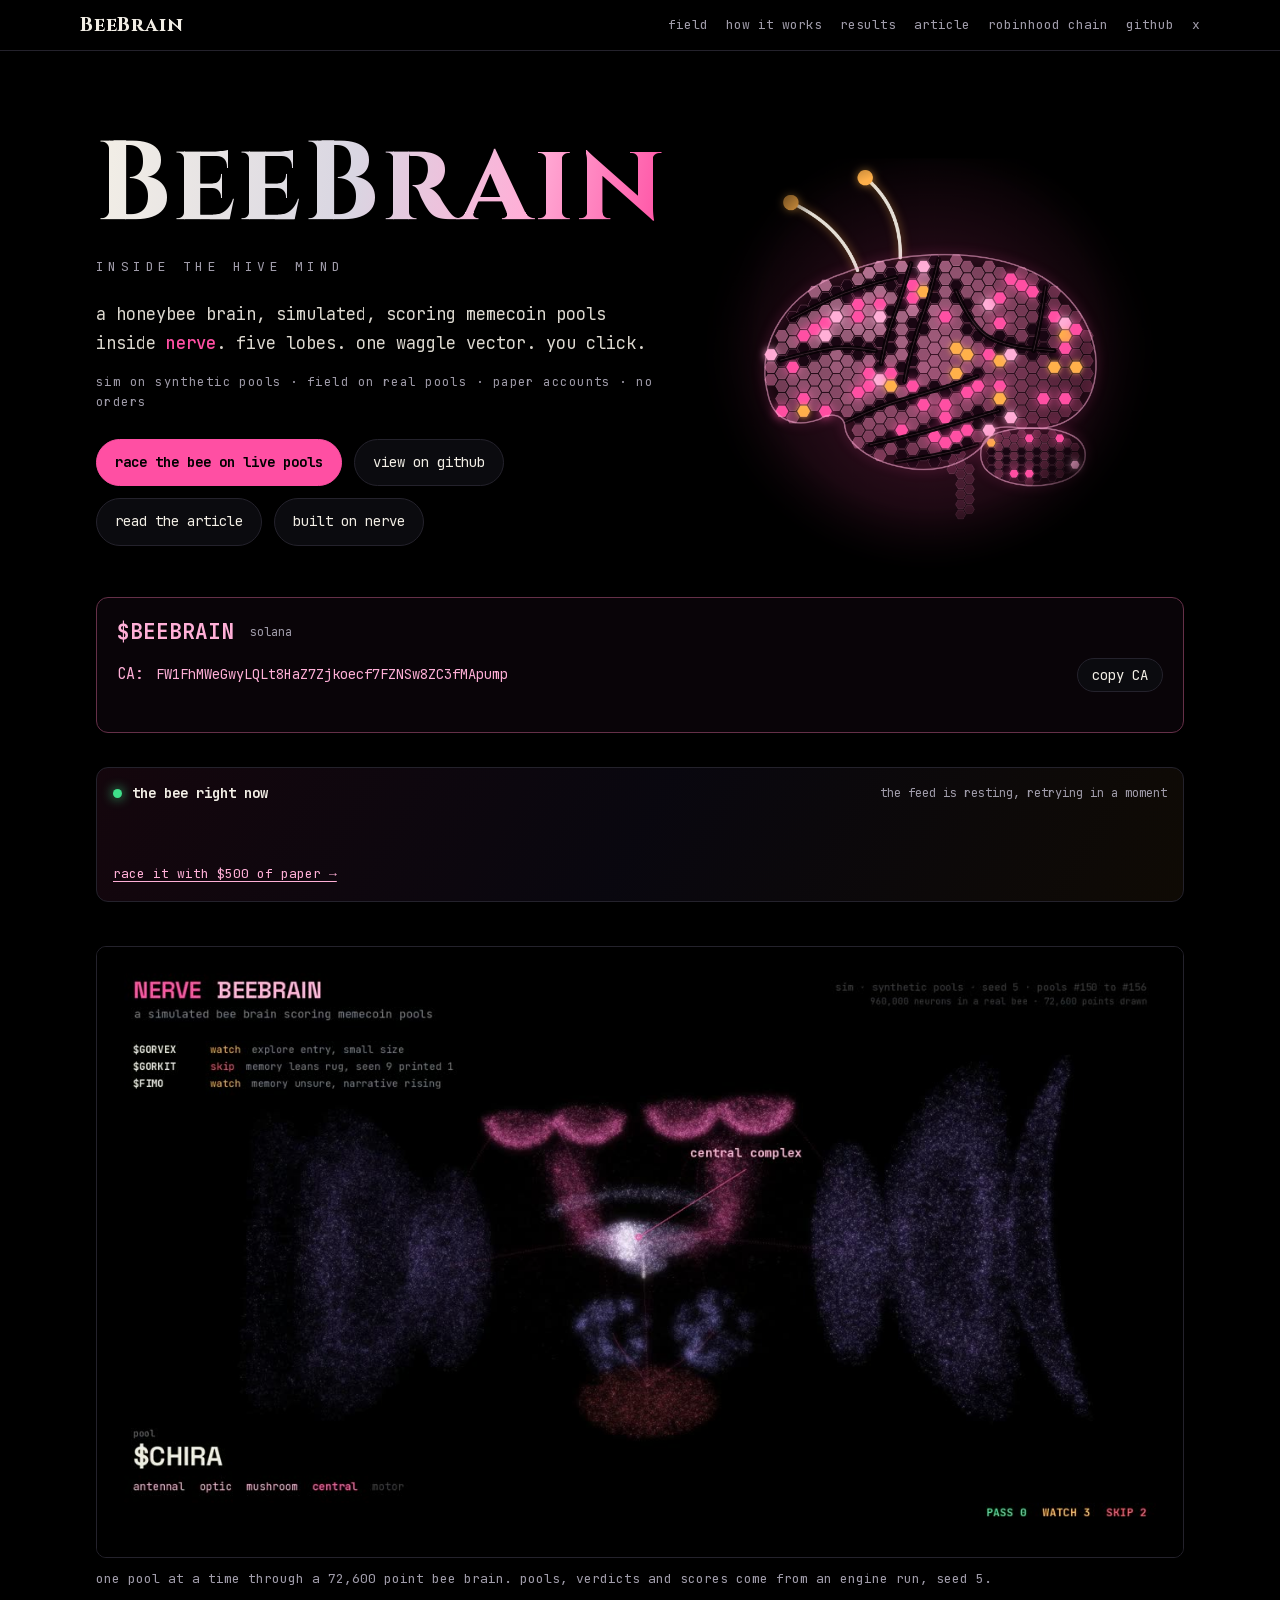
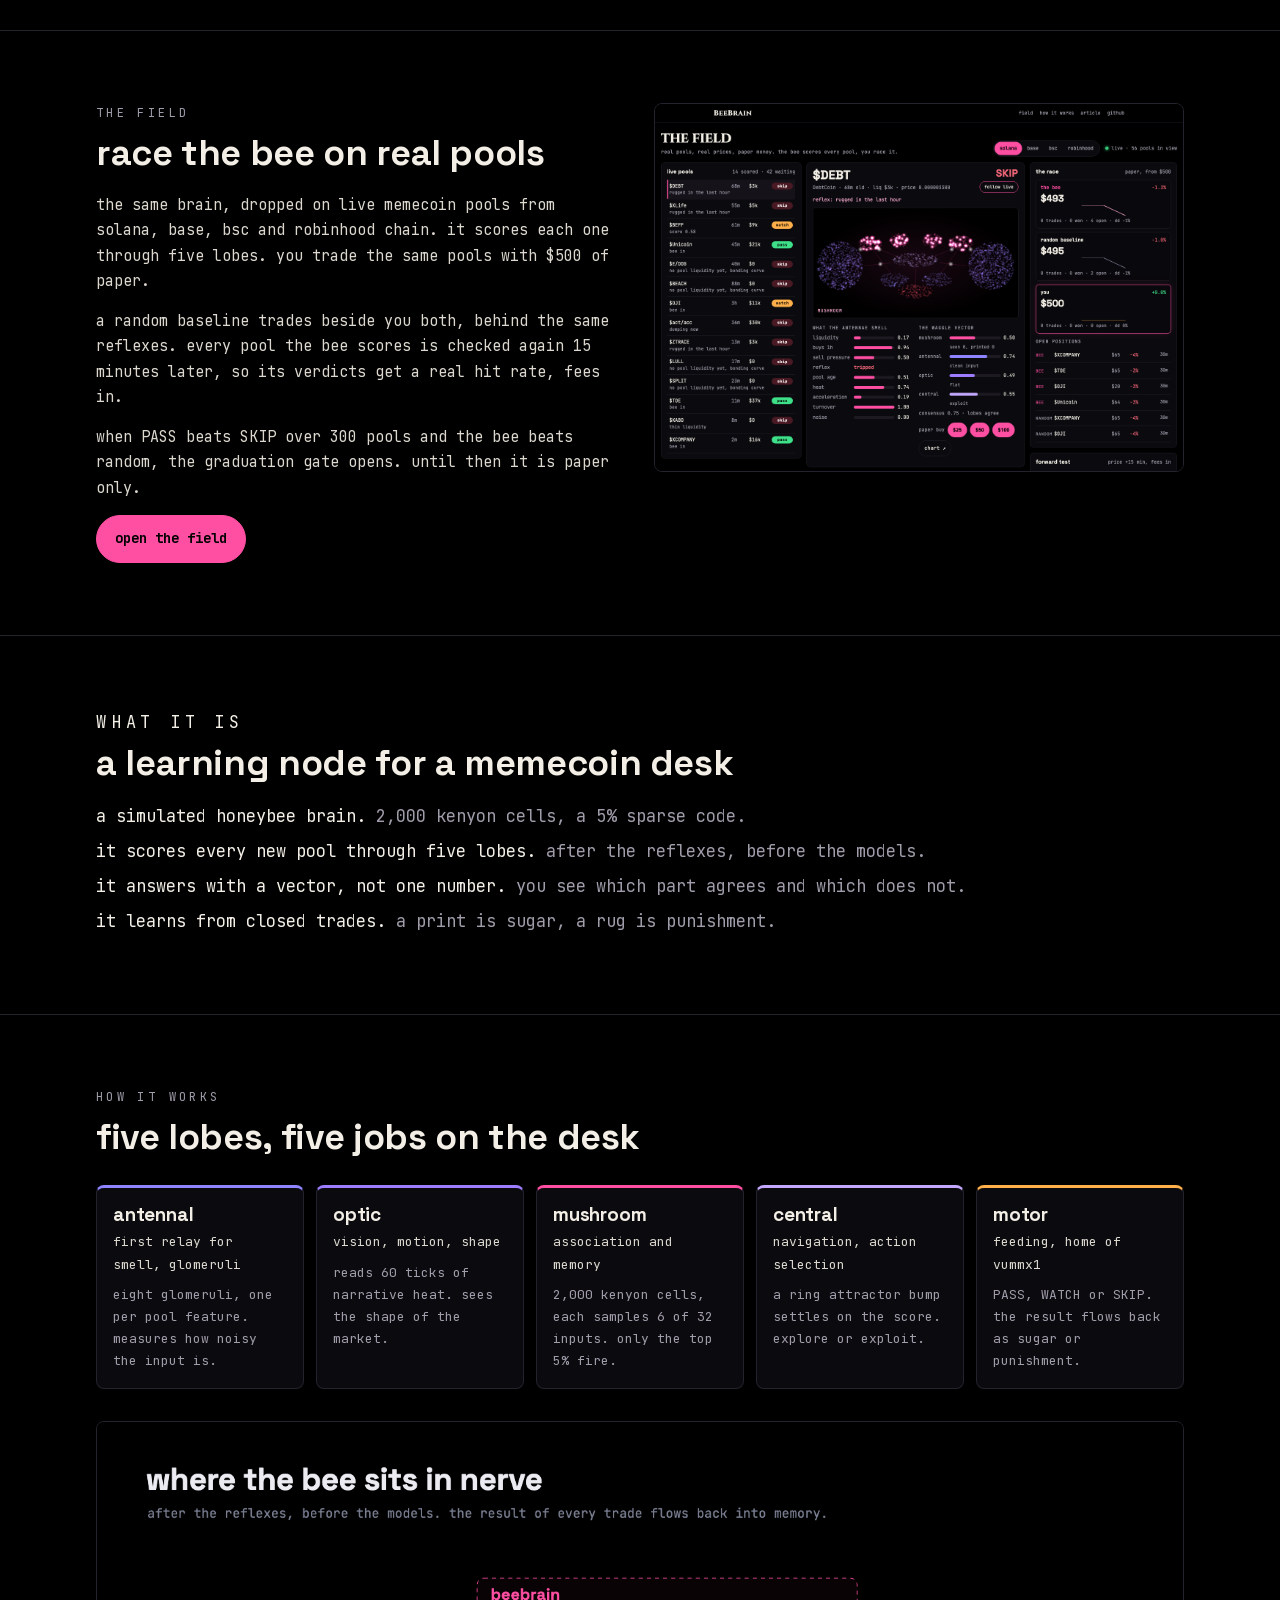
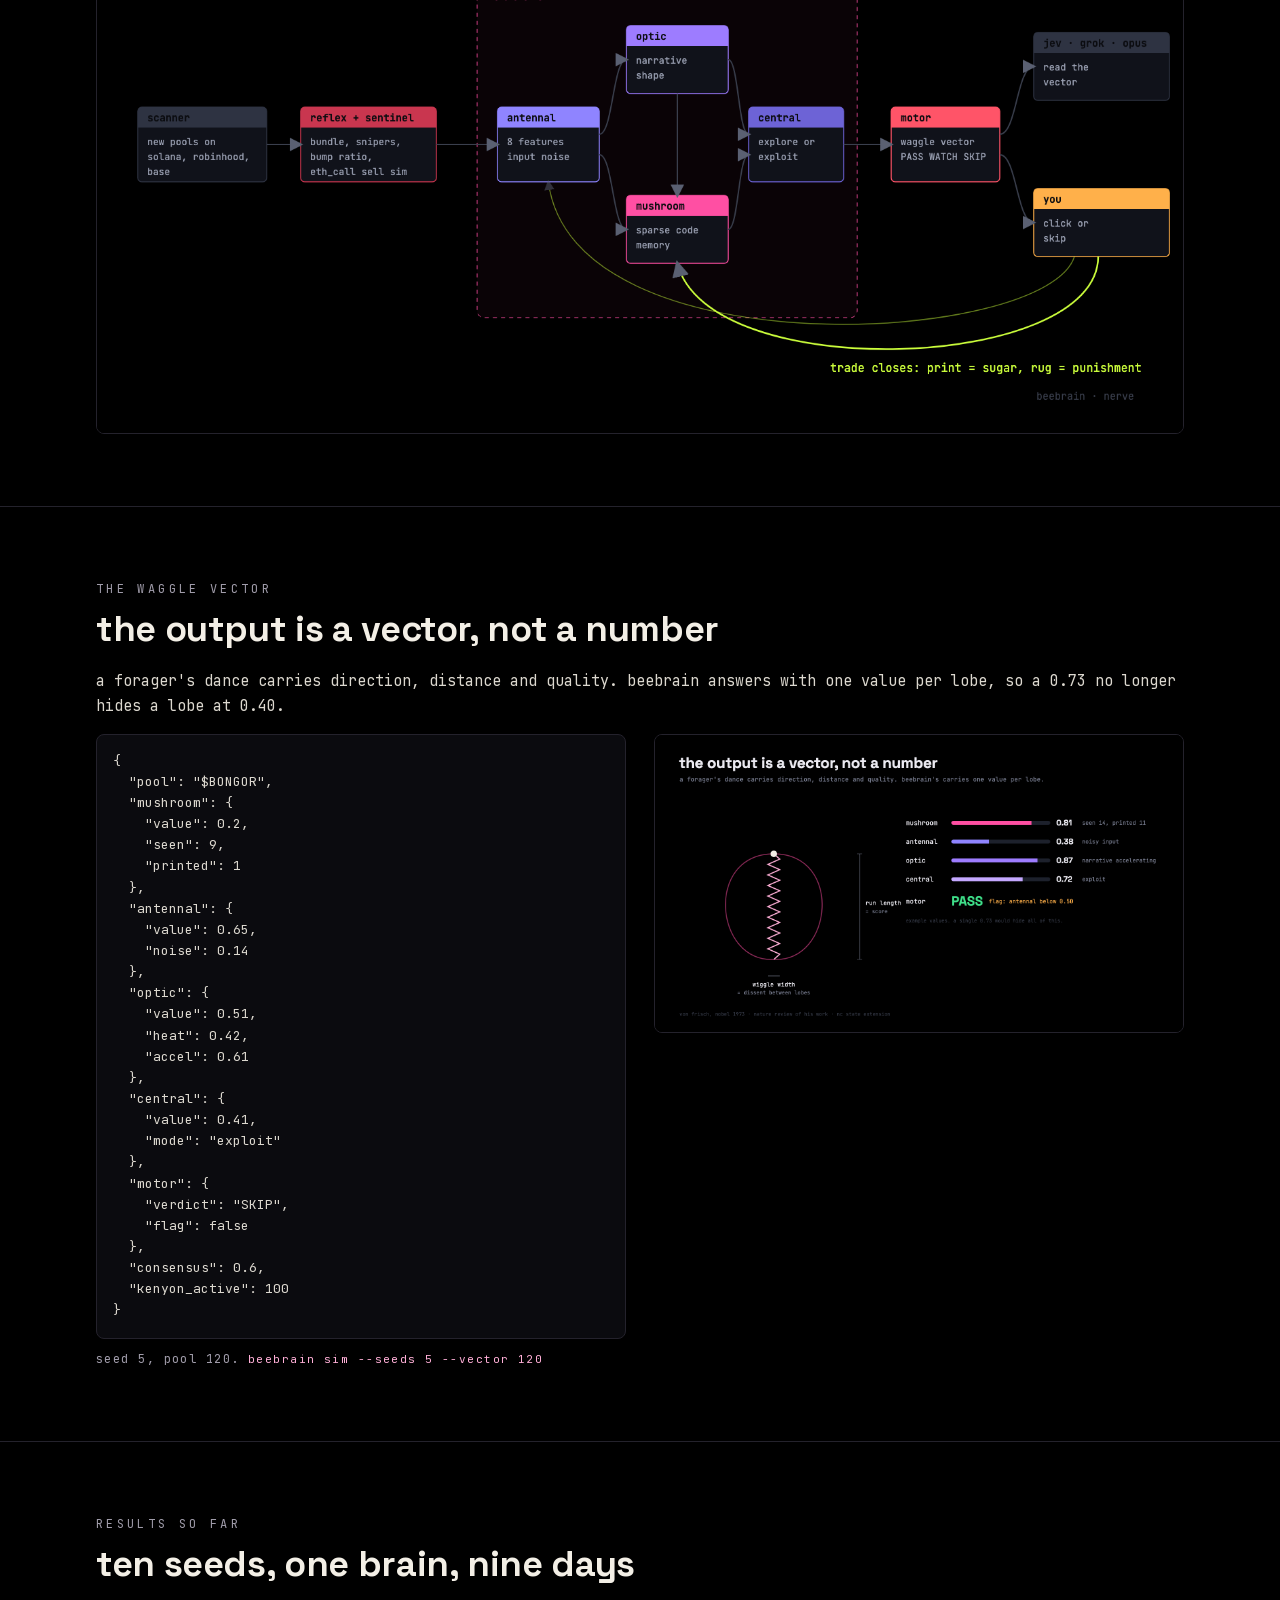
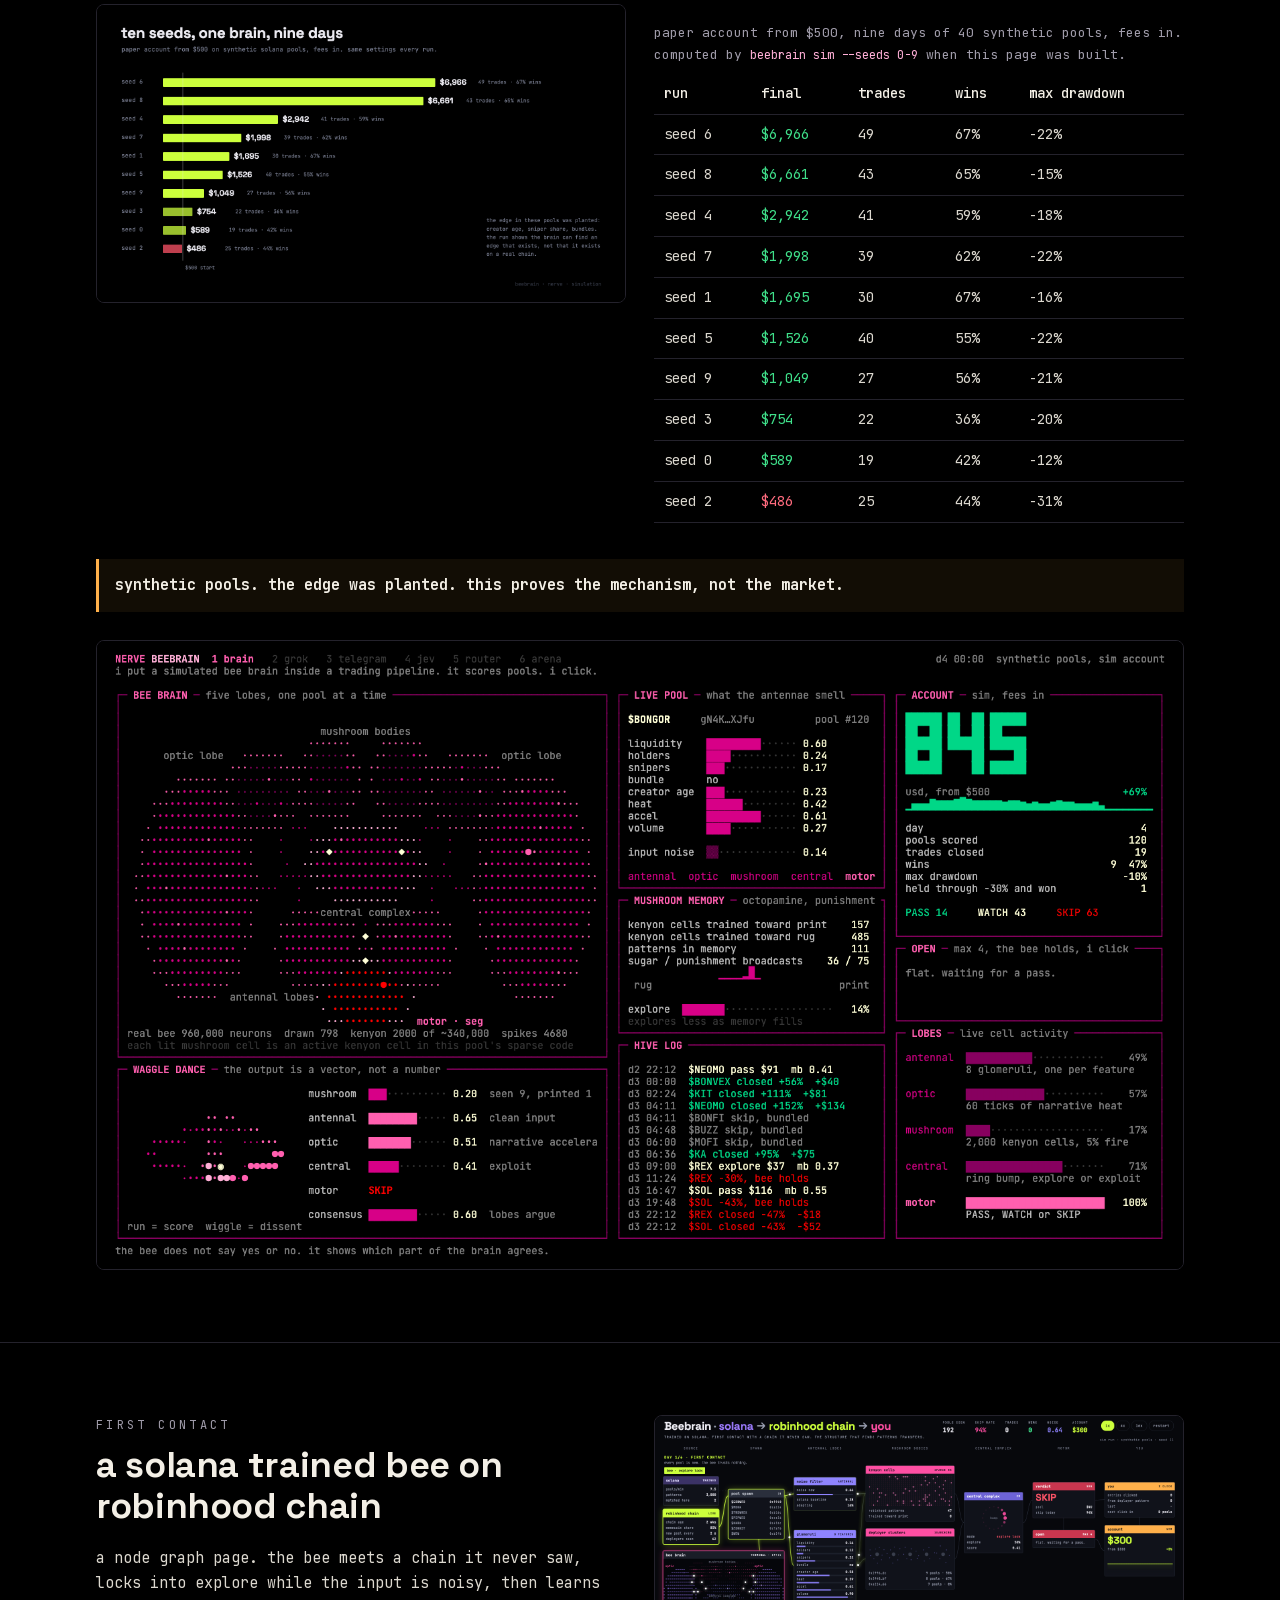
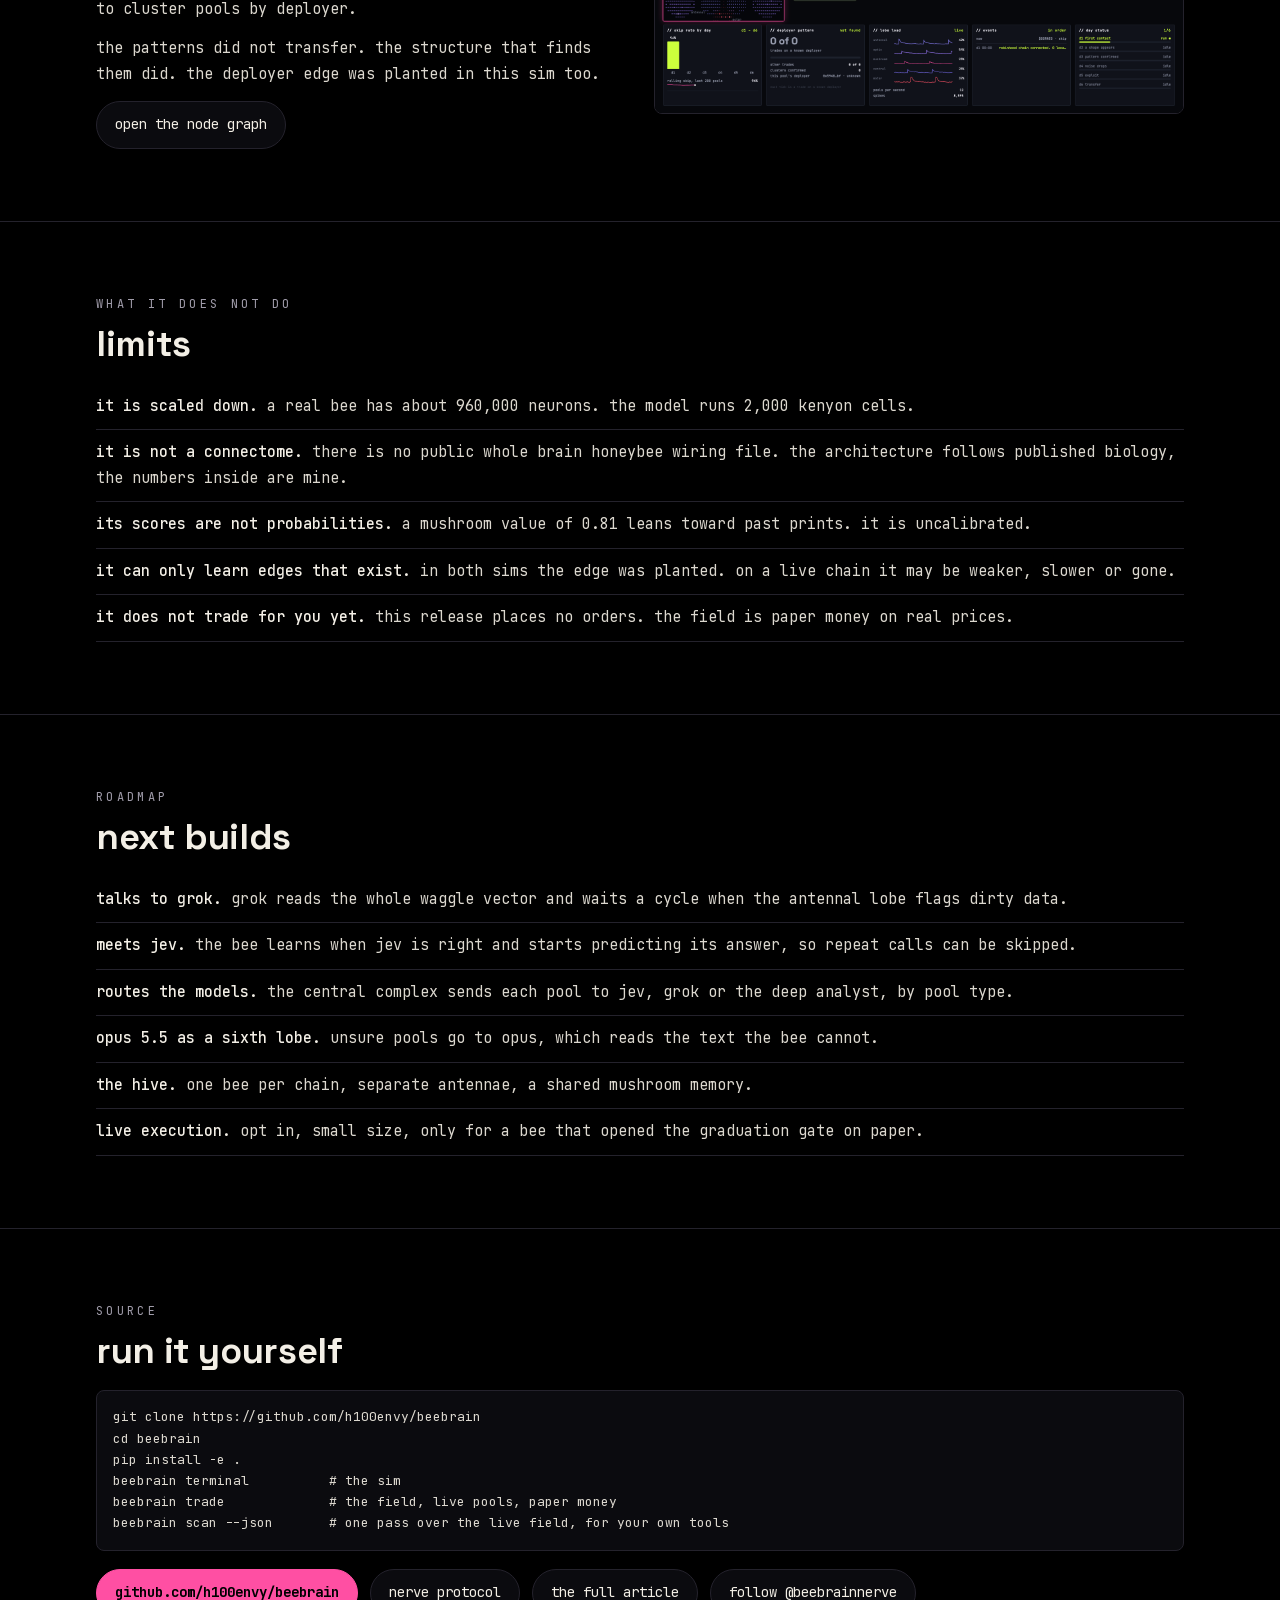
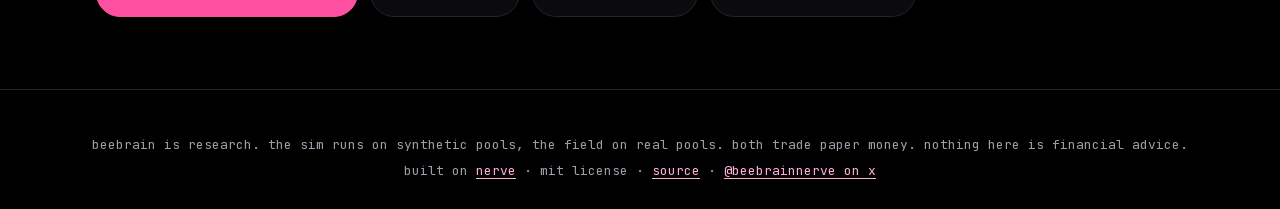
<file: web/index.html>
<!doctype html>
<html lang="en">
<head>
<meta charset="utf-8">
<meta name="viewport" content="width=device-width, initial-scale=1">
<title>BeeBrain · NERVE</title>
<meta name="description" content="a honeybee brain, simulated, scoring memecoin pools inside nerve">
<meta name="theme-color" content="#000000">
<link rel="canonical" href="https://beebrain.pro/">
<meta property="og:type" content="website">
<meta property="og:site_name" content="BeeBrain">
<meta property="og:title" content="BeeBrain · NERVE">
<meta property="og:description" content="a honeybee brain, simulated, scoring memecoin pools inside nerve">
<meta property="og:url" content="https://beebrain.pro/">
<meta property="og:image" content="https://beebrain.pro/assets/brand/cover.png">
<meta property="og:image:width" content="1500">
<meta property="og:image:height" content="600">
<meta property="og:image:alt" content="a honeycomb brain with the BeeBrain wordmark">
<meta name="twitter:card" content="summary_large_image">
<meta name="twitter:site" content="@beebrainnerve">
<meta name="twitter:title" content="BeeBrain · NERVE">
<meta name="twitter:description" content="a honeybee brain, simulated, scoring memecoin pools inside nerve">
<meta name="twitter:image" content="https://beebrain.pro/assets/brand/cover.png">
<link rel="icon" href="assets/brand/favicon.ico" sizes="any">
<link rel="icon" type="image/png" sizes="32x32" href="assets/brand/favicon-32.png">
<link rel="icon" type="image/png" sizes="16x16" href="assets/brand/favicon-16.png">
<link rel="apple-touch-icon" href="assets/brand/apple-touch-icon.png">
<link rel="preload" href="assets/fonts/jetbrainsmono-latin.woff2" as="font" type="font/woff2" crossorigin>
<link rel="preload" href="assets/fonts/cinzel-latin.woff2" as="font" type="font/woff2" crossorigin>
<link rel="stylesheet" href="assets/fonts/fonts.css">
<link rel="stylesheet" href="assets/site.css">
</head>
<body>
<a class="skip" href="#main">skip to content</a>
<header class="bar">
  <a class="mark" href="./">BeeBrain</a>
  <nav aria-label="site">
    <a href="trade/">field</a>
    <a class="wide-only" href="#how">how it works</a>
    <a class="wide-only" href="#results">results</a>
    <a href="article/">article</a>
    <a href="robinhood/">robinhood chain</a>
    <a href="https://github.com/h100envy/beebrain">github</a>
    <a href="https://x.com/beebrainnerve">x</a>
  </nav>
</header>

<main id="main">
<section class="hero">
  <div class="wrap">
    <div class="hero-grid">
      <div>
        <h1 class="wordmark">BeeBrain</h1>
        <p class="tagline">inside the hive mind</p>
        <p class="lede">a honeybee brain, simulated, scoring memecoin pools inside <b>nerve</b>. five lobes. one waggle vector. you click.</p>
        <p class="sim-tag">sim on synthetic pools · field on real pools · paper accounts · no orders</p>
        <div class="cta">
          <a class="btn primary" href="trade/">race the bee on live pools</a>
          <a class="btn" href="https://github.com/h100envy/beebrain">view on github</a>
          <a class="btn" href="article/">read the article</a>
          <a class="btn" href="https://github.com/h100envy/nerve">built on nerve</a>
        </div>
      </div>
      <div class="hero-art">
        <img src="assets/brand/avatar.png" width="800" height="800" alt="a brain drawn as pink and amber honeycomb cells, with two antennae">
      </div>
    </div>

    <!-- sim:token -->
<div class="token-card" aria-label="token contract">
  <div class="token-heading"><strong>$BEEBRAIN</strong><span>solana</span></div>
  <div class="token-contract"><span>CA:</span><code id="token-address">FW1FhMWeGwyLQLt8HaZ7Zjkoecf7FZNSw8ZC3fMApump</code>
    <button class="btn" id="copy-token-ca" type="button">copy CA</button></div>
  <p class="token-feedback" id="token-feedback" role="status"></p>
</div>
<!-- /sim:token -->

    <div id="ticker" class="ticker" aria-live="polite">
      <div class="tick-head"><span class="live-dot" aria-hidden="true"></span><b>the bee right now</b><span class="tick-stat">waking up the bee</span></div>
      <ul class="tick-list"></ul>
      <a class="tick-cta" href="trade/">race it with $500 of paper →</a>
    </div>

    <div class="film">
      <figure>
        <div class="frame">
          <video autoplay muted loop playsinline preload="metadata" poster="assets/video/beebrain-3d-poster.jpg"
                 aria-label="a point cloud honeybee brain. a pool travels through the antennal lobes, optic lobes, mushroom bodies and central complex, and the motor lights up with the verdict.">
            <source src="assets/video/beebrain-3d-1080.mp4" type="video/mp4" media="(min-width: 1280px)">
            <source src="assets/video/beebrain-3d-720.mp4" type="video/mp4">
          </video>
          <img class="poster" src="assets/video/beebrain-3d-poster.jpg" width="1280" height="720" alt="the point cloud honeybee brain with a pool passing through the central complex">
        </div>
        <figcaption>one pool at a time through a 72,600 point bee brain. pools, verdicts and scores come from an engine run, seed 5.</figcaption>
      </figure>
    </div>
  </div>
</section>

<section id="field">
  <div class="wrap two">
    <div>
      <p class="kicker">the field</p>
      <h2>race the bee on real pools</h2>
      <p>the same brain, dropped on live memecoin pools from solana, base, bsc and robinhood chain. it scores each one through five lobes. you trade the same pools with $500 of paper.</p>
      <p>a random baseline trades beside you both, behind the same reflexes. every pool the bee scores is checked again 15 minutes later, so its verdicts get a real hit rate, fees in.</p>
      <p>when PASS beats SKIP over 300 pools and the bee beats random, the graduation gate opens. until then it is paper only.</p>
      <div class="links"><a class="btn primary" href="trade/">open the field</a></div>
    </div>
    <figure>
      <img class="shot" src="assets/brand/field.png" width="1440" height="1000" loading="lazy"
           alt="the field page: live pools on the left, the bee brain and its senses in the middle, three paper accounts racing on the right">
    </figure>
  </div>
</section>

<section id="what">
  <div class="wrap four">
    <p class="kicker">what it is</p>
    <h2>a learning node for a memecoin desk</h2>
    <p>a simulated honeybee brain. <span>2,000 kenyon cells, a 5% sparse code.</span></p>
    <p>it scores every new pool through five lobes. <span>after the reflexes, before the models.</span></p>
    <p>it answers with a vector, not one number. <span>you see which part agrees and which does not.</span></p>
    <p>it learns from closed trades. <span>a print is sugar, a rug is punishment.</span></p>
  </div>
</section>

<section id="how">
  <div class="wrap">
    <p class="kicker">how it works</p>
    <h2>five lobes, five jobs on the desk</h2>
    <div class="lobes">
      <div class="lobe" style="--c:#8f84ff">
        <h3>antennal</h3>
        <p class="bee">first relay for smell, glomeruli</p>
        <p>eight glomeruli, one per pool feature. measures how noisy the input is.</p>
      </div>
      <div class="lobe" style="--c:#9d7cff">
        <h3>optic</h3>
        <p class="bee">vision, motion, shape</p>
        <p>reads 60 ticks of narrative heat. sees the shape of the market.</p>
      </div>
      <div class="lobe" style="--c:#ff4fa3">
        <h3>mushroom</h3>
        <p class="bee">association and memory</p>
        <p>2,000 kenyon cells, each samples 6 of 32 inputs. only the top 5% fire.</p>
      </div>
      <div class="lobe" style="--c:#c4a8ff">
        <h3>central</h3>
        <p class="bee">navigation, action selection</p>
        <p>a ring attractor bump settles on the score. explore or exploit.</p>
      </div>
      <div class="lobe" style="--c:#ffb04a">
        <h3>motor</h3>
        <p class="bee">feeding, home of vummx1</p>
        <p>PASS, WATCH or SKIP. the result flows back as sugar or punishment.</p>
      </div>
    </div>
    <figure style="margin-top:32px">
      <img class="shot" src="assets/article/05-pipeline.png" width="1600" height="900" loading="lazy"
           alt="pipeline diagram: scanner, then reflex and sentinel, then the five beebrain lobes, then jev, grok, opus and you. closed trades flow back into memory as sugar or punishment.">
    </figure>
  </div>
</section>

<section id="waggle">
  <div class="wrap">
    <p class="kicker">the waggle vector</p>
    <h2>the output is a vector, not a number</h2>
    <p>a forager's dance carries direction, distance and quality. beebrain answers with one value per lobe, so a 0.73 no longer hides a lobe at 0.40.</p>
    <div class="two">
      <div>
        <!-- sim:vector -->
<pre><code>{
  &quot;pool&quot;: &quot;$BONGOR&quot;,
  &quot;mushroom&quot;: {
    &quot;value&quot;: 0.2,
    &quot;seen&quot;: 9,
    &quot;printed&quot;: 1
  },
  &quot;antennal&quot;: {
    &quot;value&quot;: 0.65,
    &quot;noise&quot;: 0.14
  },
  &quot;optic&quot;: {
    &quot;value&quot;: 0.51,
    &quot;heat&quot;: 0.42,
    &quot;accel&quot;: 0.61
  },
  &quot;central&quot;: {
    &quot;value&quot;: 0.41,
    &quot;mode&quot;: &quot;exploit&quot;
  },
  &quot;motor&quot;: {
    &quot;verdict&quot;: &quot;SKIP&quot;,
    &quot;flag&quot;: false
  },
  &quot;consensus&quot;: 0.6,
  &quot;kenyon_active&quot;: 100
}</code></pre>
<!-- /sim:vector -->
        <p class="sim-tag" style="margin-top:10px">seed 5, pool 120. <code>beebrain sim --seeds 5 --vector 120</code></p>
      </div>
      <figure>
        <img class="shot" src="assets/article/04-waggle-vector.png" width="1600" height="900" loading="lazy"
             alt="a figure eight waggle dance next to bars for mushroom, antennal, optic and central, and a motor verdict">
      </figure>
    </div>
  </div>
</section>

<section id="results">
  <div class="wrap">
    <p class="kicker">results so far</p>
    <h2>ten seeds, one brain, nine days</h2>
    <div class="two">
      <figure>
        <img class="shot" src="assets/article/06-solana-seeds.png" width="1600" height="900" loading="lazy"
             alt="bar chart of the paper account after nine days for seeds 0 to 9, starting from 500 dollars">
      </figure>
      <div>
        <!-- sim:seeds -->
<div class="table"><table><caption>paper account from $500, nine days of 40 synthetic pools, fees in. computed by <code>beebrain sim --seeds 0-9</code> when this page was built.</caption><thead><tr><th scope="col">run</th><th scope="col">final</th><th scope="col">trades</th><th scope="col">wins</th><th scope="col">max drawdown</th></tr></thead><tbody><tr class="up"><td>seed 6</td><td>$6,966</td><td>49</td><td>67%</td><td>-22%</td></tr><tr class="up"><td>seed 8</td><td>$6,661</td><td>43</td><td>65%</td><td>-15%</td></tr><tr class="up"><td>seed 4</td><td>$2,942</td><td>41</td><td>59%</td><td>-18%</td></tr><tr class="up"><td>seed 7</td><td>$1,998</td><td>39</td><td>62%</td><td>-22%</td></tr><tr class="up"><td>seed 1</td><td>$1,695</td><td>30</td><td>67%</td><td>-16%</td></tr><tr class="up"><td>seed 5</td><td>$1,526</td><td>40</td><td>55%</td><td>-22%</td></tr><tr class="up"><td>seed 9</td><td>$1,049</td><td>27</td><td>56%</td><td>-21%</td></tr><tr class="up"><td>seed 3</td><td>$754</td><td>22</td><td>36%</td><td>-20%</td></tr><tr class="up"><td>seed 0</td><td>$589</td><td>19</td><td>42%</td><td>-12%</td></tr><tr class="down"><td>seed 2</td><td>$486</td><td>25</td><td>44%</td><td>-31%</td></tr></tbody></table></div>
<!-- /sim:seeds -->
      </div>
    </div>
    <p class="caveat"><strong>synthetic pools. the edge was planted. this proves the mechanism, not the market.</strong></p>
    <figure style="margin-top:28px">
      <img class="shot" src="assets/article/07-terminal-solana.png" width="1620" height="936" loading="lazy"
           alt="the beebrain terminal: the drawn bee brain, the waggle dance, the live pool, mushroom memory, the paper account and the hive log">
    </figure>
  </div>
</section>

<section id="robinhood">
  <div class="wrap two">
    <div>
      <p class="kicker">first contact</p>
      <h2>a solana trained bee on robinhood chain</h2>
      <p>a node graph page. the bee meets a chain it never saw, locks into explore while the input is noisy, then learns to cluster pools by deployer.</p>
      <p>the patterns did not transfer. the structure that finds them did. the deployer edge was planted in this sim too.</p>
      <div class="links"><a class="btn" href="robinhood/">open the node graph</a></div>
    </div>
    <figure>
      <img class="shot" src="assets/article/08-robinhood-first-contact.png" width="1600" height="900" loading="lazy"
           alt="the robinhood chain node graph: source, spawn, antennal lobes, mushroom bodies, central complex, motor and you">
    </figure>
  </div>
</section>

<section id="limits">
  <div class="wrap">
    <p class="kicker">what it does not do</p>
    <h2>limits</h2>
    <ul class="plain">
      <li><b>it is scaled down.</b> a real bee has about 960,000 neurons. the model runs 2,000 kenyon cells.</li>
      <li><b>it is not a connectome.</b> there is no public whole brain honeybee wiring file. the architecture follows published biology, the numbers inside are mine.</li>
      <li><b>its scores are not probabilities.</b> a mushroom value of 0.81 leans toward past prints. it is uncalibrated.</li>
      <li><b>it can only learn edges that exist.</b> in both sims the edge was planted. on a live chain it may be weaker, slower or gone.</li>
      <li><b>it does not trade for you yet.</b> this release places no orders. the field is paper money on real prices.</li>
    </ul>
  </div>
</section>

<section id="roadmap">
  <div class="wrap">
    <p class="kicker">roadmap</p>
    <h2>next builds</h2>
    <ul class="plain">
      <li><b>talks to grok.</b> grok reads the whole waggle vector and waits a cycle when the antennal lobe flags dirty data.</li>
      <li><b>meets jev.</b> the bee learns when jev is right and starts predicting its answer, so repeat calls can be skipped.</li>
      <li><b>routes the models.</b> the central complex sends each pool to jev, grok or the deep analyst, by pool type.</li>
      <li><b>opus 5.5 as a sixth lobe.</b> unsure pools go to opus, which reads the text the bee cannot.</li>
      <li><b>the hive.</b> one bee per chain, separate antennae, a shared mushroom memory.</li>
      <li><b>live execution.</b> opt in, small size, only for a bee that opened the graduation gate on paper.</li>
    </ul>
  </div>
</section>

<section id="links">
  <div class="wrap">
    <p class="kicker">source</p>
    <h2>run it yourself</h2>
    <pre><code>git clone https://github.com/h100envy/beebrain
cd beebrain
pip install -e .
beebrain terminal          # the sim
beebrain trade             # the field, live pools, paper money
beebrain scan --json       # one pass over the live field, for your own tools</code></pre>
    <div class="links" style="margin-top:18px">
      <a class="btn primary" href="https://github.com/h100envy/beebrain">github.com/h100envy/beebrain</a>
      <a class="btn" href="https://github.com/h100envy/nerve">nerve protocol</a>
      <a class="btn" href="article/">the full article</a>
      <a class="btn" href="https://x.com/beebrainnerve">follow @beebrainnerve</a>
    </div>
  </div>
</section>
</main>

<footer class="foot">
  <p>beebrain is research. the sim runs on synthetic pools, the field on real pools. both trade paper money. nothing here is financial advice.</p>
  <p>built on <a href="https://github.com/h100envy/nerve">nerve</a> · mit license · <a href="https://github.com/h100envy/beebrain">source</a> · <a href="https://x.com/beebrainnerve">@beebrainnerve on x</a></p>
</footer>
<script src="trade/bee.js"></script>
<script src="assets/live.js"></script>
<script src="assets/token.js"></script>
<script>
  // reduced motion: keep the poster, never start the video
  (function () {
    var v = document.querySelector(".frame video");
    if (!v || !window.matchMedia) return;
    var mq = window.matchMedia("(prefers-reduced-motion: reduce)");
    function apply() { if (mq.matches) { v.pause(); v.removeAttribute("autoplay"); } else { v.play().catch(function () {}); } }
    apply();
    if (mq.addEventListener) mq.addEventListener("change", apply);
  })();
</script>
</body>
</html>
</file>
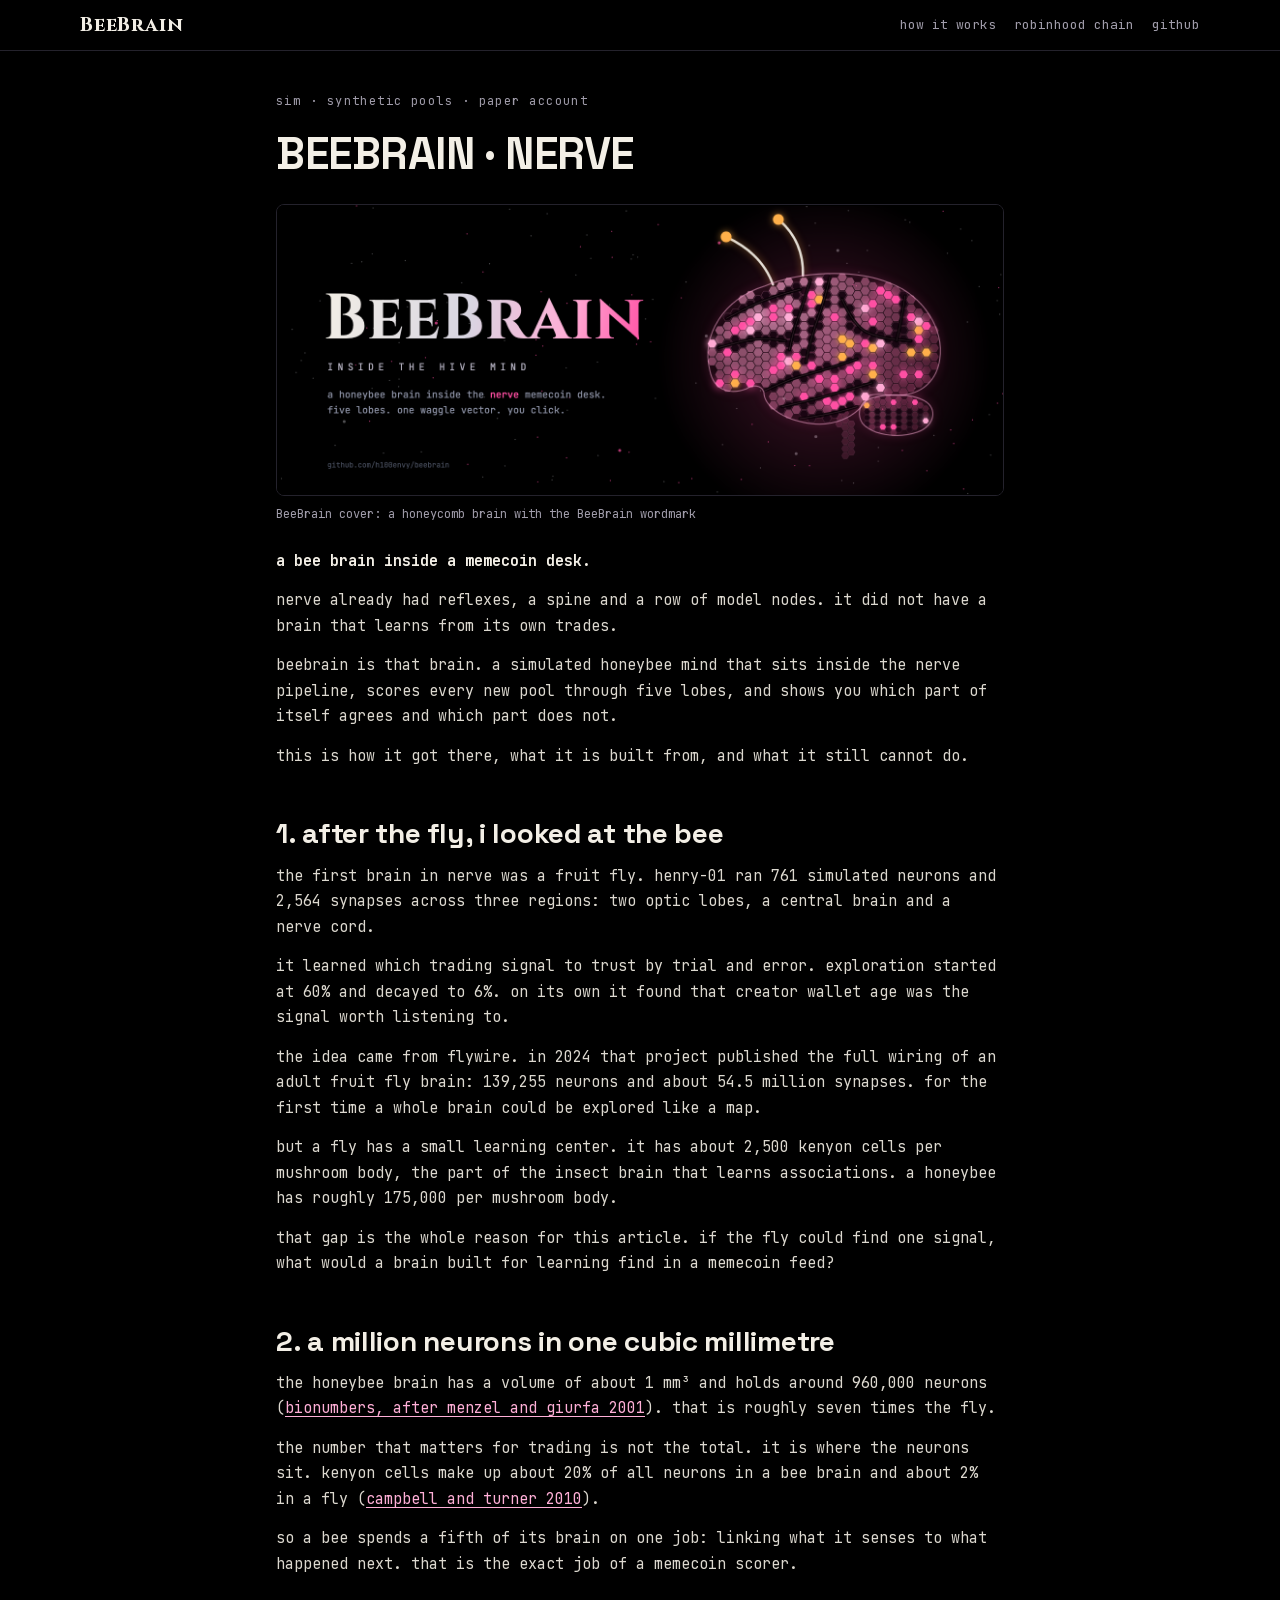
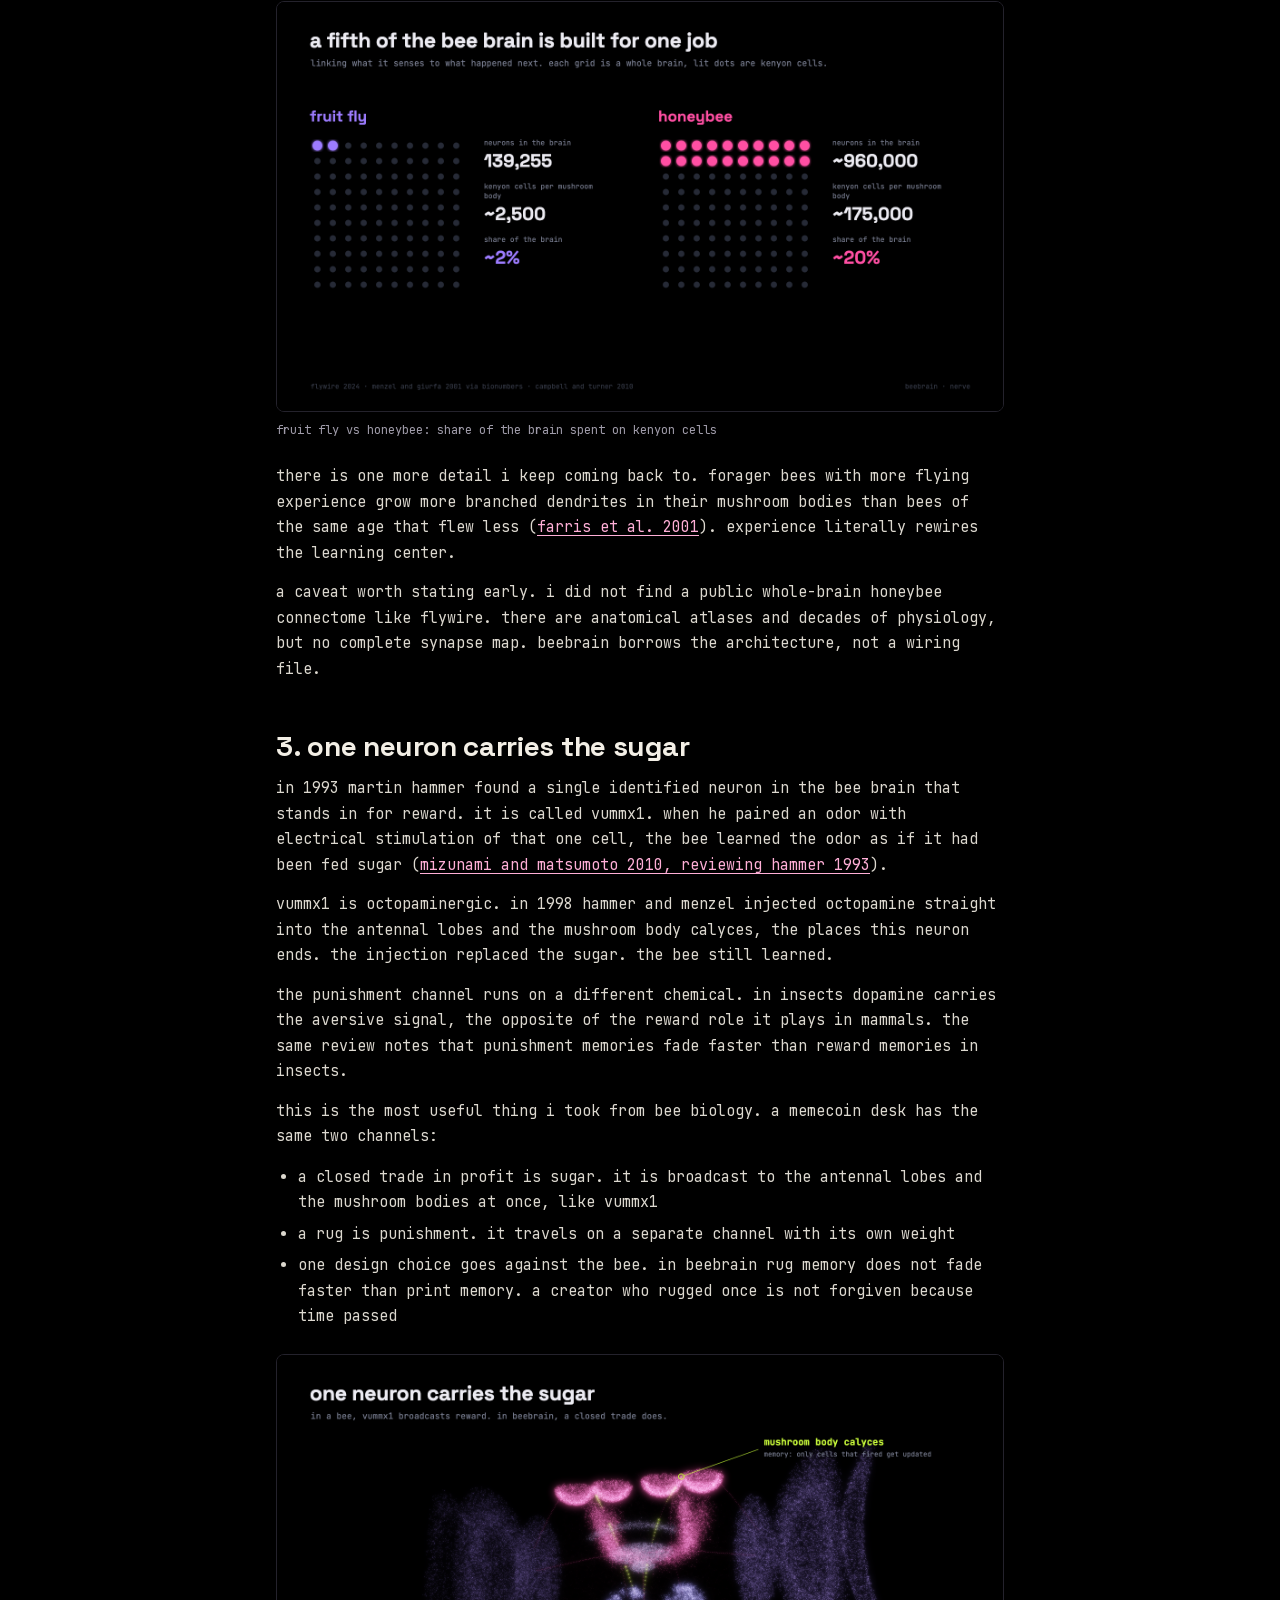
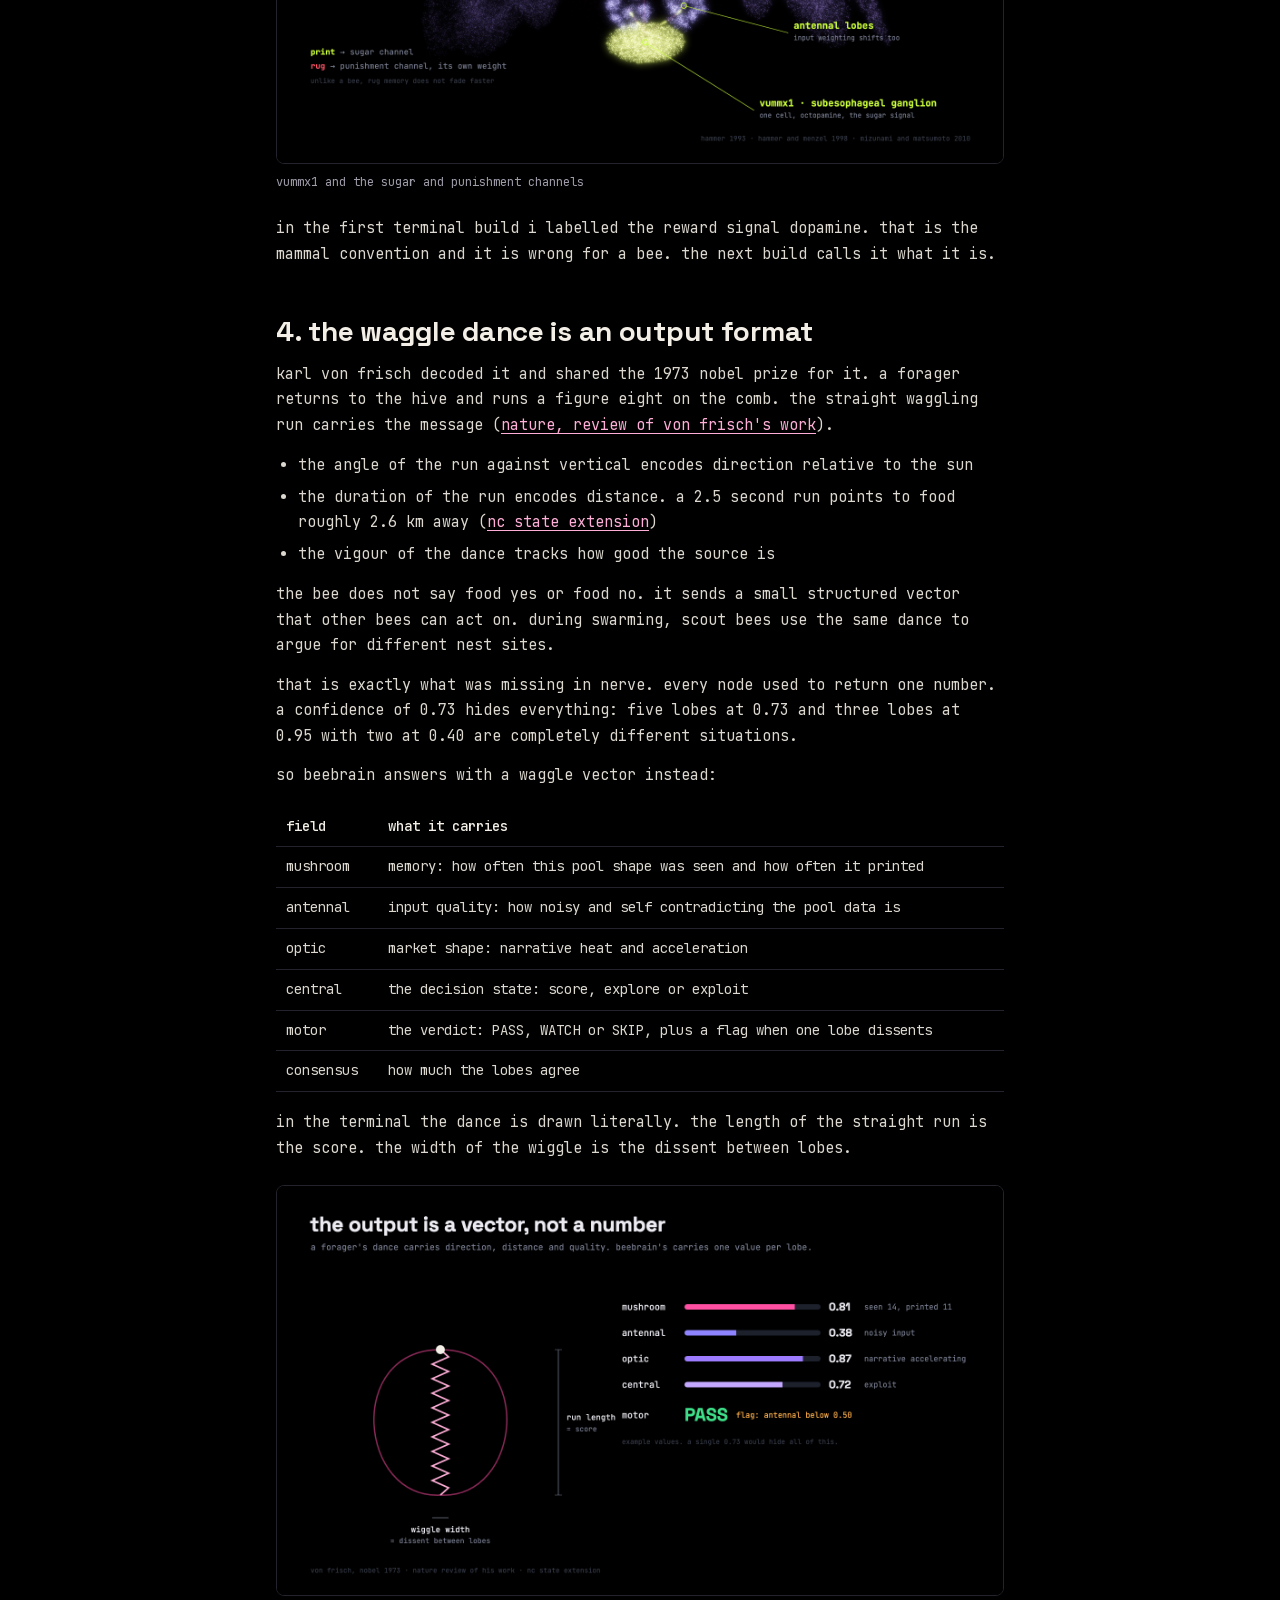
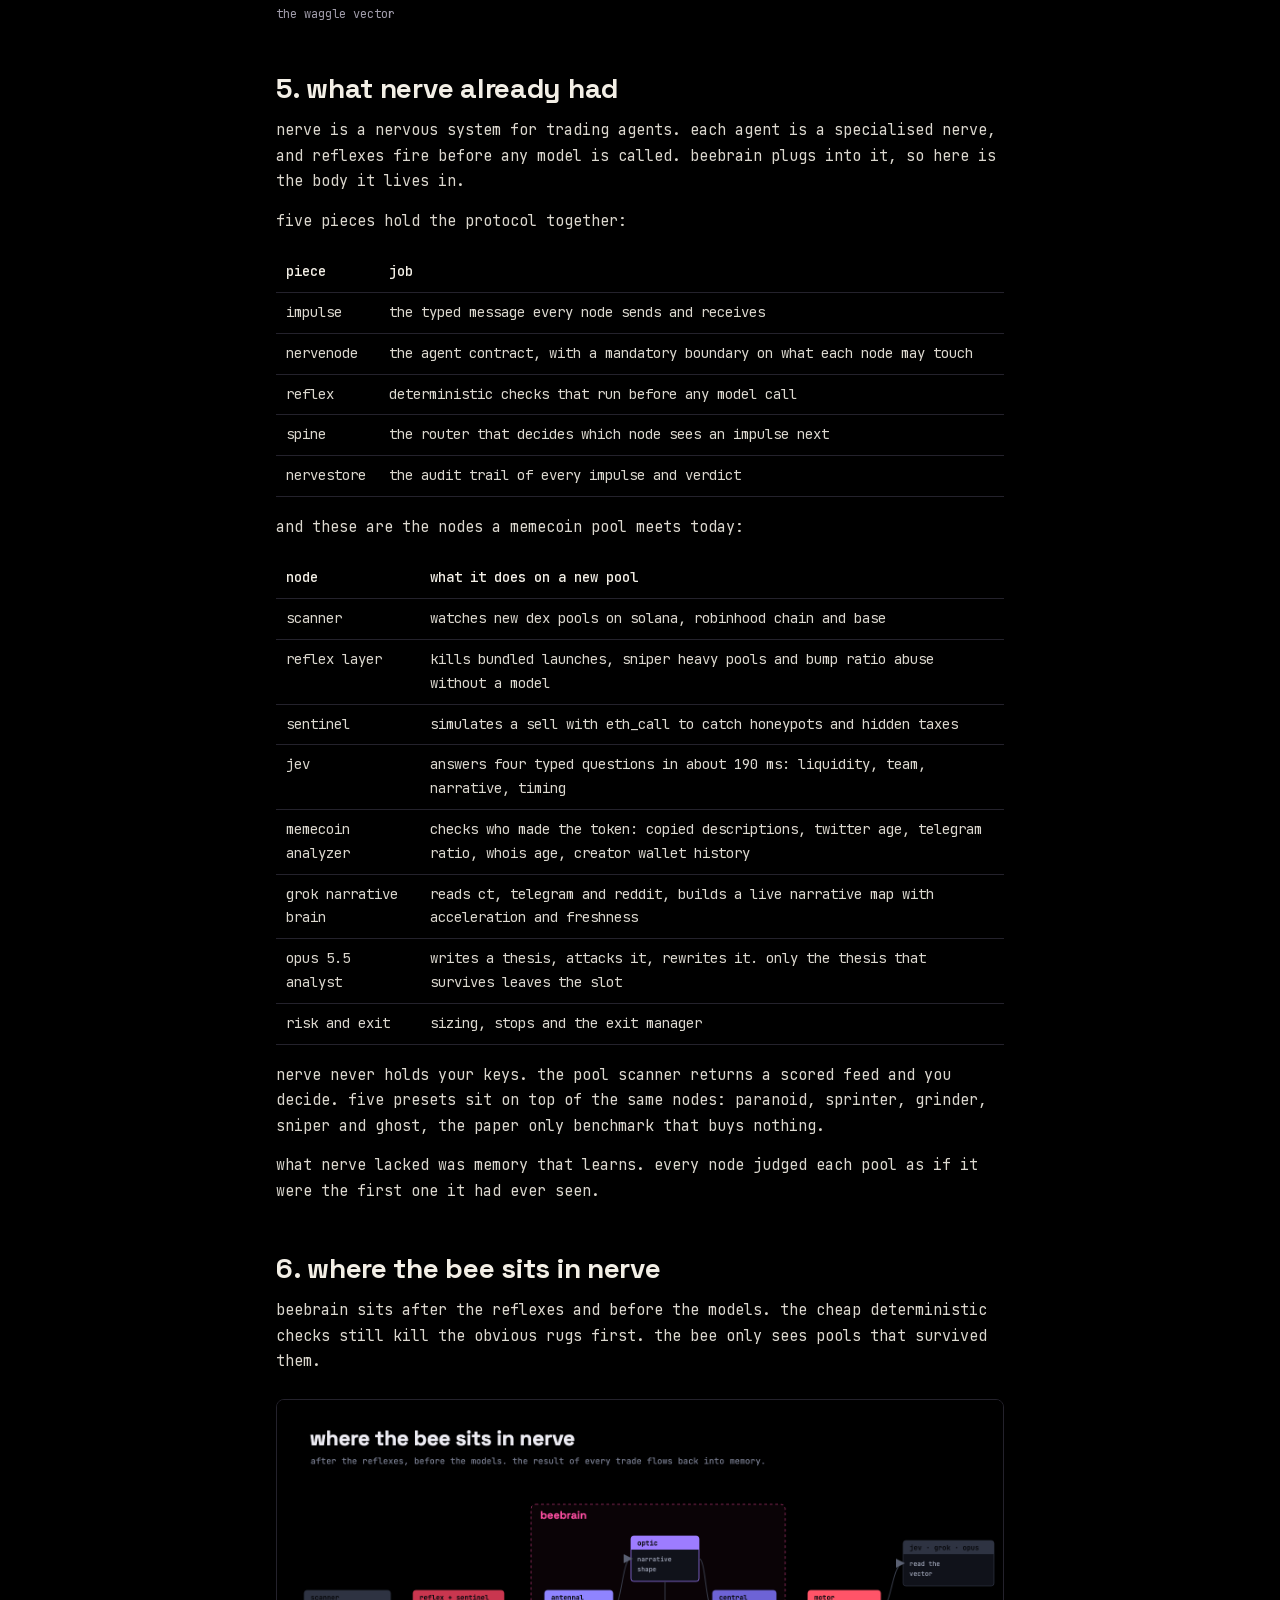
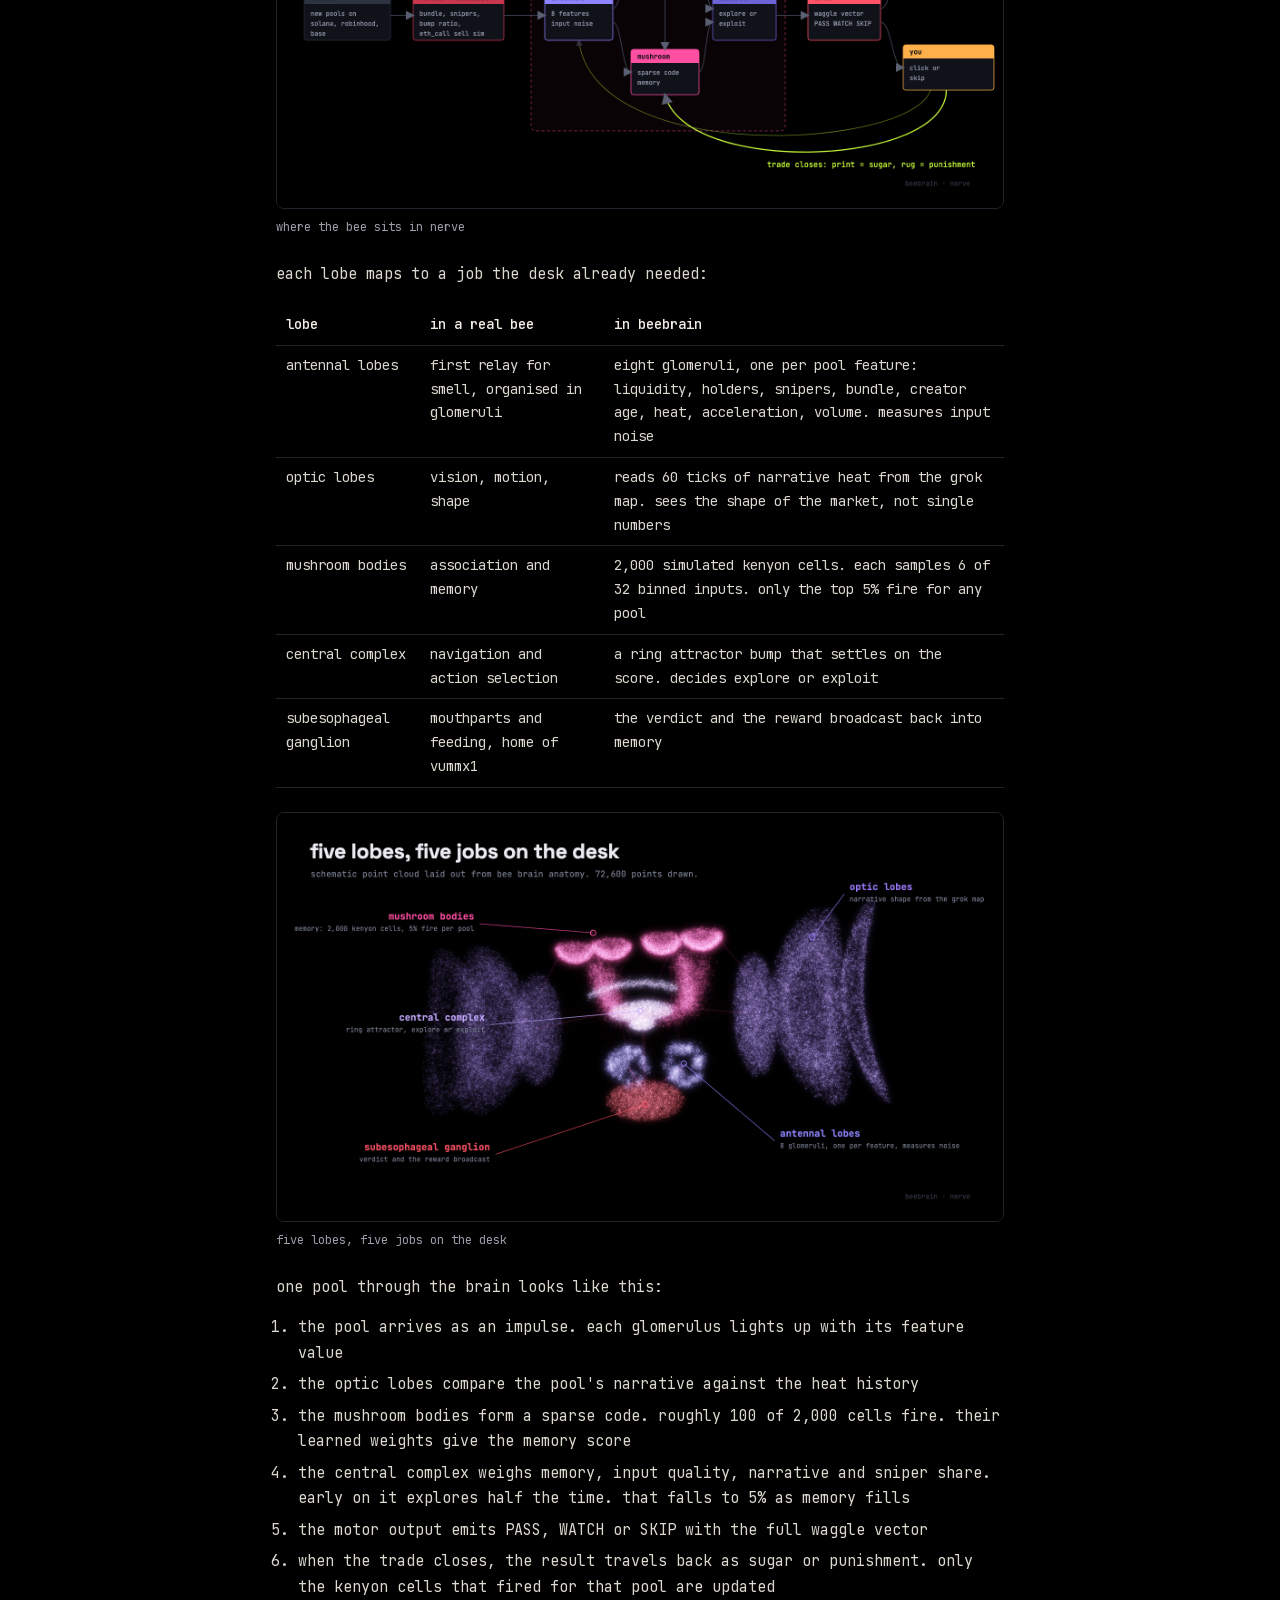
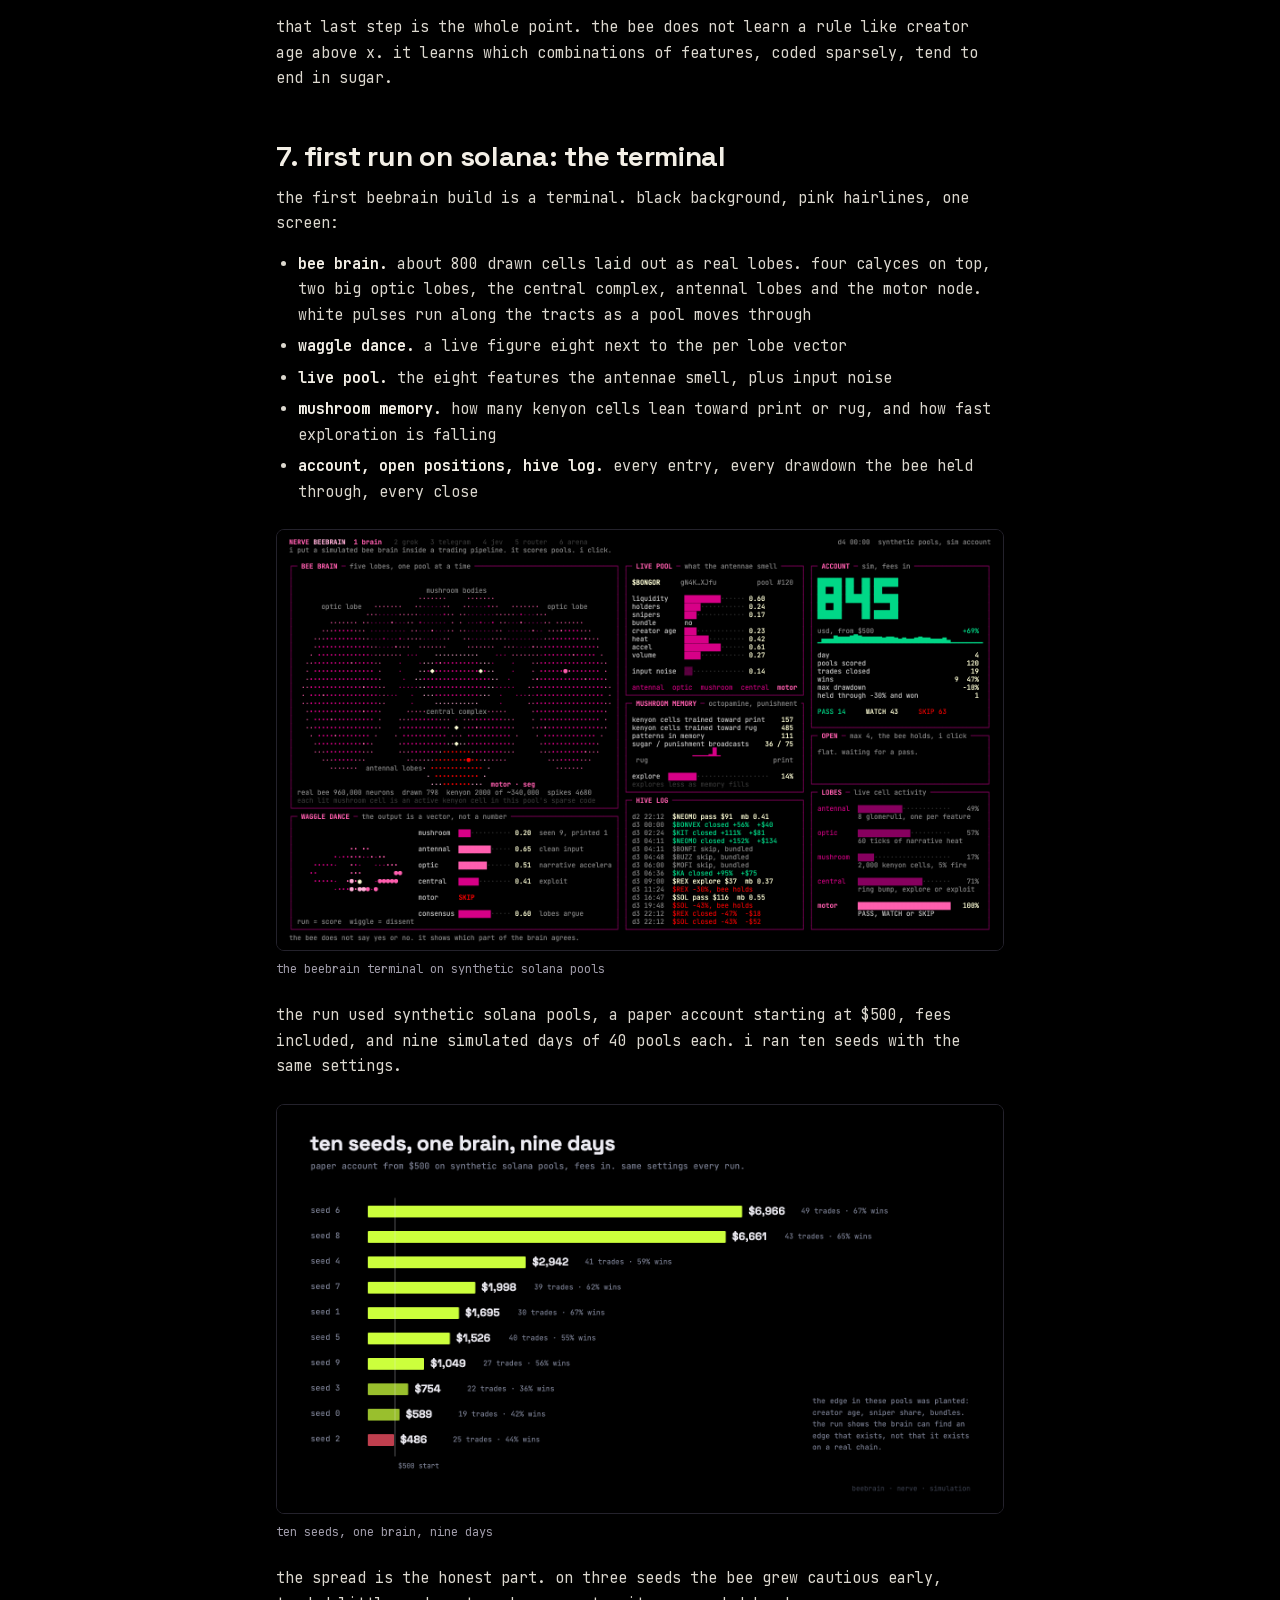
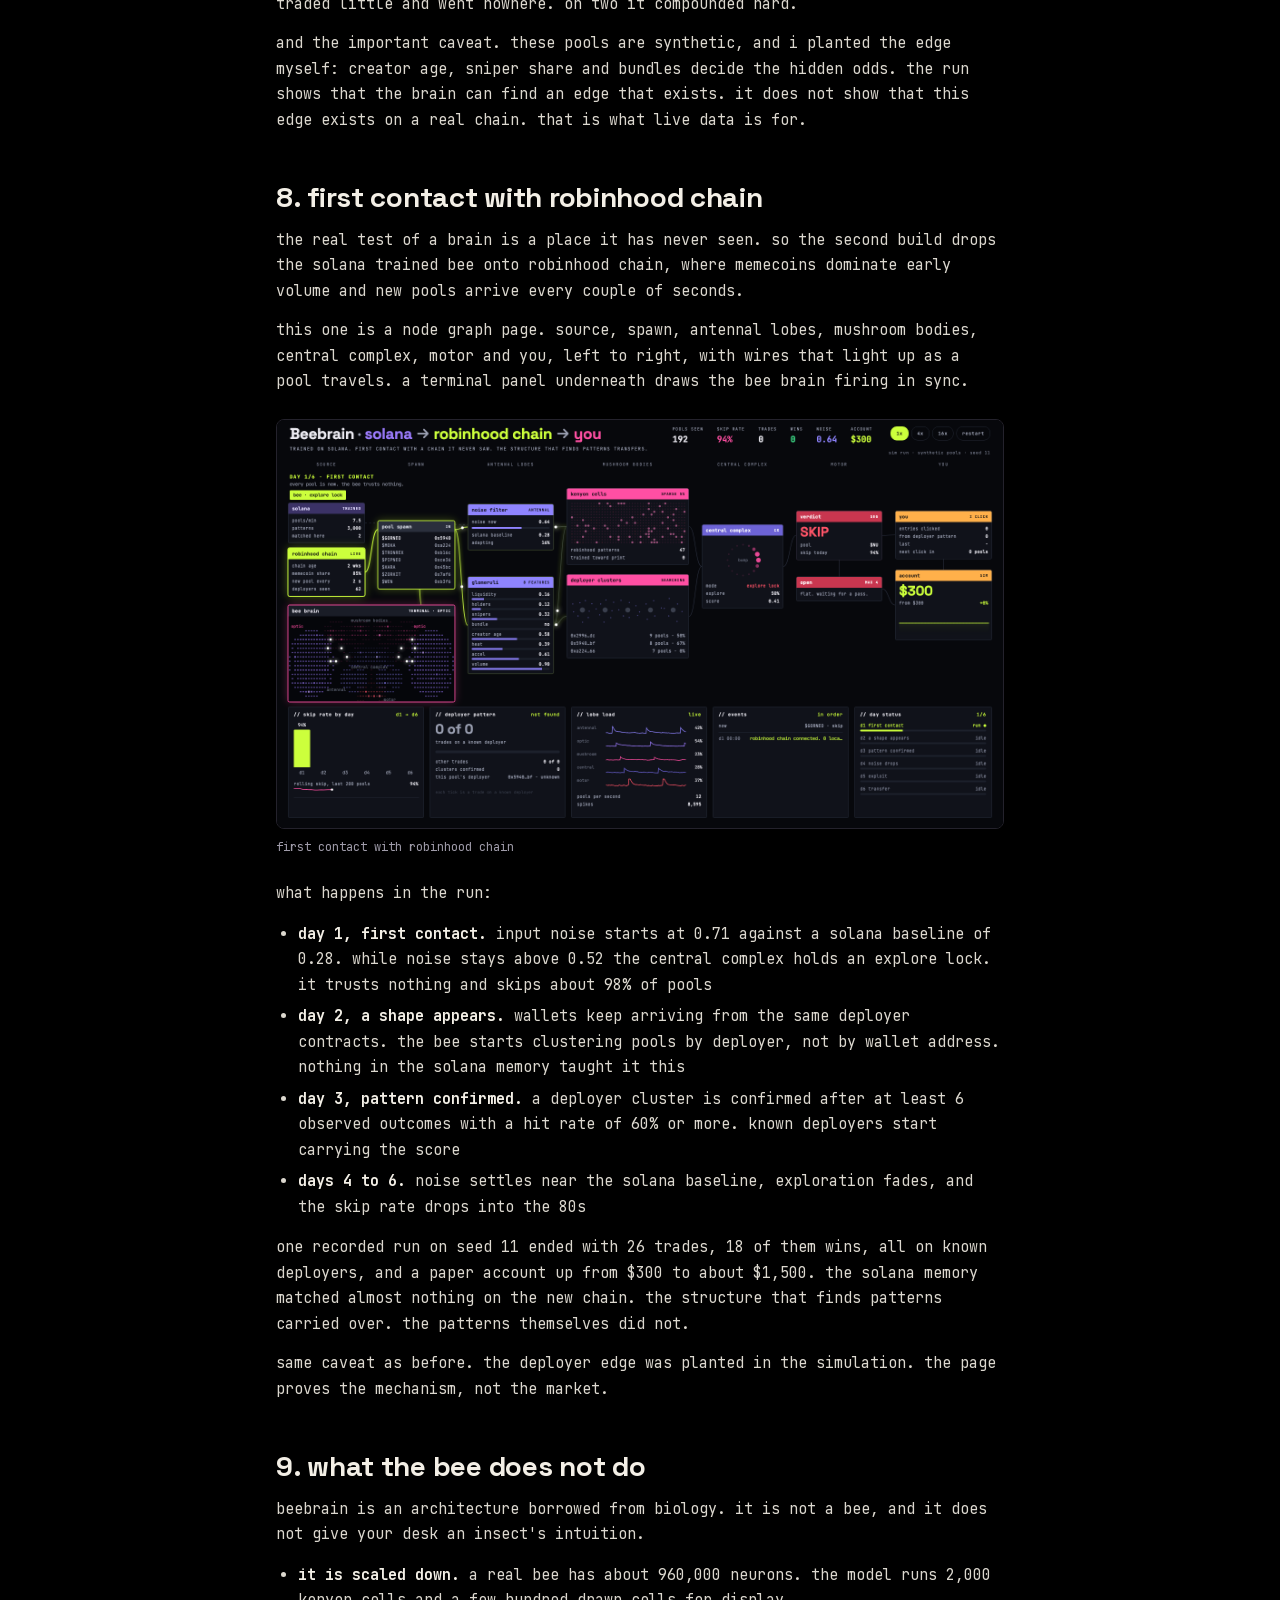
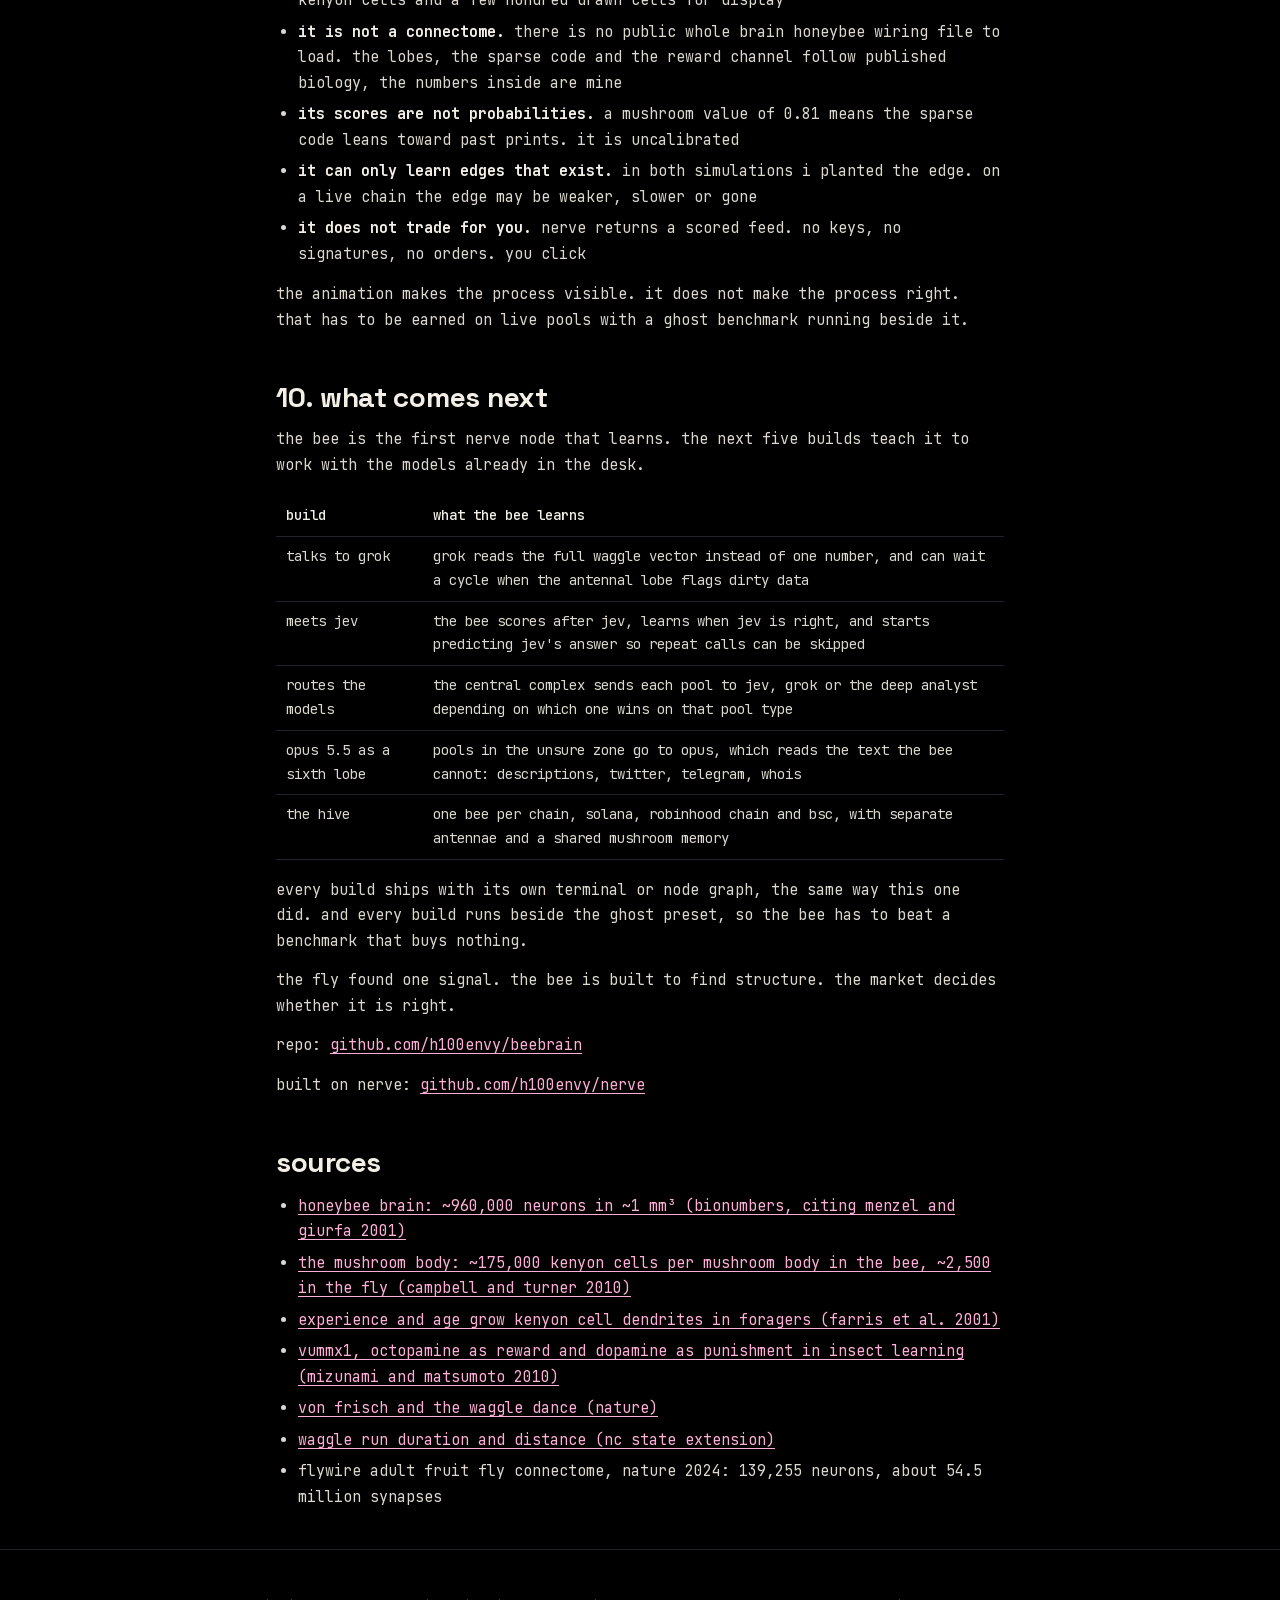
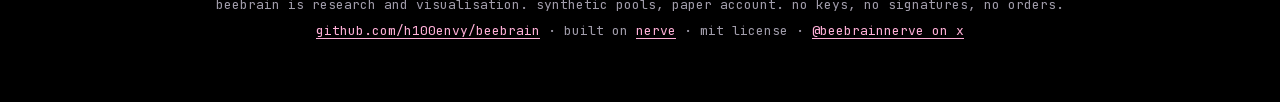
<file: web/article/index.html>
<!doctype html>
<html lang="en">
<head>
<meta charset="utf-8">
<meta name="viewport" content="width=device-width, initial-scale=1">
<title>the article · BeeBrain · NERVE</title>
<meta name="description" content="a honeybee brain, simulated, scoring memecoin pools inside nerve">
<meta name="theme-color" content="#000000">
<link rel="canonical" href="https://beebrain.pro/article/">
<meta property="og:type" content="article">
<meta property="og:site_name" content="BeeBrain">
<meta property="og:title" content="BeeBrain · NERVE">
<meta property="og:description" content="a honeybee brain, simulated, scoring memecoin pools inside nerve">
<meta property="og:url" content="https://beebrain.pro/article/">
<meta property="og:image" content="https://beebrain.pro/assets/brand/cover.png">
<meta property="og:image:width" content="1500">
<meta property="og:image:height" content="600">
<meta property="og:image:alt" content="a honeycomb brain with the BeeBrain wordmark">
<meta name="twitter:card" content="summary_large_image">
<meta name="twitter:site" content="@beebrainnerve">
<meta name="twitter:title" content="BeeBrain · NERVE">
<meta name="twitter:description" content="a honeybee brain, simulated, scoring memecoin pools inside nerve">
<meta name="twitter:image" content="https://beebrain.pro/assets/brand/cover.png">
<link rel="icon" href="../assets/brand/favicon.ico" sizes="any">
<link rel="icon" type="image/png" sizes="32x32" href="../assets/brand/favicon-32.png">
<link rel="apple-touch-icon" href="../assets/brand/apple-touch-icon.png">
<link rel="preload" href="../assets/fonts/jetbrainsmono-latin.woff2" as="font" type="font/woff2" crossorigin>
<link rel="stylesheet" href="../assets/fonts/fonts.css">
<link rel="stylesheet" href="../assets/site.css">
</head>
<body class="article">
<a class="skip" href="#main">skip to the article</a>
<header class="bar">
  <a class="mark" href="../">BeeBrain</a>
  <nav aria-label="site">
    <a href="../#how">how it works</a>
    <a href="../robinhood/">robinhood chain</a>
    <a href="https://github.com/h100envy/beebrain">github</a>
  </nav>
</header>
<main id="main">
<p class="sim-tag">sim · synthetic pools · paper account</p>
<article class="prose">
<h1 id="beebrain-nerve">BEEBRAIN · NERVE</h1>
<figure><img src="../assets/brand/cover.png" alt="BeeBrain cover: a honeycomb brain with the BeeBrain wordmark" loading="lazy"><figcaption>BeeBrain cover: a honeycomb brain with the BeeBrain wordmark</figcaption></figure>
<p><strong>a bee brain inside a memecoin desk.</strong></p>
<p>nerve already had reflexes, a spine and a row of model nodes. it did not have a brain that learns from its own trades.</p>
<p>beebrain is that brain. a simulated honeybee mind that sits inside the nerve pipeline, scores every new pool through five lobes, and shows you which part of itself agrees and which part does not.</p>
<p>this is how it got there, what it is built from, and what it still cannot do.</p>
<h2 id="1-after-the-fly-i-looked-at-the-bee">1. after the fly, i looked at the bee</h2>
<p>the first brain in nerve was a fruit fly. henry-01 ran 761 simulated neurons and 2,564 synapses across three regions: two optic lobes, a central brain and a nerve cord.</p>
<p>it learned which trading signal to trust by trial and error. exploration started at 60% and decayed to 6%. on its own it found that creator wallet age was the signal worth listening to.</p>
<p>the idea came from flywire. in 2024 that project published the full wiring of an adult fruit fly brain: 139,255 neurons and about 54.5 million synapses. for the first time a whole brain could be explored like a map.</p>
<p>but a fly has a small learning center. it has about 2,500 kenyon cells per mushroom body, the part of the insect brain that learns associations. a honeybee has roughly 175,000 per mushroom body.</p>
<p>that gap is the whole reason for this article. if the fly could find one signal, what would a brain built for learning find in a memecoin feed?</p>
<h2 id="2-a-million-neurons-in-one-cubic-millimetre">2. a million neurons in one cubic millimetre</h2>
<p>the honeybee brain has a volume of about 1 mm³ and holds around 960,000 neurons (<a href="https://bionumbers.hms.harvard.edu/bionumber.aspx?id=109328">bionumbers, after menzel and giurfa 2001</a>). that is roughly seven times the fly.</p>
<p>the number that matters for trading is not the total. it is where the neurons sit. kenyon cells make up about 20% of all neurons in a bee brain and about 2% in a fly (<a href="https://repository.cshl.edu/id/eprint/15381/">campbell and turner 2010</a>).</p>
<p>so a bee spends a fifth of its brain on one job: linking what it senses to what happened next. that is the exact job of a memecoin scorer.</p>
<figure><img src="../assets/article/01-fly-vs-bee.png" alt="fruit fly vs honeybee: share of the brain spent on kenyon cells" loading="lazy"><figcaption>fruit fly vs honeybee: share of the brain spent on kenyon cells</figcaption></figure>
<p>there is one more detail i keep coming back to. forager bees with more flying experience grow more branched dendrites in their mushroom bodies than bees of the same age that flew less (<a href="https://pmc.ncbi.nlm.nih.gov/articles/PMC6763189">farris et al. 2001</a>). experience literally rewires the learning center.</p>
<p>a caveat worth stating early. i did not find a public whole-brain honeybee connectome like flywire. there are anatomical atlases and decades of physiology, but no complete synapse map. beebrain borrows the architecture, not a wiring file.</p>
<h2 id="3-one-neuron-carries-the-sugar">3. one neuron carries the sugar</h2>
<p>in 1993 martin hammer found a single identified neuron in the bee brain that stands in for reward. it is called vummx1. when he paired an odor with electrical stimulation of that one cell, the bee learned the odor as if it had been fed sugar (<a href="https://www.frontiersin.org/journals/behavioral-neuroscience/articles/10.3389/fnbeh.2010.00172/pdf">mizunami and matsumoto 2010, reviewing hammer 1993</a>).</p>
<p>vummx1 is octopaminergic. in 1998 hammer and menzel injected octopamine straight into the antennal lobes and the mushroom body calyces, the places this neuron ends. the injection replaced the sugar. the bee still learned.</p>
<p>the punishment channel runs on a different chemical. in insects dopamine carries the aversive signal, the opposite of the reward role it plays in mammals. the same review notes that punishment memories fade faster than reward memories in insects.</p>
<p>this is the most useful thing i took from bee biology. a memecoin desk has the same two channels:</p>
<ul><li>a closed trade in profit is sugar. it is broadcast to the antennal lobes and the mushroom bodies at once, like vummx1</li><li>a rug is punishment. it travels on a separate channel with its own weight</li><li>one design choice goes against the bee. in beebrain rug memory does not fade faster than print memory. a creator who rugged once is not forgiven because time passed</li></ul>
<figure><img src="../assets/article/03-reward-channels.png" alt="vummx1 and the sugar and punishment channels" loading="lazy"><figcaption>vummx1 and the sugar and punishment channels</figcaption></figure>
<p>in the first terminal build i labelled the reward signal dopamine. that is the mammal convention and it is wrong for a bee. the next build calls it what it is.</p>
<h2 id="4-the-waggle-dance-is-an-output-format">4. the waggle dance is an output format</h2>
<p>karl von frisch decoded it and shared the 1973 nobel prize for it. a forager returns to the hive and runs a figure eight on the comb. the straight waggling run carries the message (<a href="https://www.nature.com/articles/533032a">nature, review of von frisch's work</a>).</p>
<ul><li>the angle of the run against vertical encodes direction relative to the sun</li><li>the duration of the run encodes distance. a 2.5 second run points to food roughly 2.6 km away (<a href="https://content.ces.ncsu.edu/honey-bee-dance-language">nc state extension</a>)</li><li>the vigour of the dance tracks how good the source is</li></ul>
<p>the bee does not say food yes or food no. it sends a small structured vector that other bees can act on. during swarming, scout bees use the same dance to argue for different nest sites.</p>
<p>that is exactly what was missing in nerve. every node used to return one number. a confidence of 0.73 hides everything: five lobes at 0.73 and three lobes at 0.95 with two at 0.40 are completely different situations.</p>
<p>so beebrain answers with a waggle vector instead:</p>
<div class="table"><table><thead><tr><th scope="col">field</th><th scope="col">what it carries</th></tr></thead><tbody><tr><td>mushroom</td><td>memory: how often this pool shape was seen and how often it printed</td></tr><tr><td>antennal</td><td>input quality: how noisy and self contradicting the pool data is</td></tr><tr><td>optic</td><td>market shape: narrative heat and acceleration</td></tr><tr><td>central</td><td>the decision state: score, explore or exploit</td></tr><tr><td>motor</td><td>the verdict: PASS, WATCH or SKIP, plus a flag when one lobe dissents</td></tr><tr><td>consensus</td><td>how much the lobes agree</td></tr></tbody></table></div>
<p>in the terminal the dance is drawn literally. the length of the straight run is the score. the width of the wiggle is the dissent between lobes.</p>
<figure><img src="../assets/article/04-waggle-vector.png" alt="the waggle vector" loading="lazy"><figcaption>the waggle vector</figcaption></figure>
<h2 id="5-what-nerve-already-had">5. what nerve already had</h2>
<p>nerve is a nervous system for trading agents. each agent is a specialised nerve, and reflexes fire before any model is called. beebrain plugs into it, so here is the body it lives in.</p>
<p>five pieces hold the protocol together:</p>
<div class="table"><table><thead><tr><th scope="col">piece</th><th scope="col">job</th></tr></thead><tbody><tr><td>impulse</td><td>the typed message every node sends and receives</td></tr><tr><td>nervenode</td><td>the agent contract, with a mandatory boundary on what each node may touch</td></tr><tr><td>reflex</td><td>deterministic checks that run before any model call</td></tr><tr><td>spine</td><td>the router that decides which node sees an impulse next</td></tr><tr><td>nervestore</td><td>the audit trail of every impulse and verdict</td></tr></tbody></table></div>
<p>and these are the nodes a memecoin pool meets today:</p>
<div class="table"><table><thead><tr><th scope="col">node</th><th scope="col">what it does on a new pool</th></tr></thead><tbody><tr><td>scanner</td><td>watches new dex pools on solana, robinhood chain and base</td></tr><tr><td>reflex layer</td><td>kills bundled launches, sniper heavy pools and bump ratio abuse without a model</td></tr><tr><td>sentinel</td><td>simulates a sell with eth_call to catch honeypots and hidden taxes</td></tr><tr><td>jev</td><td>answers four typed questions in about 190 ms: liquidity, team, narrative, timing</td></tr><tr><td>memecoin analyzer</td><td>checks who made the token: copied descriptions, twitter age, telegram ratio, whois age, creator wallet history</td></tr><tr><td>grok narrative brain</td><td>reads ct, telegram and reddit, builds a live narrative map with acceleration and freshness</td></tr><tr><td>opus 5.5 analyst</td><td>writes a thesis, attacks it, rewrites it. only the thesis that survives leaves the slot</td></tr><tr><td>risk and exit</td><td>sizing, stops and the exit manager</td></tr></tbody></table></div>
<p>nerve never holds your keys. the pool scanner returns a scored feed and you decide. five presets sit on top of the same nodes: paranoid, sprinter, grinder, sniper and ghost, the paper only benchmark that buys nothing.</p>
<p>what nerve lacked was memory that learns. every node judged each pool as if it were the first one it had ever seen.</p>
<h2 id="6-where-the-bee-sits-in-nerve">6. where the bee sits in nerve</h2>
<p>beebrain sits after the reflexes and before the models. the cheap deterministic checks still kill the obvious rugs first. the bee only sees pools that survived them.</p>
<figure><img src="../assets/article/05-pipeline.png" alt="where the bee sits in nerve" loading="lazy"><figcaption>where the bee sits in nerve</figcaption></figure>
<p>each lobe maps to a job the desk already needed:</p>
<div class="table"><table><thead><tr><th scope="col">lobe</th><th scope="col">in a real bee</th><th scope="col">in beebrain</th></tr></thead><tbody><tr><td>antennal lobes</td><td>first relay for smell, organised in glomeruli</td><td>eight glomeruli, one per pool feature: liquidity, holders, snipers, bundle, creator age, heat, acceleration, volume. measures input noise</td></tr><tr><td>optic lobes</td><td>vision, motion, shape</td><td>reads 60 ticks of narrative heat from the grok map. sees the shape of the market, not single numbers</td></tr><tr><td>mushroom bodies</td><td>association and memory</td><td>2,000 simulated kenyon cells. each samples 6 of 32 binned inputs. only the top 5% fire for any pool</td></tr><tr><td>central complex</td><td>navigation and action selection</td><td>a ring attractor bump that settles on the score. decides explore or exploit</td></tr><tr><td>subesophageal ganglion</td><td>mouthparts and feeding, home of vummx1</td><td>the verdict and the reward broadcast back into memory</td></tr></tbody></table></div>
<figure><img src="../assets/article/02-lobes.png" alt="five lobes, five jobs on the desk" loading="lazy"><figcaption>five lobes, five jobs on the desk</figcaption></figure>
<p>one pool through the brain looks like this:</p>
<ol><li>the pool arrives as an impulse. each glomerulus lights up with its feature value</li><li>the optic lobes compare the pool's narrative against the heat history</li><li>the mushroom bodies form a sparse code. roughly 100 of 2,000 cells fire. their learned weights give the memory score</li><li>the central complex weighs memory, input quality, narrative and sniper share. early on it explores half the time. that falls to 5% as memory fills</li><li>the motor output emits PASS, WATCH or SKIP with the full waggle vector</li><li>when the trade closes, the result travels back as sugar or punishment. only the kenyon cells that fired for that pool are updated</li></ol>
<p>that last step is the whole point. the bee does not learn a rule like creator age above x. it learns which combinations of features, coded sparsely, tend to end in sugar.</p>
<h2 id="7-first-run-on-solana-the-terminal">7. first run on solana: the terminal</h2>
<p>the first beebrain build is a terminal. black background, pink hairlines, one screen:</p>
<ul><li><strong>bee brain.</strong> about 800 drawn cells laid out as real lobes. four calyces on top, two big optic lobes, the central complex, antennal lobes and the motor node. white pulses run along the tracts as a pool moves through</li><li><strong>waggle dance.</strong> a live figure eight next to the per lobe vector</li><li><strong>live pool.</strong> the eight features the antennae smell, plus input noise</li><li><strong>mushroom memory.</strong> how many kenyon cells lean toward print or rug, and how fast exploration is falling</li><li><strong>account, open positions, hive log.</strong> every entry, every drawdown the bee held through, every close</li></ul>
<figure><img src="../assets/article/07-terminal-solana.png" alt="the beebrain terminal on synthetic solana pools" loading="lazy"><figcaption>the beebrain terminal on synthetic solana pools</figcaption></figure>
<p>the run used synthetic solana pools, a paper account starting at $500, fees included, and nine simulated days of 40 pools each. i ran ten seeds with the same settings.</p>
<figure><img src="../assets/article/06-solana-seeds.png" alt="ten seeds, one brain, nine days" loading="lazy"><figcaption>ten seeds, one brain, nine days</figcaption></figure>
<p>the spread is the honest part. on three seeds the bee grew cautious early, traded little and went nowhere. on two it compounded hard.</p>
<p>and the important caveat. these pools are synthetic, and i planted the edge myself: creator age, sniper share and bundles decide the hidden odds. the run shows that the brain can find an edge that exists. it does not show that this edge exists on a real chain. that is what live data is for.</p>
<h2 id="8-first-contact-with-robinhood-chain">8. first contact with robinhood chain</h2>
<p>the real test of a brain is a place it has never seen. so the second build drops the solana trained bee onto robinhood chain, where memecoins dominate early volume and new pools arrive every couple of seconds.</p>
<p>this one is a node graph page. source, spawn, antennal lobes, mushroom bodies, central complex, motor and you, left to right, with wires that light up as a pool travels. a terminal panel underneath draws the bee brain firing in sync.</p>
<figure><img src="../assets/article/08-robinhood-first-contact.png" alt="first contact with robinhood chain" loading="lazy"><figcaption>first contact with robinhood chain</figcaption></figure>
<p>what happens in the run:</p>
<ul><li><strong>day 1, first contact.</strong> input noise starts at 0.71 against a solana baseline of 0.28. while noise stays above 0.52 the central complex holds an explore lock. it trusts nothing and skips about 98% of pools</li><li><strong>day 2, a shape appears.</strong> wallets keep arriving from the same deployer contracts. the bee starts clustering pools by deployer, not by wallet address. nothing in the solana memory taught it this</li><li><strong>day 3, pattern confirmed.</strong> a deployer cluster is confirmed after at least 6 observed outcomes with a hit rate of 60% or more. known deployers start carrying the score</li><li><strong>days 4 to 6.</strong> noise settles near the solana baseline, exploration fades, and the skip rate drops into the 80s</li></ul>
<p>one recorded run on seed 11 ended with 26 trades, 18 of them wins, all on known deployers, and a paper account up from $300 to about $1,500. the solana memory matched almost nothing on the new chain. the structure that finds patterns carried over. the patterns themselves did not.</p>
<p>same caveat as before. the deployer edge was planted in the simulation. the page proves the mechanism, not the market.</p>
<h2 id="9-what-the-bee-does-not-do">9. what the bee does not do</h2>
<p>beebrain is an architecture borrowed from biology. it is not a bee, and it does not give your desk an insect's intuition.</p>
<ul><li><strong>it is scaled down.</strong> a real bee has about 960,000 neurons. the model runs 2,000 kenyon cells and a few hundred drawn cells for display</li><li><strong>it is not a connectome.</strong> there is no public whole brain honeybee wiring file to load. the lobes, the sparse code and the reward channel follow published biology, the numbers inside are mine</li><li><strong>its scores are not probabilities.</strong> a mushroom value of 0.81 means the sparse code leans toward past prints. it is uncalibrated</li><li><strong>it can only learn edges that exist.</strong> in both simulations i planted the edge. on a live chain the edge may be weaker, slower or gone</li><li><strong>it does not trade for you.</strong> nerve returns a scored feed. no keys, no signatures, no orders. you click</li></ul>
<p>the animation makes the process visible. it does not make the process right. that has to be earned on live pools with a ghost benchmark running beside it.</p>
<h2 id="10-what-comes-next">10. what comes next</h2>
<p>the bee is the first nerve node that learns. the next five builds teach it to work with the models already in the desk.</p>
<div class="table"><table><thead><tr><th scope="col">build</th><th scope="col">what the bee learns</th></tr></thead><tbody><tr><td>talks to grok</td><td>grok reads the full waggle vector instead of one number, and can wait a cycle when the antennal lobe flags dirty data</td></tr><tr><td>meets jev</td><td>the bee scores after jev, learns when jev is right, and starts predicting jev's answer so repeat calls can be skipped</td></tr><tr><td>routes the models</td><td>the central complex sends each pool to jev, grok or the deep analyst depending on which one wins on that pool type</td></tr><tr><td>opus 5.5 as a sixth lobe</td><td>pools in the unsure zone go to opus, which reads the text the bee cannot: descriptions, twitter, telegram, whois</td></tr><tr><td>the hive</td><td>one bee per chain, solana, robinhood chain and bsc, with separate antennae and a shared mushroom memory</td></tr></tbody></table></div>
<p>every build ships with its own terminal or node graph, the same way this one did. and every build runs beside the ghost preset, so the bee has to beat a benchmark that buys nothing.</p>
<p>the fly found one signal. the bee is built to find structure. the market decides whether it is right.</p>
<p>repo: <a href="https://github.com/h100envy/beebrain">github.com/h100envy/beebrain</a></p>
<p>built on nerve: <a href="https://github.com/h100envy/nerve">github.com/h100envy/nerve</a></p>
<h2 id="sources">sources</h2>
<ul><li><a href="https://bionumbers.hms.harvard.edu/bionumber.aspx?id=109328">honeybee brain: ~960,000 neurons in ~1 mm³ (bionumbers, citing menzel and giurfa 2001)</a></li><li><a href="https://repository.cshl.edu/id/eprint/15381/">the mushroom body: ~175,000 kenyon cells per mushroom body in the bee, ~2,500 in the fly (campbell and turner 2010)</a></li><li><a href="https://pmc.ncbi.nlm.nih.gov/articles/PMC6763189">experience and age grow kenyon cell dendrites in foragers (farris et al. 2001)</a></li><li><a href="https://www.frontiersin.org/journals/behavioral-neuroscience/articles/10.3389/fnbeh.2010.00172/pdf">vummx1, octopamine as reward and dopamine as punishment in insect learning (mizunami and matsumoto 2010)</a></li><li><a href="https://www.nature.com/articles/533032a">von frisch and the waggle dance (nature)</a></li><li><a href="https://content.ces.ncsu.edu/honey-bee-dance-language">waggle run duration and distance (nc state extension)</a></li><li>flywire adult fruit fly connectome, nature 2024: 139,255 neurons, about 54.5 million synapses</li></ul>
</article>
</main>
<footer class="foot">
  <p>beebrain is research and visualisation. synthetic pools, paper account. no keys, no signatures, no orders.</p>
  <p><a href="https://github.com/h100envy/beebrain">github.com/h100envy/beebrain</a>
     · built on <a href="https://github.com/h100envy/nerve">nerve</a> · mit license
     · <a href="https://x.com/beebrainnerve">@beebrainnerve on x</a></p>
</footer>
</body>
</html>
</file>
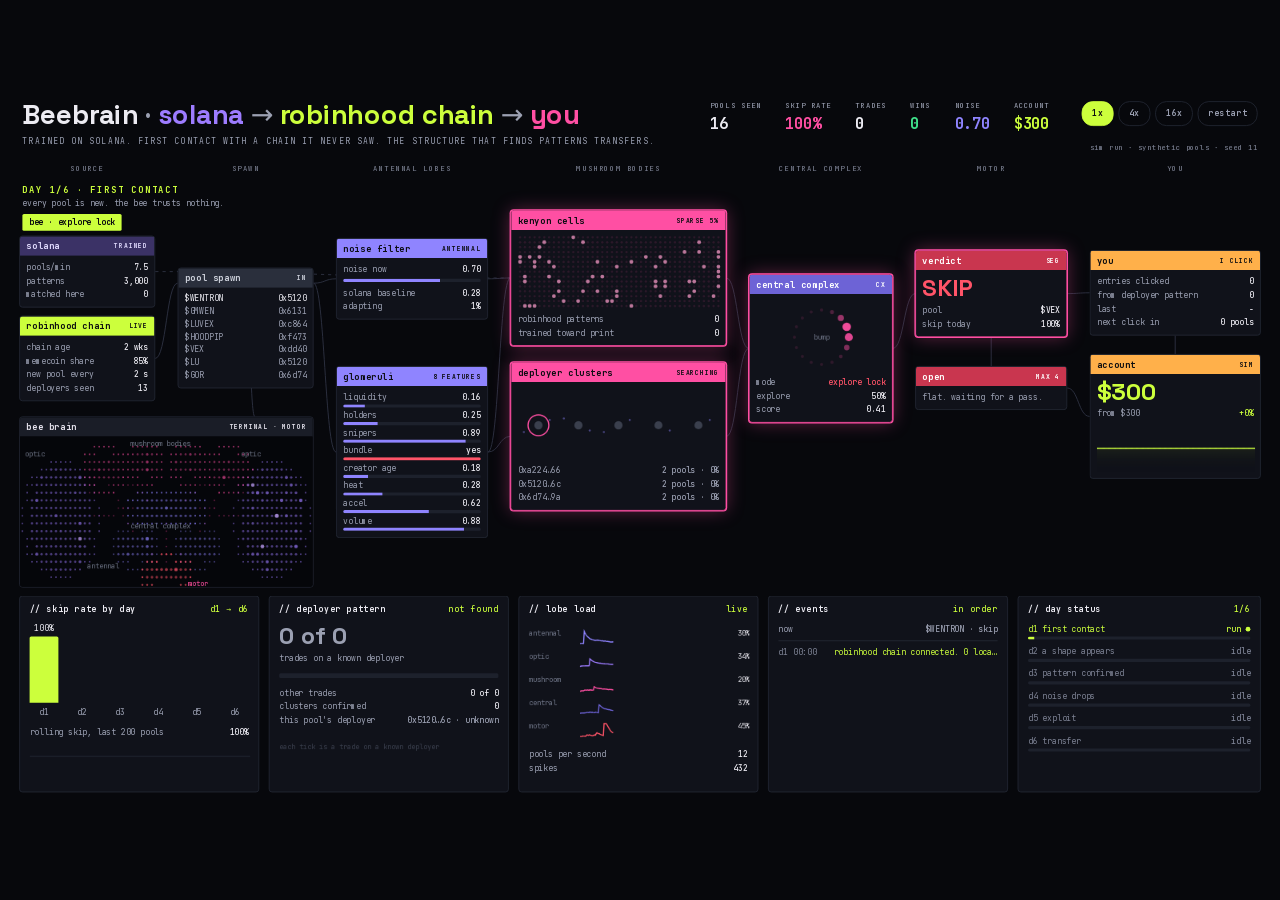
<file: web/robinhood/index.html>
<!DOCTYPE html>
<html lang="en">
<head>
<meta charset="utf-8">
<meta name="viewport" content="width=device-width, initial-scale=1, viewport-fit=cover">
<title>robinhood chain · BeeBrain · NERVE</title>
<meta name="description" content="a honeybee brain, simulated, scoring memecoin pools inside nerve">
<link rel="canonical" href="https://beebrain.pro/robinhood/">
<meta property="og:type" content="website">
<meta property="og:site_name" content="BeeBrain">
<meta property="og:title" content="BeeBrain · NERVE">
<meta property="og:description" content="a honeybee brain, simulated, scoring memecoin pools inside nerve">
<meta property="og:url" content="https://beebrain.pro/robinhood/">
<meta property="og:image" content="https://beebrain.pro/assets/brand/cover.png">
<meta property="og:image:alt" content="a honeycomb brain with the BeeBrain wordmark">
<meta name="twitter:card" content="summary_large_image">
<meta name="twitter:site" content="@beebrainnerve">
<meta name="twitter:title" content="BeeBrain · NERVE">
<meta name="twitter:description" content="a honeybee brain, simulated, scoring memecoin pools inside nerve">
<meta name="twitter:image" content="https://beebrain.pro/assets/brand/cover.png">
<link rel="icon" href="../assets/brand/favicon.ico" sizes="any">
<link rel="icon" type="image/png" sizes="32x32" href="../assets/brand/favicon-32.png">
<link rel="apple-touch-icon" href="../assets/brand/apple-touch-icon.png">
<link rel="stylesheet" href="../assets/fonts/fonts.css">
<style>
:root{
  --bg:#07080c; --panel:#10121a; --panel2:#151822; --line:#252a36; --wire:#2c3140;
  --text:#ecebf2; --dim:#9ba0b2; --faint:#7d8294;
  --pink:#ff4fa3; --pinkd:#b0306f; --lime:#ccff3c; --orange:#ffb04a; --violet:#8f84ff;
  --green:#3fe08a; --red:#ff5468; --sol:#9d7cff;
  --mono:"JetBrains Mono",ui-monospace,Menlo,monospace; --sans:"Space Grotesk",system-ui,sans-serif;
}
@media (prefers-color-scheme: dark){ :root:not([data-theme="light"]){ --bg:#07080c; } }
:root[data-theme="dark"]{ --bg:#07080c; }
:root{ box-sizing:border-box; padding-top:env(safe-area-inset-top,0px); padding-bottom:env(safe-area-inset-bottom,0px); }
html{ scroll-padding-top:env(safe-area-inset-top,0px); height:100%; }
*,*:before,*:after{ box-sizing:inherit; }
html,body{ margin:0; height:100%; background:var(--bg); color:var(--text); overflow:hidden; }
body{ font-family:var(--mono); }
#fit{ position:fixed; inset:0; display:flex; align-items:center; justify-content:center; }
#stage{ width:1600px; height:900px; position:relative; transform-origin:center center; flex:none; }

/* header */
#hdr{ position:absolute; left:28px; right:28px; top:14px; height:64px; display:flex; align-items:flex-start; justify-content:space-between; }
#title{ font-family:var(--sans); font-weight:700; font-size:34px; letter-spacing:-.5px; line-height:1; white-space:nowrap; }
#title .a{ color:var(--sol);} #title .b{ color:var(--lime);} #title .c{ color:var(--pink);} #title .s{ color:var(--dim); font-weight:500; }
#sub{ font-size:10px; color:var(--dim); letter-spacing:1.6px; margin-top:9px; text-transform:uppercase; }
#stats{ display:flex; gap:30px; align-items:flex-start; }
.st .k{ font-size:9px; color:var(--dim); letter-spacing:1.4px; text-transform:uppercase; }
.st .v{ font-size:19px; font-weight:700; margin-top:4px; font-variant-numeric:tabular-nums; }
#ctrl{ display:flex; gap:6px; margin-left:10px; }
#ctrl button{ font:700 10px var(--mono); letter-spacing:1px; color:var(--dim); background:transparent; border:1px solid var(--line); border-radius:14px; padding:8px 12px; min-height:28px; min-width:32px; cursor:pointer; }
#ctrl button.on{ background:var(--lime); color:#0b0c10; border-color:var(--lime); }
#ctrl button:focus-visible{ outline:2px solid var(--pink); outline-offset:2px; }
#simtag{ position:absolute; right:28px; top:66px; font-size:9px; color:var(--faint); letter-spacing:1px; }

/* column labels */
.col{ position:absolute; top:92px; font-size:9px; letter-spacing:2px; color:var(--faint); text-transform:uppercase; text-align:center; }

/* phase */
#phase{ position:absolute; left:28px; top:118px; }
#phase .t{ color:var(--lime); font-weight:700; font-size:11px; letter-spacing:1.5px; }
#phase .c{ color:var(--dim); font-size:10px; margin-top:3px; }
#phase .p{ display:inline-block; margin-top:7px; background:var(--lime); color:#0b0c10; font-size:10px; font-weight:700; padding:4px 8px; border-radius:2px; }

/* wires */
#wires{ position:absolute; inset:0; pointer-events:none; overflow:visible; }
#wires path{ fill:none; stroke:var(--wire); stroke-width:1.2; transition:stroke .4s, stroke-width .4s; }
#wires path.hot{ stroke:var(--lime); stroke-width:2; filter:drop-shadow(0 0 4px rgba(204,255,60,.7)); }
#wires path.hotp{ stroke:var(--pink); stroke-width:2; filter:drop-shadow(0 0 4px rgba(255,79,163,.7)); }
#wires path.dash{ stroke-dasharray:4 5; }
#wires circle{ fill:#fff; filter:drop-shadow(0 0 6px #fff); }

/* nodes */
.node{ position:absolute; background:var(--panel); border:1px solid var(--line); border-radius:4px; font-size:10px; transition:box-shadow .35s, border-color .35s; overflow:hidden; }
.node .h{ display:flex; justify-content:space-between; align-items:center; padding:5px 8px; font-weight:700; font-size:11px; color:#0b0c10; }
.node .h .tag{ font-size:8px; letter-spacing:1px; }
.node .b{ padding:6px 8px 7px; }
.row{ display:flex; justify-content:space-between; gap:8px; line-height:17px; color:var(--dim); white-space:nowrap; }
.row b{ color:var(--text); font-weight:500; font-variant-numeric:tabular-nums; }
.node.glow{ border-color:var(--lime); box-shadow:0 0 0 1px var(--lime), 0 0 22px rgba(204,255,60,.35); }
.node.glowp{ border-color:var(--pink); box-shadow:0 0 0 1px var(--pink), 0 0 22px rgba(255,79,163,.35); }
.h.sol{ background:#3b3266; color:#e2dcff; } .h.rh{ background:var(--lime); }
.h.in{ background:#2a2f3c; color:#cfd3dd; } .h.ant{ background:var(--violet); }
.h.mb{ background:var(--pink); } .h.cx{ background:#6d63d6; color:#fff; }
.h.mo{ background:#c9364f; color:#fff; } .h.you{ background:var(--orange); }
.bar{ height:4px; background:#1d212c; border-radius:2px; overflow:hidden; margin:3px 0 5px; }
.bar i{ display:block; height:100%; background:var(--pink); width:0; transition:width .25s; }
.feed div{ display:flex; justify-content:space-between; line-height:16px; color:var(--dim); white-space:nowrap; }
.feed div:first-child{ color:var(--text); }
.big{ font-family:var(--sans); font-size:30px; font-weight:700; line-height:1.05; font-variant-numeric:tabular-nums; }
.pill{ display:inline-block; padding:2px 6px; border-radius:2px; font-weight:700; font-size:9px; letter-spacing:1px; }
canvas{ display:block; }

/* bottom panels */
.pan{ position:absolute; top:632px; height:246px; background:var(--panel); border:1px solid var(--line); border-radius:4px; padding:10px 12px; font-size:10px; }
.pan .ph{ display:flex; justify-content:space-between; color:var(--text); font-weight:700; font-size:10px; letter-spacing:1px; margin-bottom:10px; }
.pan .ph span:last-child{ color:var(--lime); font-weight:500; }
.skipcol{ display:flex; align-items:flex-end; gap:12px; height:170px; }
.skipcol .c{ flex:1; display:flex; flex-direction:column; align-items:center; justify-content:flex-end; height:100%; color:var(--dim); }
.skipcol .c i{ display:block; width:100%; background:var(--faint); border-radius:2px 2px 0 0; transition:height .3s; }
.skipcol .c.cur i{ background:var(--lime); }
.skipcol .c span{ margin-top:5px; } .skipcol .c em{ font-style:normal; color:var(--text); margin-bottom:4px; }
.dstat .row{ line-height:16px; }
.dstat .dot{ display:inline-block; width:6px; height:6px; border-radius:50%; margin-left:6px; background:var(--faint); }
@media (prefers-reduced-motion: reduce){ #wires circle{ display:none; } }
</style>
</head>
<body>
<div id="fit"><div id="stage">

<div id="hdr">
  <div>
    <div id="title">Beebrain <span class="s">·</span> <span class="a">solana</span> <span class="s">→</span> <span class="b">robinhood chain</span> <span class="s">→</span> <span class="c">you</span></div>
    <div id="sub">trained on solana. first contact with a chain it never saw. the structure that finds patterns transfers.</div>
  </div>
  <div id="stats">
    <div class="st"><div class="k">pools seen</div><div class="v" id="sPools">0</div></div>
    <div class="st"><div class="k">skip rate</div><div class="v" id="sSkip" style="color:var(--pink)">0%</div></div>
    <div class="st"><div class="k">trades</div><div class="v" id="sTrades">0</div></div>
    <div class="st"><div class="k">wins</div><div class="v" id="sWins" style="color:var(--green)">0</div></div>
    <div class="st"><div class="k">noise</div><div class="v" id="sNoise" style="color:var(--violet)">0.00</div></div>
    <div class="st"><div class="k">account</div><div class="v" id="sEq" style="color:var(--lime)">$300</div></div>
    <div id="ctrl">
      <button data-sp="1" class="on">1x</button><button data-sp="4">4x</button><button data-sp="16">16x</button><button id="rst">restart</button>
    </div>
  </div>
</div>
<div id="simtag">sim run · synthetic pools · seed <span id="seedv"></span></div>

<div class="col" style="left:24px;width:170px">source</div>
<div class="col" style="left:222px;width:170px">spawn</div>
<div class="col" style="left:420px;width:190px">antennal lobes</div>
<div class="col" style="left:638px;width:270px">mushroom bodies</div>
<div class="col" style="left:936px;width:180px">central complex</div>
<div class="col" style="left:1144px;width:190px">motor</div>
<div class="col" style="left:1362px;width:214px">you</div>

<div id="phase"><div class="t" id="phT">DAY 1/6 · FIRST CONTACT</div><div class="c" id="phC">every pool is new. the bee trusts nothing.</div><div class="p" id="phP">bee · explore lock</div></div>

<svg id="wires" width="1600" height="900"></svg>

<!-- source -->
<div class="node" id="nSol" style="left:24px;top:182px;width:170px">
  <div class="h sol">solana <span class="tag">TRAINED</span></div>
  <div class="b">
    <div class="row">pools/min <b>7.5</b></div>
    <div class="row">patterns <b id="solPat">3,000</b></div>
    <div class="row">matched here <b id="solHit">0</b></div>
  </div>
</div>
<div class="node" id="nRh" style="left:24px;top:282px;width:170px">
  <div class="h rh">robinhood chain <span class="tag">LIVE</span></div>
  <div class="b">
    <div class="row">chain age <b>2 wks</b></div>
    <div class="row">memecoin share <b>85%</b></div>
    <div class="row">new pool every <b>2 s</b></div>
    <div class="row">deployers seen <b id="rhDep">0</b></div>
  </div>
</div>

<!-- spawn -->
<div class="node" id="nSpawn" style="left:222px;top:222px;width:170px">
  <div class="h in">pool spawn <span class="tag">IN</span></div>
  <div class="b feed" id="feed"></div>
</div>

<!-- the brain itself -->
<div class="node" id="nBrain" style="left:24px;top:408px;width:368px;height:214px;background:#05060a">
  <div class="h in" style="background:#1a1d27;color:#e6e4ee">bee brain <span class="tag" id="brainStage">TERMINAL · IDLE</span></div>
  <canvas id="brain" width="366" height="190"></canvas>
</div>

<!-- antennal -->
<div class="node" id="nNoise" style="left:420px;top:185px;width:190px">
  <div class="h ant">noise filter <span class="tag">ANTENNAL</span></div>
  <div class="b">
    <div class="row">noise now <b id="noiseV">0.71</b></div>
    <div class="bar"><i id="noiseB" style="background:var(--violet)"></i></div>
    <div class="row">solana baseline <b>0.28</b></div>
    <div class="row">adapting <b id="adaptV">0%</b></div>
  </div>
</div>
<div class="node" id="nGlom" style="left:420px;top:345px;width:190px">
  <div class="h ant">glomeruli <span class="tag">8 FEATURES</span></div>
  <div class="b" id="glom"></div>
</div>

<!-- mushroom -->
<div class="node" id="nKc" style="left:638px;top:150px;width:270px">
  <div class="h mb">kenyon cells <span class="tag">SPARSE 5%</span></div>
  <div class="b">
    <canvas id="kc" width="254" height="92"></canvas>
    <div class="row" style="margin-top:5px">robinhood patterns <b id="kcPat">0</b></div>
    <div class="row">trained toward print <b id="kcHi">0</b></div>
  </div>
</div>
<div class="node" id="nDep" style="left:638px;top:340px;width:270px">
  <div class="h mb">deployer clusters <span class="tag" id="depTag">SEARCHING</span></div>
  <div class="b">
    <canvas id="dep" width="254" height="96"></canvas>
    <div id="depList"></div>
  </div>
</div>

<!-- central -->
<div class="node" id="nCx" style="left:936px;top:230px;width:180px">
  <div class="h cx">central complex <span class="tag">CX</span></div>
  <div class="b">
    <canvas id="ring" width="164" height="96"></canvas>
    <div class="row">mode <b id="cxMode">explore lock</b></div>
    <div class="row">explore <b id="cxEps">50%</b></div>
    <div class="row">score <b id="cxScore">0.00</b></div>
  </div>
</div>

<!-- motor -->
<div class="node" id="nMo" style="left:1144px;top:200px;width:190px">
  <div class="h mo">verdict <span class="tag">SEG</span></div>
  <div class="b">
    <div class="big" id="verdict" style="color:var(--dim)">-</div>
    <div class="row" style="margin-top:4px">pool <b id="moPool">-</b></div>
    <div class="row">skip today <b id="moSkip">0%</b></div>
  </div>
</div>
<div class="node" id="nOpen" style="left:1144px;top:345px;width:190px">
  <div class="h mo">open <span class="tag">MAX 4</span></div>
  <div class="b feed" id="open"></div>
</div>

<!-- you -->
<div class="node" id="nYou" style="left:1362px;top:200px;width:214px">
  <div class="h you">you <span class="tag">I CLICK</span></div>
  <div class="b">
    <div class="row">entries clicked <b id="youClick">0</b></div>
    <div class="row">from deployer pattern <b id="youDep">0</b></div>
    <div class="row">last <b id="youLast">-</b></div>
    <div class="row">next click in <b id="youNext">0</b></div>
  </div>
</div>
<div class="node" id="nAcct" style="left:1362px;top:330px;width:214px">
  <div class="h you">account <span class="tag">SIM</span></div>
  <div class="b">
    <div class="big" id="acct" style="color:var(--lime)">$300</div>
    <div class="row" style="margin-top:2px">from $300 <b id="acctPct">+0%</b></div>
    <canvas id="eq" width="198" height="60" style="margin-top:6px"></canvas>
  </div>
</div>

<!-- bottom -->
<div class="pan" style="left:24px;width:300px">
  <div class="ph"><span>// skip rate by day</span><span>d1 → d6</span></div>
  <div class="skipcol" id="skipDays" style="height:118px"></div>
  <div class="row" style="margin-top:10px">rolling skip, last 200 pools <b id="rollSkip">0%</b></div>
  <canvas id="rollCv" width="276" height="44"></canvas>
</div>
<div class="pan" style="left:336px;width:300px">
  <div class="ph"><span>// deployer pattern</span><span id="dpHead">not found</span></div>
  <div class="big" id="dpBig" style="color:var(--dim)">0 of 0</div>
  <div class="row" style="margin-top:4px">trades on a known deployer</div>
  <div class="bar" style="height:6px;margin-top:10px"><i id="dpBar" style="background:var(--lime)"></i></div>
  <div class="row" style="margin-top:10px">other trades <b id="dpOther">0 of 0</b></div>
  <div class="row">clusters confirmed <b id="dpConf">0</b></div>
  <div class="row">this pool's deployer <b id="dpNow">-</b></div>
  <canvas id="dpCv" width="276" height="40" style="margin-top:6px"></canvas>
</div>
<div class="pan" style="left:648px;width:300px">
  <div class="ph"><span>// lobe load</span><span>live</span></div>
  <canvas id="loadCv" width="276" height="150"></canvas>
  <div class="row" style="margin-top:6px">pools per second <b id="pps">0</b></div>
  <div class="row">spikes <b id="spikes">0</b></div>
</div>
<div class="pan" style="left:960px;width:300px">
  <div class="ph"><span>// events</span><span>in order</span></div>
  <div class="row" style="border-bottom:1px solid var(--line);padding-bottom:5px;margin-bottom:6px">now <b id="evNow">-</b></div>
  <div class="feed" id="events"></div>
</div>
<div class="pan dstat" style="left:1272px;width:304px">
  <div class="ph"><span>// day status</span><span id="dayOf">1/6</span></div>
  <div id="days"></div>
</div>

</div></div>

<script>
(function(){
"use strict";
// ---------------------------------------------------------------- setup
const $ = id => document.getElementById(id);
const stage = $("stage");
function fit(){
  const s = Math.min(innerWidth/1600, innerHeight/900);
  stage.style.transform = "scale(" + s + ")";
}
addEventListener("resize", fit); fit();

let seed = 11;
function mulberry(a){ return function(){ a|=0; a=a+0x6D2B79F5|0; let t=Math.imul(a^a>>>15,1|a); t=t+Math.imul(t^t>>>7,61|t)^t; return ((t^t>>>14)>>>0)/4294967296; }; }
let R = mulberry(seed);
const clamp = (v,a=0,b=1)=>Math.max(a,Math.min(b,v));
const money = v => "$" + Math.round(v).toLocaleString("en-US");
const FEATS = ["liquidity","holders","snipers","bundle","creator age","heat","accel","volume"];
const SYL = ["zor","ka","neo","pip","mo","rex","lu","ba","tron","fi","gor","wen","kit","ra","vex","nu","hood","chi","bon","gm"];
const HEX = "0123456789abcdef";
const PPD = 570;            // pools per sim day
const DAYS = 6;
const START = 300;
const N_KC = 1200, KC_FAN = 6, KC_ACT = 60;

const PHASES = [
  ["DAY 1/6 · FIRST CONTACT", "every pool is new. the bee trusts nothing.", "bee · explore lock"],
  ["DAY 2/6 · A SHAPE APPEARS", "wallets keep coming from the same deployer contracts.", "bee · clustering by contract"],
  ["DAY 3/6 · PATTERN CONFIRMED", "known deployers start carrying the score.", "bee · trades the cluster"],
  ["DAY 4/6 · NOISE DROPS", "the antennal lobes have learned this chain's baseline.", "bee · explore fading"],
  ["DAY 5/6 · EXPLOIT", "skip rate settles. the bee trades what it knows.", "bee · exploit"],
  ["DAY 6/6 · TRANSFER", "no solana pattern did this. the learning structure did.", "bee · local memory"],
];

// ---------------------------------------------------------------- state
let S;
function reset(){
  R = mulberry(seed);
  $("seedv").textContent = seed;
  const deps = [];
  for (let i=0;i<70;i++){
    const reuse = i < 6;
    deps.push({ id:"0x"+Array.from({length:4},()=>HEX[Math.floor(R()*16)]).join("")+"…"+Array.from({length:2},()=>HEX[Math.floor(R()*16)]).join(""),
      w: reuse ? 2 : 1, p: reuse ? 0.7 + R()*0.12 : 0.12 + R()*0.2, n:0, won:0, pools:0, conf:false, confDay:0 });
  }
  const kcIn = Array.from({length:N_KC}, ()=>{ const s=new Set(); while(s.size<KC_FAN) s.add(Math.floor(R()*32)); return [...s]; });
  S = { seen:0, day:1, deps, wsum: deps.reduce((a,d)=>a+d.w,0), kcIn, kcTie: Array.from({length:N_KC},()=>R()*0.01),
        kcW: new Float32Array(N_KC).fill(0.5), kcAct:new Float32Array(N_KC), patterns:0, solHit:0,
        cash:START, open:[], closed:[], eqHist:[START], trades:0, wins:0, clicks:0, depTrades:0, depWins:0, othTrades:0, othWins:0,
        daySeen:new Array(DAYS+1).fill(0), daySkip:new Array(DAYS+1).fill(0), skipsTotal:0,
        pending:[], feed:[], events:[], cur:null, eps:0.5, resolved:0, done:false, load:{ant:0,mb:0,cx:0,mo:0},
        confirmedCount:0, obsN:0, obsW:0, nextClick:0, recent:[], rollHist:[], dpHist:[] };
  $("verdict").textContent = "-"; $("verdict").style.color = "var(--dim)";
  event("robinhood chain connected. 0 local patterns.", "var(--lime)");
}
function event(t, col){ S.events.unshift([stamp(), t, col||"var(--dim)"]); S.events = S.events.slice(0,9); }
function stamp(){ const d = Math.floor(S.seen/PPD)+1; const m = Math.floor((S.seen%PPD)/PPD*1440); return "d"+Math.min(d,DAYS)+" "+String(Math.floor(m/60)).padStart(2,"0")+":"+String(m%60).padStart(2,"0"); }
function equity(){ return S.cash + S.open.reduce((a,p)=>a + p.size*(1+p.path[Math.min(p.age,p.life)]), 0); }

function pickDep(){ let r = R()*S.wsum; for (const d of S.deps){ r -= d.w; if (r<=0) return d; } return S.deps[0]; }

function noiseNow(){ return 0.28 + 0.43*Math.exp(-S.seen/1100); }
const LOCK = 0.52;   // antennal noise above this: the bee cannot bind contract identity yet

function code(obs){
  const on = new Set(); FEATS.forEach((f,i)=>on.add(i*4+Math.min(3,Math.floor(obs[f]*4))));
  const sc = []; for (let k=0;k<N_KC;k++){ let c=S.kcTie[k]; for (const j of S.kcIn[k]) if (on.has(j)) c++; sc.push([c,k]); }
  sc.sort((a,b)=>b[0]-a[0]); return sc.slice(0,KC_ACT).map(x=>x[1]);
}

function spawn(){
  S.seen++;
  const day = Math.min(DAYS, Math.floor((S.seen-1)/PPD)+1);
  if (day !== S.day){ S.day = day; event("day "+day+" starts", "var(--text)"); }
  const d = pickDep(); d.pools++;
  const nz = noiseNow();
  const t = { liquidity:R()**0.8, holders:R(), snipers:R()**1.6, bundle: R()<0.2?1:0, "creator age":R()**1.3, heat:R(), accel:R(), volume:R() };
  const obs = {}; for (const f of FEATS) obs[f] = f==="bundle" ? t[f] : clamp(t[f] + (R()-0.5)*nz*0.6);
  let p = clamp(d.p + 0.1*(t["creator age"]-0.5) - 0.1*t.snipers - 0.25*t.bundle + (R()-0.5)*0.1, 0.02, 0.95);
  const name = ("$"+Array.from({length:R()<0.4?1:2},()=>SYL[Math.floor(R()*SYL.length)]).join("")).toUpperCase().slice(0,9);
  const addr = "0x"+Array.from({length:4},()=>HEX[Math.floor(R()*16)]).join("");
  // brain
  const act = code(obs);
  let mv = 0; for (const k of act) mv += S.kcW[k]; mv /= KC_ACT;
  const mb = clamp(0.5 + (mv-0.5)*2.2);
  if (R() < 0.012) S.solHit++;                       // solana memory rarely fits this chain
  const base = S.obsN ? S.obsW/S.obsN : 0.3;
  const depScore = d.conf ? clamp(0.5 + ((d.won+1)/(d.n+2) - base)*2.5) : 0.5;
  const comb = 0.33*mb + 0.47*depScore + 0.2*(1-nz) + 0.1*(obs["creator age"]-0.5) + 0.06*(obs.liquidity-0.5);
  const lock = nz > LOCK;
  const mode = lock ? "explore lock" : (S.eps > 0.15 ? "explore" : "exploit");
  const thr = lock ? 0.66 : 0.59;
  const watchAt = lock ? 0.5 : 0.465;
  let verdict = obs.bundle ? "SKIP" : (comb >= thr ? "PASS" : (comb >= watchAt ? "WATCH" : "SKIP"));
  const pool = { name, addr, dep:d, obs, p, act, mb, depScore, comb, mode, verdict, nz };
  S.daySeen[day]++; if (verdict==="SKIP"){ S.daySkip[day]++; S.skipsTotal++; }
  S.recent.push(verdict==="SKIP"?1:0); if (S.recent.length>200) S.recent.shift();
  if (S.seen % 10 === 0){ S.rollHist.push(S.recent.reduce((a,b)=>a+b,0)/S.recent.length); if (S.rollHist.length>276) S.rollHist.shift(); }
  let explore = false;
  if (verdict==="WATCH" && R() < (lock ? 0.03 : S.eps*0.05)) explore = true;
  if ((verdict==="PASS" || explore) && S.open.length < 4 && S.seen >= S.nextClick){
    S.nextClick = S.seen + 90;
    const size = Math.min(S.cash, equity()*(explore?0.04:0.13));
    if (size >= 3){ openPos(pool, size, explore); }
  } else {
    // the bee watches a few skipped pools to see what happened
    if (R() < 0.35) S.pending.push({ due:S.seen + 20 + Math.floor(R()*50), d, act, won: R() < p });
  }
  S.feed.unshift(pool); S.feed = S.feed.slice(0,7);
  return pool;
}

function openPos(pool, size, explore){
  S.cash -= size; S.clicks++;
  const won = R() < pool.p;
  const fin = won ? 0.35 + R()*1.4 : -(0.3 + R()*0.45);
  const life = 30 + Math.floor(R()*70);
  const steps=[0]; for (let i=0;i<life;i++) steps.push(steps[i] + (R()-0.5)*0.22);
  const path = steps.map((s,t)=>Math.max(-0.95, fin*t/life + s - steps[life]*t/life));
  S.open.push({ pool, size, explore, won, fin, life, path, age:0, onDep: pool.dep.conf });
  $("youLast").textContent = pool.name;
  if (pool.dep.conf) $("youDep").textContent = (++S.depClicks||(S.depClicks=1));
  event(pool.name+" "+(explore?"explore":"pass")+" "+money(size)+(pool.dep.conf?"  known deployer":""), "var(--text)");
}

function tickPositions(){
  const keep=[];
  for (const p of S.open){
    p.age++;
    if (p.age >= p.life){
      const out = p.size*(1+p.fin)*0.98; S.cash += out;
      const pnl = out - p.size, w = pnl > 0;
      S.trades++; if (w) S.wins++;
      if (p.onDep){ S.depTrades++; if (w) S.depWins++; S.dpHist.push(w?1:0); } else { S.othTrades++; if (w) S.othWins++; }
      learn(p.pool.act, w, 0.25); depLearn(p.pool.dep, w);
      S.resolved++; S.eps = Math.max(0.05, 0.5*Math.exp(-S.resolved/12));
      S.closed.push(pnl);
      event(p.pool.name+" closed "+(p.fin>0?"+":"")+Math.round(p.fin*100)+"%  "+(pnl>=0?"+":"-")+money(Math.abs(pnl)), w?"var(--green)":"var(--red)");
    } else keep.push(p);
  }
  S.open = keep;
  const still=[];
  for (const g of S.pending){ if (S.seen >= g.due){ learn(g.act, g.won, 0.06); depLearn(g.d, g.won); } else still.push(g); }
  S.pending = still;
  const e = equity(); if (S.seen % 6 === 0) S.eqHist.push(e); if (S.eqHist.length > 400) S.eqHist.shift();
}
function learn(act, won, lr){ const r = won?1:0; for (const k of act) S.kcW[k] += lr*(r - S.kcW[k]); S.patterns++; }
function depLearn(d, won){
  d.n++; if (won) d.won++; S.obsN++; if (won) S.obsW++;
  if (!d.conf && noiseNow() < LOCK && d.n >= 6 && (d.won+1)/(d.n+2) >= 0.6){
    d.conf = true; d.confDay = S.day; S.confirmedCount++;
    event("pattern: deployer "+d.id+" reused, "+d.won+" of "+d.n+" printed", "var(--lime)");
  }
}

// ---------------------------------------------------------------- wires
const svg = $("wires");
const NS = "http://www.w3.org/2000/svg";
const W = [
  ["nRh","nSpawn","l"], ["nSol","nKc","dash"], ["nSpawn","nBrain","l"], ["nSpawn","nNoise","l"], ["nSpawn","nGlom","l"],
  ["nNoise","nKc","l"], ["nGlom","nKc","l"], ["nGlom","nDep","l"], ["nKc","nCx","p"], ["nDep","nCx","p"],
  ["nCx","nMo","p"], ["nMo","nOpen","p"], ["nMo","nYou","p"], ["nOpen","nAcct","p"], ["nYou","nAcct","p"]
];
const wires = {};
function box(id){ const e=$(id); return { x:e.offsetLeft, y:e.offsetTop, w:e.offsetWidth, h:e.offsetHeight }; }
function drawWires(){
  svg.innerHTML = "";
  for (const [a,b,k] of W){
    const A=box(a), B=box(b);
    let x1,y1,x2,y2;
    if (a==="nMo" && b==="nOpen"){ x1=A.x+A.w/2; y1=A.y+A.h; x2=B.x+B.w/2; y2=B.y; }
    else if (a==="nYou" && b==="nAcct"){ x1=A.x+A.w/2; y1=A.y+A.h; x2=B.x+B.w/2; y2=B.y; }
    else if (b==="nBrain"){ x1=A.x+A.w/2; y1=A.y+A.h; x2=B.x+B.w*0.8; y2=B.y; }
    else { x1=A.x+A.w; y1=A.y+A.h/2; x2=B.x; y2=B.y+B.h/2; }
    const vert = x1===x2 || Math.abs(x2-x1)<4;
    const d = vert ? `M${x1},${y1} L${x2},${y2}` : `M${x1},${y1} C${x1+(x2-x1)*0.5},${y1} ${x1+(x2-x1)*0.5},${y2} ${x2},${y2}`;
    const p = document.createElementNS(NS,"path"); p.setAttribute("d",d); if (k==="dash") p.classList.add("dash");
    svg.appendChild(p); wires[a+">"+b] = { el:p, kind:k, len:0 };
  }
  for (const k in wires) wires[k].len = wires[k].el.getTotalLength();
}
const pulses=[];
function fire(a,b,delay){
  const w = wires[a+">"+b]; if (!w) return;
  setTimeout(()=>{
    w.el.classList.add(w.kind==="p"?"hotp":"hot");
    const c = document.createElementNS(NS,"circle"); c.setAttribute("r","3"); svg.appendChild(c);
    pulses.push({ w, c, t0:performance.now(), dur:380 });
    setTimeout(()=>w.el.classList.remove("hot","hotp"), 650);
  }, delay);
}
function glow(id, delay, pink){ setTimeout(()=>{ const e=$(id); e.classList.add(pink?"glowp":"glow"); setTimeout(()=>e.classList.remove("glow","glowp"), 700); }, delay); }

function showcase(pool){
  const gap = 170;
  glow("nRh",0); fire("nRh","nSpawn",0);
  glow("nSpawn",gap); fire("nSpawn","nNoise",gap); fire("nSpawn","nGlom",gap); fire("nSpawn","nBrain",gap); glow("nBrain",gap,true);
  glow("nNoise",gap*2); glow("nGlom",gap*2); fire("nNoise","nKc",gap*2); fire("nGlom","nKc",gap*2); fire("nGlom","nDep",gap*2);
  if (S.solHit && Math.random()<0.2) fire("nSol","nKc",gap*2);
  glow("nKc",gap*3,true); glow("nDep",gap*3,true); fire("nKc","nCx",gap*3); fire("nDep","nCx",gap*3);
  glow("nCx",gap*4,true); fire("nCx","nMo",gap*4);
  glow("nMo",gap*5,true);
  if (pool.verdict==="PASS"){ fire("nMo","nYou",gap*5); fire("nMo","nOpen",gap*5); glow("nYou",gap*6); fire("nYou","nAcct",gap*6); glow("nAcct",gap*7); }
  setTimeout(()=>{ BR.excite("antennal", (i,q)=>0.35 + 0.6*pool.obs[FEATS[i % 8]]); }, gap);
  setTimeout(()=>{ BR.excite("optic", (i,q)=>0.3 + 0.7*Math.max(0, Math.sin(q.y*0.9 + pool.obs.heat*6)) * (0.4 + pool.obs.heat)); }, gap*2);
  setTimeout(()=>{ const A = new Set(pool.act); BR.excite("mushroom", (i,q)=> (A.has((i*37) % N_KC) || A.has((i*37+1) % N_KC) || A.has((i*37+2) % N_KC)) ? 1 : 0.06); }, gap*3);
  setTimeout(()=>{ const xs = BR.cells.central.map(q=>q.x), lo=Math.min(...xs), hi=Math.max(...xs), pos = lo + (hi-lo)*clamp((pool.comb-0.3)/0.5);
                   BR.excite("central", (i,q)=>Math.exp(-((q.x-pos)**2)/4)); }, gap*4);
  setTimeout(()=>{ BR.setMotor(pool.verdict==="PASS"?[63,224,138]:(pool.verdict==="SKIP"?[255,84,104]:[255,176,74])); BR.excite("motor", ()=>1); }, gap*5);
  setTimeout(()=>{ S.cur = pool; S.kcShow = new Set(pool.act); S.kcFlash = 1; }, gap*3);
  setTimeout(()=>{ S.shown = pool; }, gap*5);
}


// ---------------------------------------------------------------- brain terminal
const BR = (function(){
  const cv = $("brain"), c = cv.getContext("2d");
  const CW = 6, CH = 9.6, COLS = 61, ROWS = 19, OX = 30, OY = 9.5;
  const REG = {
    optic:    { e:[[-22,0.5,6.5,6.5],[22,0.5,6.5,6.5]], col:[157,124,255] },
    mushroom: { e:[[-13,-6,3.2,1.8],[-4.5,-6.8,2.6,1.5],[4.5,-6.8,2.6,1.5],[13,-6,3.2,1.8]], col:[255,79,163] },
    central:  { e:[[0,-1,6.5,1.6]], col:[143,132,255] },
    antennal: { e:[[-6.5,4,3.6,1.7],[6.5,4,3.6,1.7]], col:[143,132,255] },
    motor:    { e:[[0,7.6,4,1.3]], col:[255,84,104] },
  };
  const cells = {}, rims = {};
  for (const k in REG){
    cells[k] = []; const pts = new Set();
    for (const [x0,y0,rx,ry] of REG[k].e){
      for (let y=Math.ceil(y0-ry); y<=Math.floor(y0+ry); y++) for (let x=Math.ceil(x0-rx); x<=Math.floor(x0+rx); x++)
        if (((x-x0)/(rx+.4))**2 + ((y-y0)/(ry+.4))**2 <= 1) cells[k].push({x,y,a:0});
      for (let i=0;i<120;i++){ const t=i/120*6.283; pts.add(Math.round(x0+(rx+1.3)*Math.cos(t))+","+Math.round(y0+(ry+0.9)*Math.sin(t))); }
    }
    const inside = new Set(cells[k].map(q=>q.x+","+q.y));
    rims[k] = [...pts].filter(q=>!inside.has(q)).map(q=>q.split(",").map(Number));
  }
  const TR = [["antennal","mushroom",[-7,2],[-12,-4]],["antennal","mushroom",[7,2],[12,-4]],
    ["optic","mushroom",[-16,-3],[-15,-5]],["optic","mushroom",[16,-3],[15,-5]],
    ["optic","central",[-15,0],[-7,-1]],["optic","central",[15,0],[7,-1]],
    ["mushroom","central",[-9,-5],[-4,-2]],["mushroom","central",[9,-5],[4,-2]],
    ["central","motor",[0,1],[0,6]],["antennal","motor",[-3,5],[-2,7]],["antennal","motor",[3,5],[2,7]]]
    .map(([a,b,p,q])=>{ const n=Math.max(Math.abs(q[0]-p[0]),Math.abs(q[1]-p[1]),1); const pts=[];
      for (let i=0;i<=n;i++) pts.push([Math.round(p[0]+(q[0]-p[0])*i/n), Math.round(p[1]+(q[1]-p[1])*i/n)]); return {a,b,pts}; });
  const glow = {optic:0,mushroom:0,central:0,antennal:0,motor:0};
  const pulses = []; let motorCol = null, spikes = 0, stage = "idle";
  function excite(k, fn){ glow[k] = 1; stage = k; cells[k].forEach((q,i)=>{ q.a = Math.max(q.a, fn(i,q)); });
    for (const t of TR) if (t.a===k) for (let j=0;j<3;j++){ pulses.push({t, i:-j*2}); spikes++; } }
  function step(){
    for (const k in cells){ glow[k] *= 0.965; const floor = k==="mushroom" ? 0.08+0.06*glow[k] : 0.12+0.22*glow[k];
      for (const q of cells[k]){ q.a = Math.max(floor, q.a*0.9); if (Math.random()<0.018){ q.a = Math.max(q.a, 0.35+Math.random()*0.35); spikes++; } } }
    for (let i=pulses.length-1;i>=0;i--){ pulses[i].i += 0.5; if (pulses[i].i >= pulses[i].t.pts.length) pulses.splice(i,1); }
  }
  function px(x,y){ return [(x+OX)*CW+3, (y+OY)*CH+8]; }
  function draw(){
    c.fillStyle = "#05060a"; c.fillRect(0,0,366,190);
    c.font = "9px JetBrains Mono, ui-monospace, monospace"; c.textAlign = "center"; c.textBaseline = "middle";
    const dot = (X,Y,r)=>{ c.beginPath(); c.arc(X,Y,r,0,6.283); c.fill(); };
    for (const t of TR) for (const [x,y] of t.pts){ const [X,Y]=px(x,y); c.fillStyle="rgba(176,48,111,.6)"; dot(X,Y,0.9); }
    for (const k in rims){ const g = glow[k], [r,gg,b] = REG[k].col;
      c.fillStyle = `rgba(${r},${gg},${b},${0.3+0.7*g})`; for (const [x,y] of rims[k]){ const [X,Y]=px(x,y); dot(X,Y,0.9+0.5*g); } }
    for (const k in cells){ const [r,g,b] = (k==="motor" && motorCol) ? motorCol : REG[k].col;
      for (const q of cells[k]){ const a=q.a, [X,Y]=px(q.x,q.y);
        const lift = a>0.8 ? 110 : (a>0.55 ? 40 : 0);
        c.fillStyle = `rgba(${Math.min(255,r+lift)},${Math.min(255,g+lift)},${Math.min(255,b+lift)},${0.35+0.65*a})`;
        if (a > 0.8){ c.shadowColor = `rgb(${r},${g},${b})`; c.shadowBlur = 6; }
        dot(X, Y, 1.1 + 2.1*a);
        c.shadowBlur = 0; } }
    for (const p of pulses){ const i=Math.floor(p.i); if (i<0) continue; const [x,y]=p.t.pts[i]; const [X,Y]=px(x,y);
      c.fillStyle="#fff"; c.shadowColor="#fff"; c.shadowBlur=8; dot(X,Y,2.6); c.shadowBlur=0; }
    c.textAlign="left"; c.font = "9px JetBrains Mono, ui-monospace, monospace"; c.fillStyle="#4a5060";
    const lab=[["optic",-29,-8],["optic",16,-8],["mushroom bodies",-7,-9.3],["central complex",-7,1.4],["antennal",-16,6.6],["motor",5,8.9]];
    for (const [t,x,y] of lab){ const [X,Y]=px(x,y); const k = t.split(" ")[0]==="mushroom"?"mushroom":(t.startsWith("central")?"central":t);
      c.fillStyle = stage===k && glow[k]>0.5 ? "#ff4fa3" : "#6b7182"; c.fillText(t, X-3, Y); }
  }
  function level(k){ let s=0; for (const q of cells[k]) s+=q.a; return s/cells[k].length; }
  return { cells, excite, step, draw, level, setMotor:(col)=>{ motorCol=col; }, spikes:()=>spikes, stage:()=>stage };
})();
const traces = {antennal:[],optic:[],mushroom:[],central:[],motor:[]};

// ---------------------------------------------------------------- draw
const kcCv = $("kc").getContext("2d"), depCv = $("dep").getContext("2d"), ringCv = $("ring").getContext("2d"), eqCv = $("eq").getContext("2d");
function drawKc(){
  const c = kcCv, cols = 42, rows = 15, cw = 254/cols, ch = 92/rows;
  c.clearRect(0,0,254,92);
  const show = S.kcShow || new Set();
  for (let r=0;r<rows;r++) for (let q=0;q<cols;q++){
    const k = (r*cols+q)*2 % N_KC; const k2 = k+1;
    const on = show.has(k) || show.has(k2);
    const w = S.kcW[k];
    let col;
    if (on && S.kcFlash > 0.05){ col = `rgba(255,${Math.round(120+100*S.kcFlash)},${Math.round(190+40*S.kcFlash)},${0.55+0.45*S.kcFlash})`; }
    else if (w > 0.6) col = "rgba(204,255,60,.35)";
    else if (w < 0.4) col = "rgba(255,84,104,.18)";
    else col = "rgba(255,79,163,.12)";
    c.fillStyle = col; c.beginPath(); c.arc(q*cw+cw/2, r*ch+ch/2, on && S.kcFlash>0.05 ? 2.4 : 1.5, 0, 6.283); c.fill();
  }
  S.kcFlash = (S.kcFlash||0)*0.965;
}
function drawDep(){
  const c = depCv; c.clearRect(0,0,254,96);
  const top = [...S.deps].sort((a,b)=>b.pools-a.pools).slice(0,5);
  top.forEach((d,i)=>{
    const cx = 26 + i*50, cy = 48;
    const n = Math.min(d.pools, 26);
    for (let j=0;j<n;j++){
      const a = j/n*6.283 + performance.now()/4000*(i%2?1:-1), rr = 17 + (j%3)*5;
      c.fillStyle = d.conf ? "rgba(204,255,60,.75)" : "rgba(143,132,255,.45)";
      c.beginPath(); c.arc(cx+Math.cos(a)*rr*0.9, cy+Math.sin(a)*rr, 1.3, 0, 6.283); c.fill();
      if (d.conf && j%4===0){ c.strokeStyle="rgba(204,255,60,.18)"; c.beginPath(); c.moveTo(cx,cy); c.lineTo(cx+Math.cos(a)*rr*0.9, cy+Math.sin(a)*rr); c.stroke(); }
    }
    c.fillStyle = d.conf ? "#ccff3c" : "#3a3f4d";
    c.beginPath(); c.arc(cx, cy, 5 + Math.min(5, d.pools/12), 0, 6.283); c.fill();
    if (S.cur && S.cur.dep === d){ c.strokeStyle="#ff4fa3"; c.lineWidth=1.5; c.beginPath(); c.arc(cx,cy,13,0,6.283); c.stroke(); c.lineWidth=1; }
  });
  const list = top.slice(0,3).map(d=>`<div class="row">${d.id} <b style="color:${d.conf?"var(--lime)":"var(--dim)"}">${d.pools} pools · ${d.n?Math.round(100*d.won/d.n):0}%</b></div>`).join("");
  $("depList").innerHTML = list;
  $("depTag").textContent = S.confirmedCount ? S.confirmedCount+" CONFIRMED" : "SEARCHING";
}
function drawRing(){
  const c = ringCv; c.clearRect(0,0,164,96);
  const cx=82, cy=48, r=34;
  for (let i=0;i<16;i++){
    const a = -Math.PI/2 + i/16*6.283;
    const sc = S.shown ? S.shown.comb : 0.4;
    const pos = clamp((sc-0.3)/0.5)*16;
    const d = Math.min(Math.abs(i-pos), 16-Math.abs(i-pos));
    const v = Math.exp(-d*d/3);
    c.fillStyle = `rgba(255,79,163,${0.12+0.85*v})`;
    c.beginPath(); c.arc(cx+Math.cos(a)*r, cy+Math.sin(a)*r, 2+3.5*v, 0, 6.283); c.fill();
  }
  c.fillStyle = "#707688"; c.font = "9px JetBrains Mono, monospace"; c.textAlign="center";
  c.fillText("bump", cx, cy+3);
}
function drawEq(){
  const c = eqCv, h = S.eqHist, w=198, hh=60; c.clearRect(0,0,w,hh);
  if (h.length<2) return;
  const lo = Math.min(...h, START*0.9), hi = Math.max(...h, START*1.1);
  const y = v => hh-4 - (v-lo)/(hi-lo)*(hh-8);
  c.strokeStyle = "#3a3f4d"; c.setLineDash([3,4]); c.beginPath(); c.moveTo(0,y(START)); c.lineTo(w,y(START)); c.stroke(); c.setLineDash([]);
  const up = h[h.length-1] >= START;
  const g = c.createLinearGradient(0,0,0,hh); g.addColorStop(0, up?"rgba(204,255,60,.28)":"rgba(255,84,104,.25)"); g.addColorStop(1,"rgba(0,0,0,0)");
  c.beginPath(); h.forEach((v,i)=>{ const x=i/(h.length-1)*w; i?c.lineTo(x,y(v)):c.moveTo(x,y(v)); });
  c.lineTo(w,hh); c.lineTo(0,hh); c.closePath(); c.fillStyle=g; c.fill();
  c.beginPath(); h.forEach((v,i)=>{ const x=i/(h.length-1)*w; i?c.lineTo(x,y(v)):c.moveTo(x,y(v)); });
  c.strokeStyle = up ? "#ccff3c" : "#ff5468"; c.lineWidth=1.5; c.stroke(); c.lineWidth=1;
}


const rollC = $("rollCv").getContext("2d"), dpC = $("dpCv").getContext("2d"), loadC = $("loadCv").getContext("2d");
function drawBottom(){
  // rolling skip line
  rollC.clearRect(0,0,276,44);
  const h = S.rollHist;
  rollC.strokeStyle="#252a36"; rollC.beginPath(); rollC.moveTo(0,22); rollC.lineTo(276,22); rollC.stroke();
  if (h.length>1){ rollC.beginPath(); h.forEach((v,i)=>{ const x=i/(Math.max(h.length,60)-1)*276, y=42-v*40; i?rollC.lineTo(x,y):rollC.moveTo(x,y); });
    rollC.strokeStyle="#ff4fa3"; rollC.lineWidth=1.5; rollC.stroke(); rollC.lineWidth=1;
    const lx=(h.length-1)/(Math.max(h.length,60)-1)*276, ly=42-h[h.length-1]*40; rollC.fillStyle="#fff"; rollC.beginPath(); rollC.arc(lx,ly,2.5,0,6.283); rollC.fill(); }
  // deployer trade outcomes as ticks
  dpC.clearRect(0,0,276,40);
  const d = S.dpHist.slice(-40);
  d.forEach((v,i)=>{ dpC.fillStyle = v ? "#ccff3c" : "#ff5468"; dpC.fillRect(i*6.9, v?6:22, 5, 12); });
  if (!d.length){ dpC.fillStyle="#3a3f4d"; dpC.font="9px JetBrains Mono, monospace"; dpC.fillText("each tick is a trade on a known deployer", 0, 22); }
  // lobe traces
  const L = [["antennal","#8f84ff"],["optic","#9d7cff"],["mushroom","#ff4fa3"],["central","#6d63d6"],["motor","#ff5468"]];
  for (const [k] of L){ const t = traces[k]; t.push(Math.min(1, BR.level(k)*1.6)); if (t.length>200) t.shift(); }
  loadC.clearRect(0,0,276,150);
  L.forEach(([k,col],j)=>{
    const y0 = 8 + j*29, t = traces[k];
    loadC.fillStyle="#707688"; loadC.font="9px JetBrains Mono, monospace"; loadC.fillText(k, 0, y0+8);
    loadC.fillStyle="#ecebf2"; loadC.textAlign="right"; loadC.fillText(Math.round((t[t.length-1]||0)*100)+"%", 276, y0+8); loadC.textAlign="left";
    loadC.beginPath(); t.forEach((v,i)=>{ const x = 64 + i/199*176, y = y0+22 - v*20; i?loadC.lineTo(x,y):loadC.moveTo(x,y); });
    loadC.strokeStyle=col; loadC.lineWidth=1.4; loadC.stroke(); loadC.lineWidth=1;
  });
}

function ui(){
  const e = equity(), up = e >= START;
  $("sPools").textContent = S.seen.toLocaleString("en-US");
  const dSkip = S.daySeen[S.day] ? S.daySkip[S.day]/S.daySeen[S.day] : 0;
  $("sSkip").textContent = Math.round(dSkip*100)+"%";
  $("sTrades").textContent = S.trades; $("sWins").textContent = S.wins;
  const nz = noiseNow(); $("sNoise").textContent = nz.toFixed(2);
  $("sEq").textContent = money(e); $("sEq").style.color = up?"var(--lime)":"var(--red)";
  const ph = PHASES[S.day-1]; $("phT").textContent = ph[0]; $("phC").textContent = ph[1]; $("phP").textContent = ph[2];
  $("solHit").textContent = S.solHit;
  $("rhDep").textContent = S.deps.filter(d=>d.pools).length;
  $("feed").innerHTML = S.feed.map(p=>`<div><span>${p.name}</span><span>${p.dep.id.slice(0,6)}</span></div>`).join("");
  $("noiseV").textContent = nz.toFixed(2); $("noiseB").style.width = (nz*100)+"%";
  $("adaptV").textContent = Math.round((1-(nz-0.28)/0.43)*100)+"%";
  const cur = S.cur;
  $("glom").innerHTML = FEATS.map(f=>{ const v = cur? cur.obs[f] : 0; return `<div class="row">${f}<b>${f==="bundle"?(v?"yes":"no"):v.toFixed(2)}</b></div><div class="bar" style="margin:0 0 1px"><i style="width:${v*100}%;background:${f==="bundle"&&v?"var(--red)":"var(--violet)"}"></i></div>`; }).join("");
  $("kcPat").textContent = S.patterns.toLocaleString("en-US");
  let hi=0; for (let k=0;k<N_KC;k++) if (S.kcW[k]>0.6) hi++; $("kcHi").textContent = hi;
  const sh = S.shown;
  if (sh){
    $("cxMode").textContent = sh.mode; $("cxMode").style.color = sh.mode==="exploit"?"var(--lime)":(sh.mode==="explore lock"?"var(--red)":"var(--orange)");
    $("cxScore").textContent = sh.comb.toFixed(2);
    $("verdict").textContent = sh.verdict; $("verdict").style.color = sh.verdict==="PASS"?"var(--green)":(sh.verdict==="SKIP"?"var(--red)":"var(--orange)");
    $("moPool").textContent = sh.name;
  }
  $("cxEps").textContent = Math.round(S.eps*100)+"%";
  $("moSkip").textContent = Math.round(dSkip*100)+"%";
  $("open").innerHTML = S.open.length ? S.open.map(p=>{ const r=p.path[Math.min(p.age,p.life)]; return `<div><span>${p.pool.name}</span><span style="color:${r>=0?"var(--green)":"var(--red)"}">${r>=0?"+":""}${Math.round(r*100)}%</span></div>`; }).join("") : `<div style="color:var(--dim)">flat. waiting for a pass.</div>`;
  $("youClick").textContent = S.clicks;
  $("youNext").textContent = Math.max(0, S.nextClick - S.seen) + " pools";
  $("acct").textContent = money(e); $("acct").style.color = up?"var(--lime)":"var(--red)";
  $("acctPct").textContent = (up?"+":"")+Math.round((e/START-1)*100)+"%"; $("acctPct").style.color = up?"var(--lime)":"var(--red)";
  // bottom
  $("skipDays").innerHTML = Array.from({length:DAYS},(_,i)=>{ const d=i+1, n=S.daySeen[d], r=n? S.daySkip[d]/n : 0;
    return `<div class="c ${d===S.day?"cur":""}"><em>${n?Math.round(r*100)+"%":""}</em><i style="height:${r*100}%"></i><span>d${d}</span></div>`; }).join("");
  $("dpBig").textContent = S.depWins+" of "+S.depTrades; $("dpBig").style.color = S.depTrades? "var(--lime)" : "var(--dim)";
  $("dpBar").style.width = (S.depTrades? S.depWins/S.depTrades*100 : 0)+"%";
  $("dpOther").textContent = S.othWins+" of "+S.othTrades;
  $("dpConf").textContent = S.confirmedCount;
  if (S.feed[0]){ const d0 = S.feed[0].dep; $("dpNow").textContent = d0.id + (d0.conf ? " · known" : " · unknown"); $("dpNow").style.color = d0.conf ? "var(--lime)" : "var(--dim)";
    $("evNow").textContent = S.feed[0].name + " · " + S.feed[0].verdict.toLowerCase(); $("evNow").style.color = S.feed[0].verdict==="PASS" ? "var(--green)" : (S.feed[0].verdict==="SKIP" ? "var(--dim)" : "var(--orange)"); }
  $("rollSkip").textContent = S.recent.length ? Math.round(100*S.recent.reduce((a,b)=>a+b,0)/S.recent.length)+"%" : "0%";
  $("pps").textContent = S.done ? 0 : (rate*spd).toFixed(0);
  $("spikes").textContent = BR.spikes().toLocaleString("en-US");
  $("brainStage").textContent = "TERMINAL · " + BR.stage().toUpperCase();
  $("dpHead").textContent = S.confirmedCount ? "contract reuse" : "not found";
  $("events").innerHTML = S.events.map(([t,m,c])=>`<div><span style="color:var(--faint)">${t}</span><span style="color:${c};overflow:hidden;text-overflow:ellipsis;max-width:205px">${m}</span></div>`).join("");
  $("dayOf").textContent = S.day+"/"+DAYS;
  $("days").innerHTML = PHASES.map((p,i)=>{ const d=i+1; const st = d<S.day || S.done ? "done" : (d===S.day ? "run" : "idle");
    const col = st==="done" ? "var(--text)" : (st==="run" ? "var(--lime)" : "var(--faint)");
    const n=S.daySeen[d], r=n? Math.round(100*S.daySkip[d]/n)+"% skip" : "";
    const prog = st==="done" ? 1 : (st==="run" ? (S.seen - (d-1)*PPD)/PPD : 0);
    return `<div class="row" style="line-height:16px"><span style="color:${col}">d${d} ${p[0].split("· ")[1].toLowerCase()}</span><b style="color:${col}">${st==="run"?"run":(st==="done"?r:"idle")}${st==="run"?'<span class="dot" style="background:var(--lime)"></span>':""}</b></div><div class="bar" style="margin:1px 0 7px"><i style="width:${prog*100}%;background:${st==="run"?"var(--lime)":"var(--faint)"};transition:none"></i></div>`; }).join("");
}

// ---------------------------------------------------------------- loop
let spd = 1, rate = 12, acc = 0, last = performance.now(), showT = 0;
document.querySelectorAll("#ctrl button[data-sp]").forEach(b=>b.addEventListener("click",()=>{
  spd = +b.dataset.sp; document.querySelectorAll("#ctrl button[data-sp]").forEach(x=>x.classList.toggle("on", x===b)); }));
$("rst").addEventListener("click",()=>{ seed = Math.floor(Math.random()*1e6); reset(); });

function frame(now){
  const dt = Math.min(0.1, (now-last)/1000); last = now;
  if (!S.done){
    acc += dt*rate*spd;
    let latest = null;
    while (acc >= 1){ acc -= 1; latest = spawn(); tickPositions(); if (S.seen >= PPD*DAYS){ S.done = true; event("run complete. 6 days.", "var(--lime)"); break; } }
    showT -= dt;
    if (latest && showT <= 0){ showcase(latest); showT = 1.35; }
  }
  // pulses
  for (let i=pulses.length-1;i>=0;i--){
    const p = pulses[i], t = (now-p.t0)/p.dur;
    if (t >= 1){ p.c.remove(); pulses.splice(i,1); continue; }
    const pt = p.w.el.getPointAtLength(p.w.len*t); p.c.setAttribute("cx",pt.x); p.c.setAttribute("cy",pt.y);
  }
  BR.step(); BR.draw(); drawKc(); drawDep(); drawRing(); drawEq(); drawBottom();
  if (!frame.n || frame.n % 3 === 0) ui();
  frame.n = (frame.n||0)+1;
  requestAnimationFrame(frame);
}
reset(); drawWires();
document.fonts && document.fonts.ready.then(drawWires);
requestAnimationFrame(frame);
})();
</script>
</body>
</html>
</file>
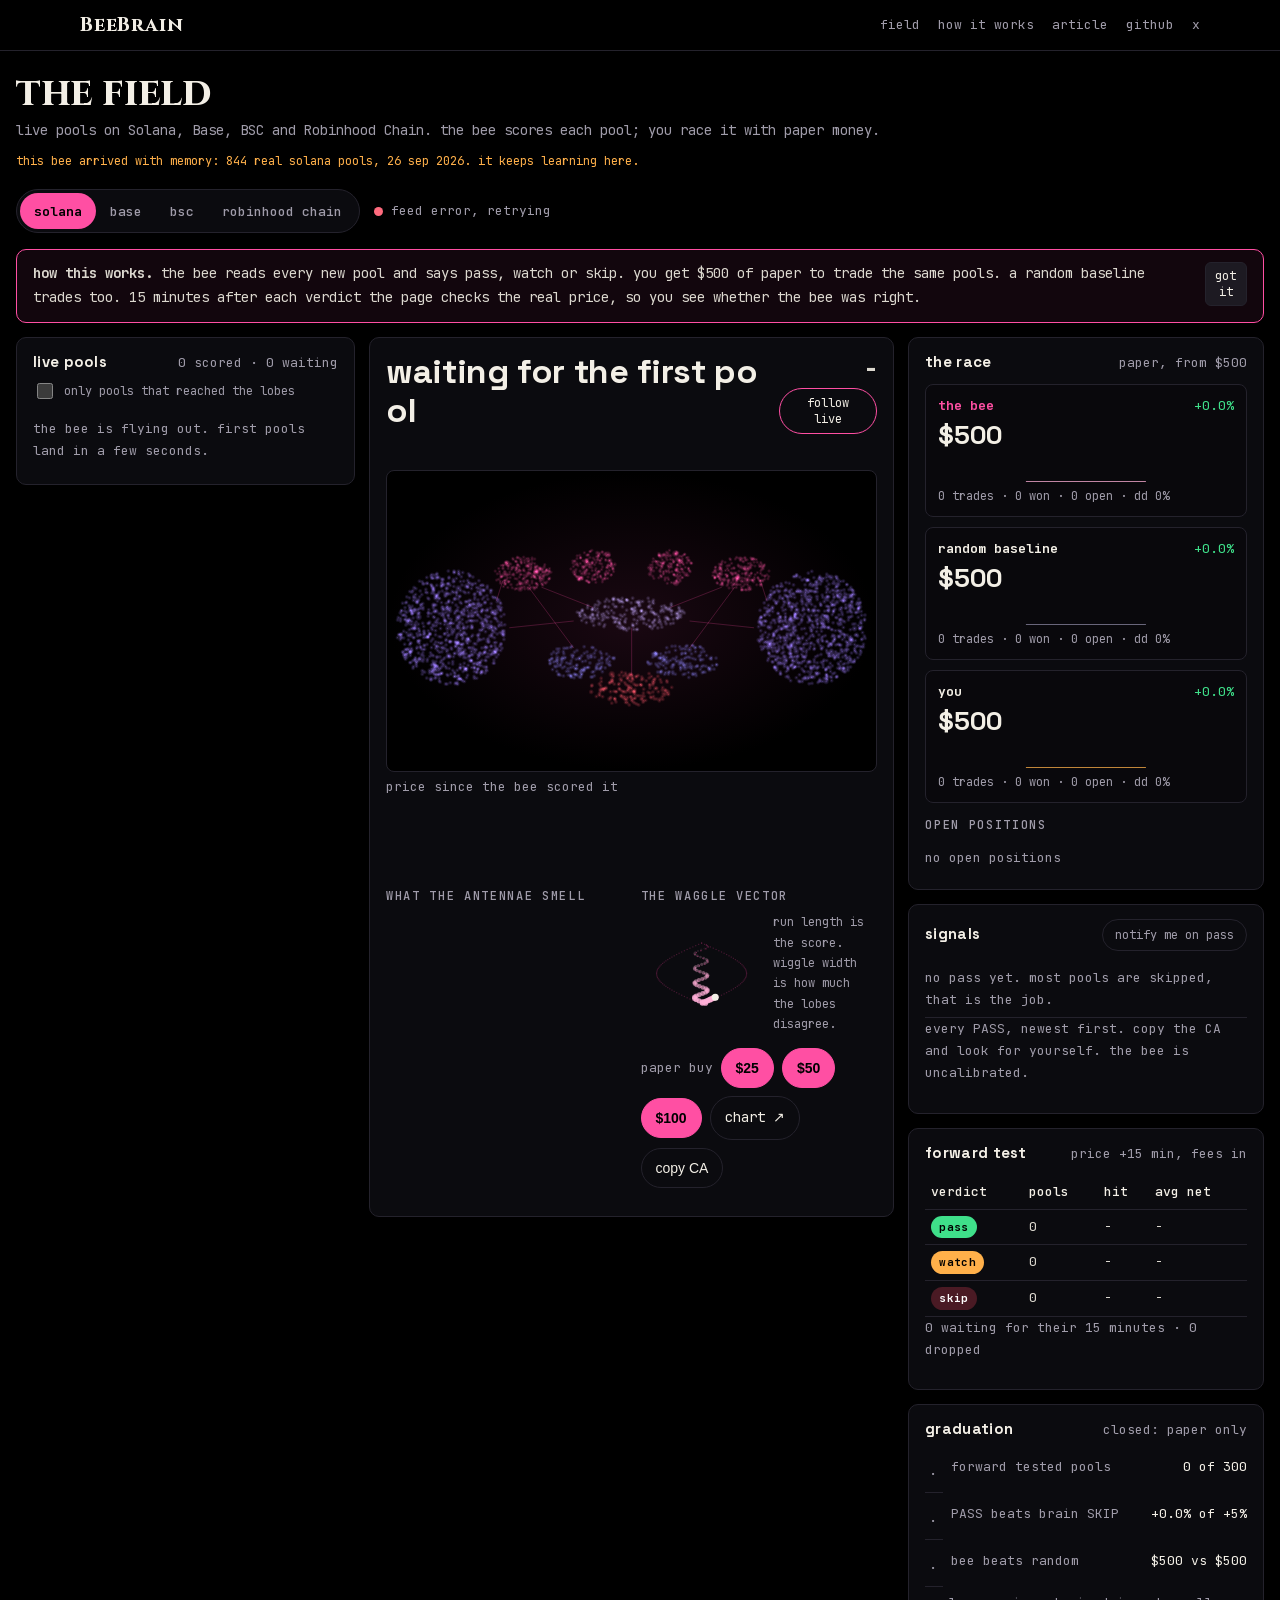
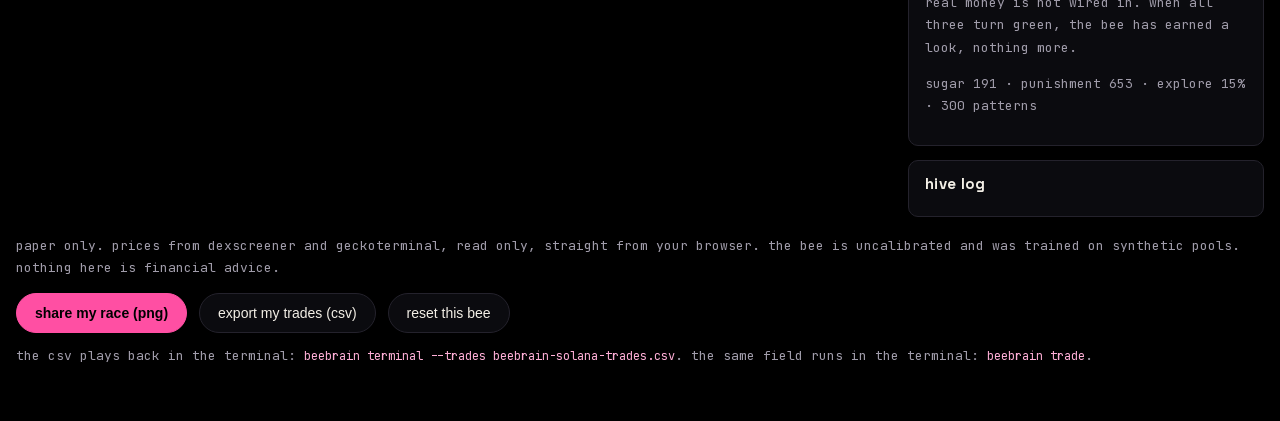
<file: web/trade/index.html>
<!doctype html>
<html lang="en">
<head>
<meta charset="utf-8">
<meta name="viewport" content="width=device-width, initial-scale=1">
<meta http-equiv="Content-Security-Policy" content="default-src 'self'; script-src 'self'; style-src 'self' 'unsafe-inline'; img-src 'self' data: blob:; font-src 'self'; connect-src 'self' https://api.dexscreener.com https://api.geckoterminal.com; base-uri 'none'; form-action 'none'">
<title>field · BeeBrain · NERVE</title>
<meta name="description" content="paper trade real memecoin pools next to a simulated honeybee brain. live data, paper money, a forward test.">
<meta name="theme-color" content="#000000">
<link rel="canonical" href="https://beebrain.pro/trade/">
<meta property="og:type" content="website">
<meta property="og:site_name" content="BeeBrain">
<meta property="og:title" content="BeeBrain · NERVE">
<meta property="og:description" content="a honeybee brain, simulated, scoring memecoin pools inside nerve">
<meta property="og:url" content="https://beebrain.pro/trade/">
<meta property="og:image" content="https://beebrain.pro/assets/brand/cover.png">
<meta property="og:image:alt" content="a honeycomb brain with the BeeBrain wordmark">
<meta name="twitter:card" content="summary_large_image">
<meta name="twitter:site" content="@beebrainnerve">
<meta name="twitter:title" content="BeeBrain · NERVE">
<meta name="twitter:description" content="a honeybee brain, simulated, scoring memecoin pools inside nerve">
<meta name="twitter:image" content="https://beebrain.pro/assets/brand/cover.png">
<link rel="icon" href="../assets/brand/favicon.ico" sizes="any">
<link rel="icon" type="image/png" sizes="32x32" href="../assets/brand/favicon-32.png">
<link rel="apple-touch-icon" href="../assets/brand/apple-touch-icon.png">
<link rel="preload" href="../assets/fonts/jetbrainsmono-latin.woff2" as="font" type="font/woff2" crossorigin>
<link rel="stylesheet" href="../assets/fonts/fonts.css">
<link rel="stylesheet" href="../assets/site.css">
<link rel="stylesheet" href="../assets/trade.css">
</head>
<body class="trade">
<a class="skip" href="#main">skip to the field</a>
<header class="bar">
  <a class="mark" href="../">BeeBrain</a>
  <nav aria-label="site">
    <a href="./" aria-current="page">field</a>
    <a class="wide-only" href="../#how">how it works</a>
    <a href="../article/">article</a>
    <a href="https://github.com/h100envy/beebrain">github</a>
    <a href="https://x.com/beebrainnerve">x</a>
  </nav>
</header>

<main id="main" class="deck">
  <div class="deck-top">
    <div>
      <h1 class="deck-title">the field</h1>
      <p class="deck-sub">live pools on Solana, Base, BSC and Robinhood Chain. the bee scores each pool; you race it with paper money.</p>
      <p id="seeded" class="seeded" hidden></p>
    </div>
    <div class="deck-controls">
      <div class="seg" role="group" aria-label="chain">
        <button type="button" data-chain="solana">solana</button>
        <button type="button" data-chain="base">base</button>
        <button type="button" data-chain="bsc">bsc</button>
        <button type="button" data-chain="robinhood">robinhood chain</button>
      </div>
      <p id="status" class="status wait" role="status"><span class="dot" aria-hidden="true"></span><span id="status-text">starting</span></p>
    </div>
  </div>

  <aside id="intro" class="intro" hidden>
    <p><b>how this works.</b> the bee reads every new pool and says pass, watch or skip. you get $500 of paper to trade the same pools.
    a random baseline trades too. 15 minutes after each verdict the page checks the real price, so you see whether the bee was right.</p>
    <button id="intro-close" type="button" class="mini">got it</button>
  </aside>

  <div class="deck-grid">
    <section class="panel col-field" aria-labelledby="h-field">
      <div class="panel-head"><h2 id="h-field">live pools</h2><span id="queue" class="dim"></span></div>
      <label class="filter"><input id="lobes-only" type="checkbox"> only pools that reached the lobes</label>
      <ul id="field-list" class="field-list"></ul>
    </section>

    <section class="panel col-focus" aria-labelledby="focus-name">
      <div class="focus-head">
        <div>
          <h2 id="focus-name">waiting for the first pool</h2>
          <p id="focus-sub" class="dim"></p>
        </div>
        <div class="focus-right">
          <span id="focus-verdict" class="verdict">-</span>
          <button id="follow" type="button" class="toggle" aria-pressed="true">follow live</button>
        </div>
      </div>
      <p id="focus-why" class="focus-why"></p>
      <div class="brain-wrap">
        <canvas id="brain" role="img" aria-label="the bee brain: antennal lobes, optic lobes, mushroom bodies, central complex and motor light up as a pool passes through"></canvas>
        <span id="stage" class="stage-tag" aria-hidden="true"></span>
      </div>
      <div class="trail-wrap">
        <div class="trail-head"><span class="dim">price since the bee scored it</span><span id="trail-move" class="num"></span></div>
        <svg id="trail" class="trail" viewBox="0 0 400 70" preserveAspectRatio="none" aria-hidden="true"></svg>
      </div>
      <div class="two-col">
        <div>
          <h3>what the antennae smell</h3>
          <div id="senses" class="senses"></div>
        </div>
        <div>
          <h3>the waggle vector</h3>
          <div class="dance-row">
            <canvas id="dance" width="120" height="120" role="img" aria-label="the waggle dance: run length is the score, wiggle width is the dissent between lobes"></canvas>
            <p class="dim">run length is the score. wiggle width is how much the lobes disagree.</p>
          </div>
          <div id="vector" class="vector"></div>
          <p id="consensus" class="dim"></p>
          <div class="buy">
            <span class="dim">paper buy</span>
            <button type="button" class="btn primary" data-buy="25">$25</button>
            <button type="button" class="btn primary" data-buy="50">$50</button>
            <button type="button" class="btn primary" data-buy="100">$100</button>
            <a id="chart" class="btn" href="#" target="_blank" rel="noopener noreferrer" hidden>chart ↗</a>
            <button id="copy-ca" type="button" class="btn" hidden>copy CA</button>
          </div>
          <p id="buy-note" class="dim" role="status"></p>
        </div>
      </div>
    </section>

    <section class="col-race" aria-label="the race">
      <div class="panel">
        <div class="panel-head"><h2>the race</h2><span class="dim">paper, from $500</span></div>
        <div id="race" class="race"></div>
        <h3>open positions</h3>
        <ul id="positions" class="positions"></ul>
      </div>
      <div class="panel signals">
        <div class="panel-head"><h2>signals</h2><button id="notify" type="button" class="toggle" aria-pressed="false">notify me on pass</button></div>
        <ul id="signals" class="signals-list"></ul>
        <p class="dim">every PASS, newest first. copy the CA and look for yourself. the bee is uncalibrated.</p>
      </div>
      <div class="panel">
        <div class="panel-head"><h2>forward test</h2><span class="dim">price +15 min, fees in</span></div>
        <table class="fwd">
          <thead><tr><th scope="col">verdict</th><th scope="col">pools</th><th scope="col">hit</th><th scope="col">avg net</th></tr></thead>
          <tbody id="fwd-body"></tbody>
        </table>
        <p id="fwd-pending" class="dim"></p>
      </div>
      <div id="gate" class="panel gate closed">
        <div class="panel-head"><h2>graduation</h2><span id="gate-state" class="dim"></span></div>
        <ul id="gate-list" class="gate-list"></ul>
        <p class="dim">real money is not wired in. when all three turn green, the bee has earned a look, nothing more.</p>
        <p id="memory" class="dim"></p>
      </div>
      <div class="panel">
        <div class="panel-head"><h2>hive log</h2></div>
        <ul id="log" class="log"></ul>
      </div>
    </section>
  </div>

  <div class="deck-foot">
    <p>paper only. prices from dexscreener and geckoterminal, read only, straight from your browser. the bee is uncalibrated and was trained on synthetic pools. nothing here is financial advice.</p>
    <div class="links">
      <button id="share" type="button" class="btn primary">share my race (png)</button>
      <button id="export" type="button" class="btn">export my trades (csv)</button>
      <button id="reset" type="button" class="btn">reset this bee</button>
    </div>
    <p class="dim">the csv plays back in the terminal: <code>beebrain terminal --trades beebrain-solana-trades.csv</code>. the same field runs in the terminal: <code>beebrain trade</code>.</p>
  </div>
</main>
<script src="bee.js"></script>
<script src="app.js"></script>
</body>
</html>
</file>
<file: web/assets/fonts/fonts.css>
/* self hosted, latin subset. licenses: OFL-*.txt in this folder */
@font-face{font-family:"Cinzel";font-style:normal;font-weight:400 900;font-display:swap;src:url("cinzel-latin.woff2") format("woff2")}
@font-face{font-family:"Space Grotesk";font-style:normal;font-weight:300 700;font-display:swap;src:url("spacegrotesk-latin.woff2") format("woff2")}
@font-face{font-family:"JetBrains Mono";font-style:normal;font-weight:100 800;font-display:swap;src:url("jetbrainsmono-latin.woff2") format("woff2")}
</file>
<file: web/assets/site.css>
/* beebrain site. black, pink, soft pink, amber, bone. no framework. */
:root {
  --bg: #000;
  --panel: #0b0b0f;
  --line: #24222c;
  --pink: #ff4fa3;
  --pink-soft: #ffafd7;
  --amber: #ffb04a;
  --bone: #f3efe6;
  --text: #dcd8cf;
  --dim: #a09caa;
  --faint: #6f6b78;
  --green: #3fe08a;
  --red: #ff6b7e;
  --mono: "JetBrains Mono", ui-monospace, Menlo, Consolas, monospace;
  --sans: "Space Grotesk", system-ui, -apple-system, sans-serif;
  --serif: "Cinzel", Georgia, serif;
  --w: 1120px;
  color-scheme: dark;
}

*, *::before, *::after { box-sizing: border-box; }
html { -webkit-text-size-adjust: 100%; scroll-behavior: smooth; }
body {
  margin: 0; background: var(--bg); color: var(--text);
  font: 15px/1.7 var(--mono); overflow-x: hidden;
}
img, video { max-width: 100%; height: auto; display: block; }
a { color: var(--pink-soft); text-underline-offset: 3px; text-decoration-thickness: 1px; }
a:hover { color: var(--pink); }
:focus-visible { outline: 2px solid var(--amber); outline-offset: 3px; border-radius: 2px; }
code { font-family: var(--mono); font-size: .92em; color: var(--pink-soft); }
h1, h2, h3 { font-family: var(--sans); color: var(--bone); letter-spacing: -.01em; line-height: 1.15; font-weight: 700; }
h2 { font-size: clamp(26px, 4vw, 36px); margin: 0 0 18px; }
h3 { font-size: 19px; margin: 0 0 6px; }
p { margin: 0 0 14px; }
strong { color: var(--bone); }

.skip { position: absolute; left: -9999px; top: 8px; background: var(--amber); color: #000; padding: 8px 12px; z-index: 10; }
.skip:focus { left: 8px; }

/* top bar */
.bar {
  position: sticky; top: 0; z-index: 5; display: flex; align-items: center; justify-content: space-between;
  gap: 16px; padding: 14px max(16px, calc((100% - var(--w)) / 2));
  background: rgba(0, 0, 0, .82); backdrop-filter: blur(8px); border-bottom: 1px solid var(--line);
}
.mark { font: 700 20px/1 var(--serif); letter-spacing: .04em; color: var(--bone); text-decoration: none; }
.bar nav { display: flex; gap: 18px; flex-wrap: wrap; justify-content: flex-end; }
.bar nav a { color: var(--dim); text-decoration: none; font-size: 13px; }
.bar nav a:hover { color: var(--bone); }

.wrap { max-width: var(--w); margin: 0 auto; padding: 0 16px; }
section { padding: 72px 0; border-top: 1px solid var(--line); }
.kicker { font-size: 12px; letter-spacing: .28em; text-transform: uppercase; color: var(--dim); margin: 0 0 10px; }
.sim-tag { font-size: 12px; letter-spacing: .12em; color: var(--dim); margin: 0; }

/* hero */
.hero { padding: 56px 0 40px; border-top: 0; }
.hero-grid { display: grid; grid-template-columns: 1.05fr .95fr; gap: 32px; align-items: center; }
.wordmark {
  font: 700 clamp(52px, 10vw, 112px)/1 var(--serif); letter-spacing: .02em; margin: 0 0 14px;
  background: linear-gradient(100deg, var(--bone) 0%, #d9d6e2 45%, var(--pink-soft) 75%, var(--pink) 100%);
  -webkit-background-clip: text; background-clip: text; color: transparent;
}
.tagline { font-size: 13px; letter-spacing: .34em; text-transform: uppercase; color: var(--dim); margin: 0 0 22px; }
.lede { font-size: 17px; color: var(--text); max-width: 34em; }
.lede b { color: var(--pink); font-weight: 500; }
.cta { display: flex; gap: 12px; flex-wrap: wrap; margin-top: 26px; }
.btn {
  display: inline-block; padding: 11px 18px; border: 1px solid var(--line); border-radius: 999px;
  color: var(--bone); text-decoration: none; font-size: 14px; background: var(--panel);
}
.btn:hover { border-color: var(--pink); color: var(--bone); }
.btn.primary { background: var(--pink); border-color: var(--pink); color: #000; font-weight: 700; }
.btn.primary:hover { background: var(--pink-soft); border-color: var(--pink-soft); color: #000; }
.hero-art img {
  width: 100%; max-width: 520px; margin-left: auto;
  -webkit-mask-image: radial-gradient(circle at 50% 50%, #000 52%, transparent 71%);
  mask-image: radial-gradient(circle at 50% 50%, #000 52%, transparent 71%);
}

.film { margin-top: 44px; }
.film figure { margin: 0; }
.frame { position: relative; border: 1px solid var(--line); border-radius: 10px; overflow: hidden; background: #000; aspect-ratio: 16 / 9; }
.frame video, .frame .poster { width: 100%; height: 100%; object-fit: cover; }
.frame .poster { display: none; }
.film figcaption { font-size: 13px; color: var(--dim); margin-top: 10px; }
@media (prefers-reduced-motion: reduce) {
  html { scroll-behavior: auto; }
  .frame video { display: none; }
  .frame .poster { display: block; }
}

/* live ticker */
.ticker { margin-top: 34px; border: 1px solid var(--line); border-radius: 12px; padding: 14px 16px; background:
  linear-gradient(120deg, rgba(255, 79, 163, .08), rgba(157, 124, 255, .06) 50%, rgba(255, 176, 74, .06)); }
.tick-head { display: flex; align-items: center; gap: 10px; flex-wrap: wrap; font-size: 14px; color: var(--bone); }
.tick-stat { color: var(--dim); font-size: 12px; margin-left: auto; }
.live-dot { width: 9px; height: 9px; border-radius: 50%; background: #3fe08a; box-shadow: 0 0 12px #3fe08a; animation: beat 2s infinite; }
@keyframes beat { 50% { opacity: .4; } }
.tick-list { list-style: none; margin: 10px 0 6px; padding: 0; min-height: 40px; }
.tick { display: grid; grid-template-columns: minmax(90px, 1fr) 70px 64px 2.2fr; gap: 10px; align-items: center; font-size: 13px;
  padding: 7px 4px; border-bottom: 1px solid var(--line); animation: drop .5s ease-out; }
.tick-sym { color: var(--bone); overflow: hidden; text-overflow: ellipsis; white-space: nowrap; }
.tick-liq { color: var(--dim); }
.tick-why { color: var(--dim); font-size: 12px; overflow: hidden; text-overflow: ellipsis; white-space: nowrap; }
.chip { display: inline-block; font-size: 11px; font-weight: 700; padding: 2px 8px; border-radius: 999px; text-align: center; }
.chip.v-pass { color: #000; background: var(--green); }
.chip.v-watch { color: #000; background: var(--amber); }
.chip.v-skip { color: #fff; background: #4a1a24; }
.tick.v-pass { box-shadow: inset 3px 0 0 var(--green); }
@keyframes drop { from { opacity: 0; transform: translateY(-6px); } }
.tick-cta { font-size: 13px; }
@media (max-width: 480px) { .tick { grid-template-columns: 1fr 58px 56px; } .tick-why { grid-column: 1 / -1; } }
@media (prefers-reduced-motion: reduce) { .tick, .live-dot { animation: none; } }

/* blocks */
.four p { font-size: 17px; margin: 0 0 6px; color: var(--bone); }
.four p span { color: var(--dim); }
.lobes { display: grid; grid-template-columns: repeat(5, 1fr); gap: 12px; margin-top: 26px; }
.lobe { border: 1px solid var(--line); border-top: 3px solid var(--c, var(--pink)); border-radius: 8px; padding: 16px; background: var(--panel); }
.lobe p { font-size: 13px; color: var(--dim); margin: 0; }
.lobe .bee { color: var(--text); margin-bottom: 8px; }
.two { display: grid; grid-template-columns: 1fr 1fr; gap: 28px; align-items: start; }
pre { margin: 0; background: var(--panel); border: 1px solid var(--line); border-radius: 8px; padding: 16px; overflow-x: auto; font-size: 13px; line-height: 1.55; }
pre code { color: var(--text); font-size: 13px; }
figure { margin: 0; }
.shot { border: 1px solid var(--line); border-radius: 8px; }
.caveat { margin-top: 18px; padding: 14px 16px; border-left: 3px solid var(--amber); background: #120d05; color: var(--bone); }
.table { overflow-x: auto; margin: 18px 0; }
table { width: 100%; border-collapse: collapse; font-size: 14px; }
caption { text-align: left; color: var(--dim); font-size: 13px; padding-bottom: 8px; }
th, td { text-align: left; padding: 8px 10px; border-bottom: 1px solid var(--line); vertical-align: top; }
th { color: var(--bone); font-weight: 500; }
tr.up td:nth-child(2) { color: var(--green); }
tr.down td:nth-child(2) { color: var(--red); }
ul.plain { list-style: none; padding: 0; margin: 0; }
ul.plain li { padding: 10px 0; border-bottom: 1px solid var(--line); }
ul.plain li b { color: var(--bone); font-weight: 500; }
.links { display: flex; gap: 12px; flex-wrap: wrap; }

.foot { padding: 40px 16px 56px; text-align: center; color: var(--dim); font-size: 13px; border-top: 1px solid var(--line); }
.foot p { margin: 4px 0; }

/* article */
.article main { max-width: 760px; margin: 0 auto; padding: 40px 16px 24px; }
.prose h1 { font-size: clamp(30px, 5vw, 44px); margin: 18px 0 10px; }
.prose h2 { font-size: clamp(22px, 3.4vw, 28px); margin: 48px 0 14px; }
.prose img { border-radius: 8px; border: 1px solid var(--line); margin: 8px 0; }
.prose figure { margin: 24px 0; }
.prose figcaption { font-size: 12px; color: var(--dim); margin-top: 6px; }
.prose ul, .prose ol { padding-left: 22px; }
.prose li { margin: 6px 0; }

/* 404 */
.lost { min-height: 70vh; display: grid; place-content: center; text-align: center; padding: 16px; }
.lost h1 { font: 700 clamp(48px, 12vw, 96px)/1 var(--serif); margin: 0 0 12px; }

@media (max-width: 900px) {
  .hero-grid, .two { grid-template-columns: 1fr; }
  .hero-art { order: -1; }
  .hero-art img { margin: 0 auto; max-width: 340px; }
  .lobes { grid-template-columns: 1fr 1fr; }
}
@media (max-width: 480px) {
  body { font-size: 14px; }
  section { padding: 52px 0; }
  .lobes { grid-template-columns: 1fr; }
  .bar nav { gap: 12px; }
  .bar nav a { font-size: 12px; }
  .bar nav .wide-only { display: none; }
  .lede { font-size: 15px; }
  .tagline { letter-spacing: .2em; }
}

/* token identity: compact, readable at mobile widths, no shortened addresses */
.token-card { margin-top: 28px; padding: 16px 20px; border: 1px solid #653048; border-radius: 12px; background: #090408; }
.token-heading { display: flex; align-items: center; gap: 16px; flex-wrap: wrap; margin-bottom: 8px; }
.token-heading strong { color: var(--pink-soft); font-size: 21px; }
.token-heading span { color: var(--dim); font-size: 12px; }
.token-contract { display: flex; align-items: center; gap: 12px; }
.token-contract > span { color: var(--pink-soft); }
.token-contract code { flex: 1; min-width: 0; overflow-wrap: anywhere; user-select: all; }
.token-contract button { flex-shrink: 0; font-family: inherit; cursor: pointer; padding: 7px 14px; }
.token-contract button:disabled { opacity: .4; cursor: default; }
.token-feedback { min-height: 1.5em; margin: 6px 0 0; font-size: 12px; color: var(--dim); }
@media (max-width: 480px) { .token-card { padding: 14px; } .token-contract { flex-wrap: wrap; } .token-contract code { flex-basis: 80%; } }
</file>
<file: web/assets/trade.css>
/* the field page */
.trade section:not(.panel) { padding: 0; border-top: 0; }
.trade section.panel { border-top: 1px solid var(--line); }
.trade .deck { max-width: 1480px; margin: 0 auto; padding: 22px 16px 40px; }
.deck-top { display: flex; justify-content: space-between; align-items: flex-end; gap: 18px; flex-wrap: wrap; margin-bottom: 16px; }
.deck-title { font: 700 clamp(28px, 4vw, 40px)/1 var(--serif); margin: 0 0 6px; color: var(--bone); }
.deck-sub { margin: 0; color: var(--dim); font-size: 14px; }
.deck-controls { display: flex; gap: 14px; align-items: center; flex-wrap: wrap; }
.seg { display: inline-flex; border: 1px solid var(--line); border-radius: 999px; padding: 3px; background: var(--panel); }
.seg button { font: 500 13px var(--mono); color: var(--dim); background: none; border: 0; border-radius: 999px; padding: 8px 14px; cursor: pointer; min-height: 36px; }
.seg button[aria-pressed="true"] { background: var(--pink); color: #000; font-weight: 700; }
.status { display: inline-flex; align-items: center; gap: 8px; margin: 0; font-size: 13px; color: var(--dim); }
.status .dot { width: 9px; height: 9px; border-radius: 50%; background: var(--amber); }
.status.ok .dot { background: var(--green); box-shadow: 0 0 10px var(--green); animation: beat 2s infinite; }
.status.bad .dot { background: var(--red); }
@keyframes beat { 50% { opacity: .45; } }

.deck-grid { display: grid; grid-template-columns: minmax(280px, 1fr) minmax(420px, 1.55fr) minmax(300px, 1.05fr); gap: 14px; align-items: start; }
.panel { background: var(--panel); border: 1px solid var(--line); border-radius: 10px; padding: 14px 16px; }
.col-race { display: grid; gap: 14px; }
.panel-head { display: flex; justify-content: space-between; align-items: baseline; gap: 10px; margin-bottom: 10px; }
.panel-head h2, .trade h3 { font-size: 15px; margin: 0; text-transform: lowercase; letter-spacing: .02em; }
.trade h3 { margin: 16px 0 8px; color: var(--dim); font-family: var(--mono); font-weight: 500; font-size: 12px; letter-spacing: .14em; text-transform: uppercase; }
.dim { color: var(--dim); font-size: 13px; }
.up { color: var(--green); }
.down { color: var(--red); }
.num { font-variant-numeric: tabular-nums; }

/* field list */
.filter { display: flex; align-items: center; gap: 8px; font-size: 12px; color: var(--dim); margin: -4px 0 8px; cursor: pointer; }
.filter input { accent-color: var(--pink); width: 16px; height: 16px; }
.field-list { list-style: none; margin: 0; padding: 0; max-height: 1060px; overflow-y: auto; }
.field-list .empty { color: var(--dim); font-size: 13px; padding: 8px 0; }
.row-btn {
  width: 100%; display: grid; grid-template-columns: 1fr 40px 54px 58px; grid-template-rows: auto auto; column-gap: 8px;
  align-items: center; text-align: left; font: 13px/1.4 var(--mono); color: var(--text); background: none;
  border: 0; border-bottom: 1px solid var(--line); padding: 8px 6px; cursor: pointer; min-height: 44px;
}
.row-btn:hover, .row.sel .row-btn { background: #15121a; }
.row.sel .row-btn { box-shadow: inset 3px 0 0 var(--pink); }
.row-btn .sym { color: var(--bone); overflow: hidden; text-overflow: ellipsis; white-space: nowrap; }
.row-btn .why { grid-column: 1 / -1; color: var(--dim); font-size: 12px; overflow: hidden; text-overflow: ellipsis; white-space: nowrap; }
.chip { display: inline-block; font-size: 11px; font-weight: 700; padding: 2px 8px; border-radius: 999px; text-align: center; letter-spacing: .04em; }
.v-pass { color: #000; background: var(--green); }
.v-watch { color: #000; background: var(--amber); }
.v-skip { color: #fff; background: #4a1a24; }

/* focus */
.focus-head { display: flex; justify-content: space-between; gap: 12px; align-items: flex-start; }
.focus-head h2 { font-size: clamp(24px, 3vw, 34px); margin: 0 0 4px; word-break: break-all; }
.focus-head p { margin: 0; }
.focus-right { display: flex; flex-direction: column; align-items: flex-end; gap: 8px; }
.verdict { font: 700 28px/1 var(--sans); letter-spacing: .02em; }
.verdict.v-pass { color: var(--green); background: none; }
.verdict.v-watch { color: var(--amber); background: none; }
.verdict.v-skip { color: var(--red); background: none; }
.toggle { font: 12px var(--mono); color: var(--dim); background: none; border: 1px solid var(--line); border-radius: 999px; padding: 6px 12px; cursor: pointer; min-height: 32px; }
.toggle[aria-pressed="true"] { color: var(--bone); border-color: var(--pink); }
.focus-why { color: var(--pink-soft); font-size: 13px; margin: 8px 0 0; min-height: 1.4em; }
.brain-wrap { position: relative; margin: 10px 0 4px; border: 1px solid var(--line); border-radius: 8px; background: radial-gradient(ellipse at center, #1a0812 0%, #000 70%); }
#brain { width: 100%; height: 300px; display: block; }
.stage-tag { position: absolute; left: 12px; bottom: 10px; font-size: 12px; color: var(--pink-soft); letter-spacing: .1em; text-transform: uppercase; }
.two-col { display: grid; grid-template-columns: 1fr 1fr; gap: 18px; }
.sense, .lobe-row { display: grid; grid-template-columns: 104px 1fr 40px; gap: 8px; align-items: center; font-size: 13px; margin: 5px 0; }
.lobe-row { grid-template-columns: 76px 1fr 40px; }
.lobe-row .note { grid-column: 2 / -1; color: var(--dim); font-size: 12px; margin-top: -4px; }
.sense .lab, .lobe-row .lab { color: var(--dim); }
.meter { height: 8px; background: #1d1a22; border-radius: 4px; overflow: hidden; }
.meter i { display: block; height: 100%; background: var(--pink); border-radius: 4px; transition: width .4s; }
.sense.noise .meter i { background: #6b5a78; }
.lobe-row.antennal .meter i { background: #8f84ff; }
.lobe-row.optic .meter i { background: #9d7cff; }
.lobe-row.central .meter i { background: #c4a8ff; }
.tripped { color: var(--red); font-weight: 700; }
.clear { color: var(--green); }
.buy { display: flex; flex-wrap: wrap; gap: 8px; align-items: center; margin-top: 14px; }
.buy .btn { padding: 9px 14px; min-height: 40px; }
.btn:disabled { opacity: .35; cursor: not-allowed; }

.intro { display: flex; gap: 14px; align-items: flex-start; border: 1px solid var(--pink); border-radius: 10px; padding: 12px 16px; margin: 0 0 14px; background: #12060d; }
.intro p { margin: 0; font-size: 14px; }
.intro[hidden] { display: none; }
.trail-wrap { margin: 4px 0 6px; }
.trail-head { display: flex; justify-content: space-between; font-size: 12px; }
.trail { width: 100%; height: 70px; display: block; }
.trail .line { fill: none; stroke: var(--pink-soft); stroke-width: 1.6; vector-effect: non-scaling-stroke; }
.trail .base { stroke: var(--line); stroke-dasharray: 3 3; vector-effect: non-scaling-stroke; }
.trail .due { stroke: var(--amber); stroke-dasharray: 2 3; vector-effect: non-scaling-stroke; }
.dance-row { display: grid; grid-template-columns: 120px 1fr; gap: 12px; align-items: center; margin-bottom: 6px; }
.dance-row p { margin: 0; font-size: 12px; }
#dance { width: 120px; height: 120px; }

.signals-list { list-style: none; margin: 0; padding: 0; max-height: 260px; overflow-y: auto; }
.signals-list li { display: grid; grid-template-columns: 1fr 60px 70px auto; gap: 8px; align-items: center; font-size: 13px; padding: 6px 0; border-bottom: 1px solid var(--line); }
.signals-list .sym { color: var(--bone); overflow: hidden; text-overflow: ellipsis; white-space: nowrap; }
.signals-list .empty { display: block; color: var(--dim); }
.seeded { margin: 8px 0 0; font-size: 12px; color: var(--amber); }
.row.fresh .row-btn { animation: fresh 1.6s ease-out; }
@keyframes fresh { from { background: rgba(255, 79, 163, .22); } }
.row.fresh.pass .row-btn { animation-name: fresh-pass; }
@keyframes fresh-pass { from { background: rgba(63, 224, 138, .28); } }
.focus-flash { animation: flash .7s ease-out; }
@keyframes flash { from { text-shadow: 0 0 18px currentColor; } }
@media (prefers-reduced-motion: reduce) { .row.fresh .row-btn, .focus-flash { animation: none; } }

/* race */
.race { display: grid; gap: 10px; }
.acct { border: 1px solid var(--line); border-radius: 8px; padding: 10px 12px; background: #09080c; }
.acct.lead { border-color: var(--pink); box-shadow: 0 0 0 1px rgba(255, 79, 163, .25), 0 0 24px rgba(255, 79, 163, .12); }
.acct-top { display: flex; justify-content: space-between; font-size: 13px; }
.acct-name { color: var(--bone); font-weight: 700; }
.acct.bee .acct-name { color: var(--pink); }
.acct-eq { font: 700 26px/1.1 var(--sans); color: var(--bone); margin: 4px 0; font-variant-numeric: tabular-nums; }
.sparkline { width: 100%; height: 28px; display: block; }
.sparkline path { fill: none; stroke: var(--pink-soft); stroke-width: 1.5; vector-effect: non-scaling-stroke; }
.acct.random .sparkline path { stroke: #8a86a0; }
.acct.you .sparkline path { stroke: var(--amber); }
.acct-meta { color: var(--dim); font-size: 12px; margin-top: 4px; }
.positions, .log, .gate-list { list-style: none; margin: 0; padding: 0; }
.pos { display: grid; grid-template-columns: 44px 1fr 44px 54px 52px; gap: 6px; align-items: center; font-size: 13px; padding: 6px 0; border-bottom: 1px solid var(--line); }
.pos .sym { color: var(--bone); overflow: hidden; text-overflow: ellipsis; white-space: nowrap; }
.who { font-size: 11px; text-transform: uppercase; letter-spacing: .08em; color: var(--dim); }
.who.bee { color: var(--pink); }
.who.you { color: var(--amber); }
.mini { font: 12px var(--mono); color: var(--bone); background: #1d1a22; border: 1px solid var(--line); border-radius: 6px; padding: 5px 8px; cursor: pointer; min-height: 30px; }
.mini.ghost { background: none; border: 0; color: var(--dim); cursor: default; text-align: right; }
.positions .empty, .log .empty { color: var(--dim); font-size: 13px; padding: 6px 0; }
.fwd { width: 100%; font-size: 13px; }
.fwd th, .fwd td { padding: 6px 6px; }
.gate.open { border-color: var(--green); }
.gate-list li { display: grid; grid-template-columns: 18px 1fr auto; gap: 8px; font-size: 13px; padding: 5px 0; color: var(--dim); }
.gate-list li.ok { color: var(--green); }
.gate-list .num { color: var(--bone); }
.log li { display: grid; grid-template-columns: 44px 1fr; gap: 8px; font-size: 12px; padding: 3px 0; }
.log .t-good { color: var(--green); }
.log .t-bad { color: var(--red); }
.log .t-entry { color: var(--bone); }
.log .t-dim { color: var(--dim); }
.deck-foot { margin-top: 18px; color: var(--dim); font-size: 13px; }
.deck-foot .links { margin: 12px 0; }

@media (max-width: 1180px) {
  .deck-grid { grid-template-columns: 1fr 1fr; }
  .col-focus { grid-column: 1 / -1; order: -1; }
}
@media (max-width: 720px) {
  .deck-grid { grid-template-columns: 1fr; }
  .two-col { grid-template-columns: 1fr; }
  #brain { height: 220px; }
  .field-list { max-height: 460px; }
  .seg button { padding: 8px 10px; }
  .bar nav .wide-only { display: none; }
}
@media (prefers-reduced-motion: reduce) {
  .status.ok .dot { animation: none; }
  .meter i { transition: none; }
}
</file>
